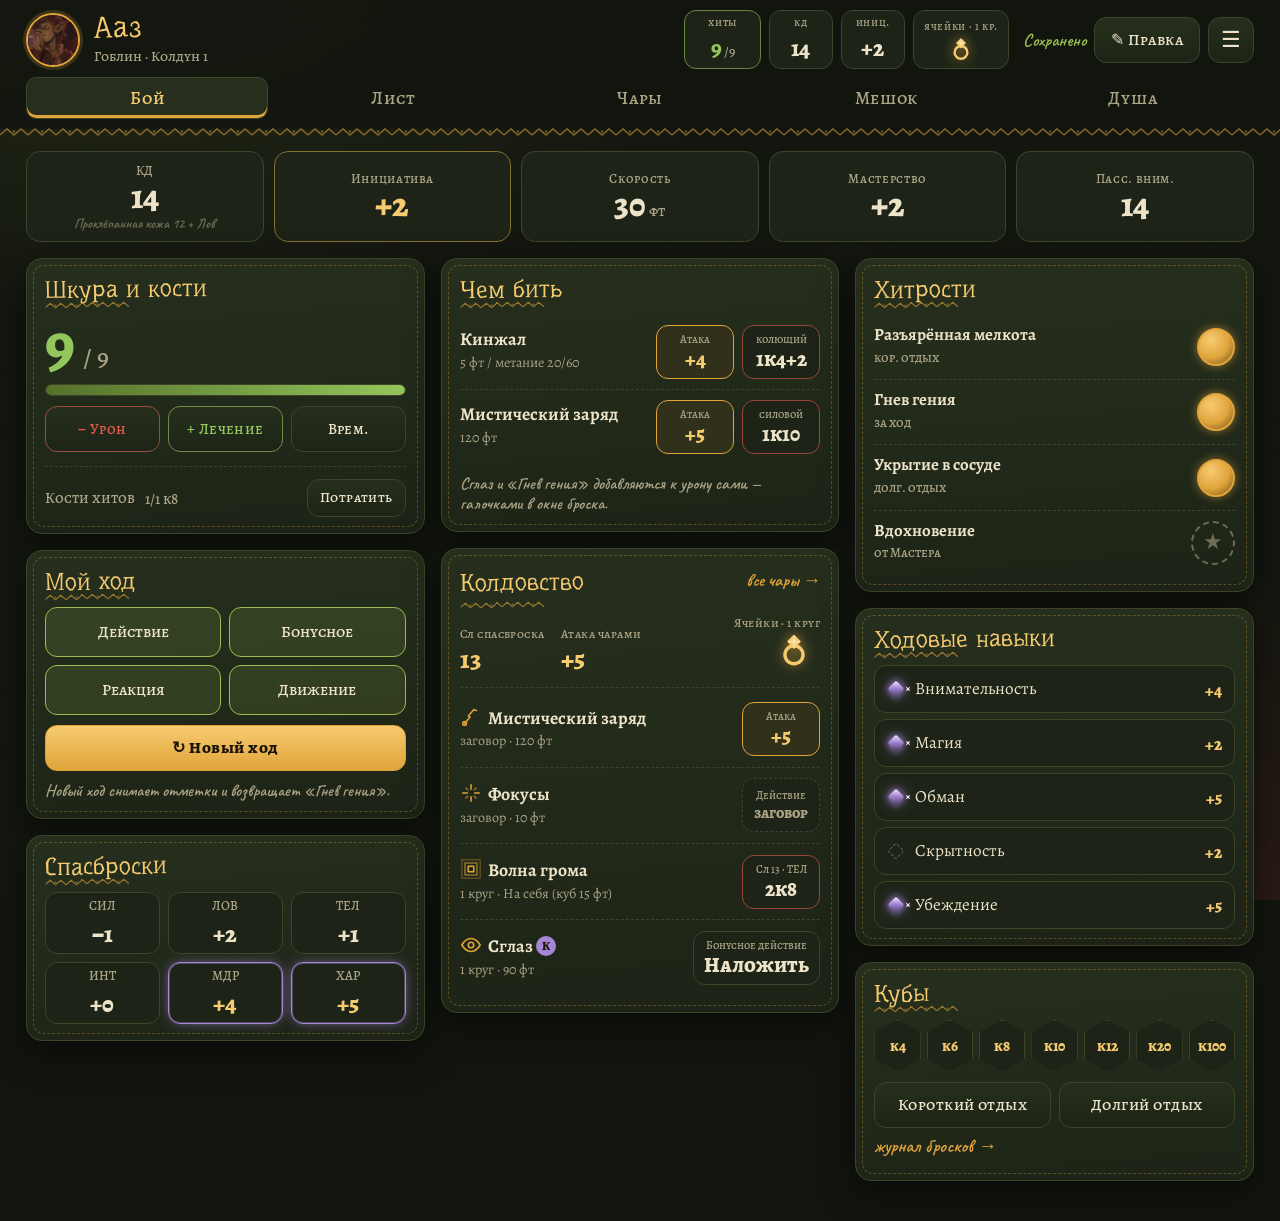
<file: index.html>
<!doctype html>
<html lang="ru"><head><meta charset="utf-8">
<meta name="viewport" content="width=device-width,initial-scale=1,viewport-fit=cover">
<title>Лист гоблина</title>
<meta name="description" content="Лист персонажа D&D 5e (2014) — Ааз, гоблин-колдун Гения. Броски, урон, ячейки, отдых. Работает без интернета.">
<meta name="theme-color" content="#12150e">
<meta name="apple-mobile-web-app-capable" content="yes">
<meta name="mobile-web-app-capable" content="yes">
<meta name="apple-mobile-web-app-status-bar-style" content="black-translucent">
<meta name="apple-mobile-web-app-title" content="Ааз">
<link rel="manifest" href="manifest.webmanifest">
<link rel="icon" href="icon-192.png">
<link rel="apple-touch-icon" href="apple-touch-icon.png">
<link rel="preload" href="fonts/alegreya-cyrillic-400-normal.woff2" as="font" type="font/woff2" crossorigin>
<link rel="preload" href="fonts/underdog-cyrillic-400-normal.woff2" as="font" type="font/woff2" crossorigin>
<link rel="stylesheet" href="style.css">
</head><body>
<div id="shell"></div>
<noscript><p style="padding:20px">Для листа нужен JavaScript.</p></noscript>
<script src="data.js"></script>
<script src="app.js"></script>
</body></html>
</file>
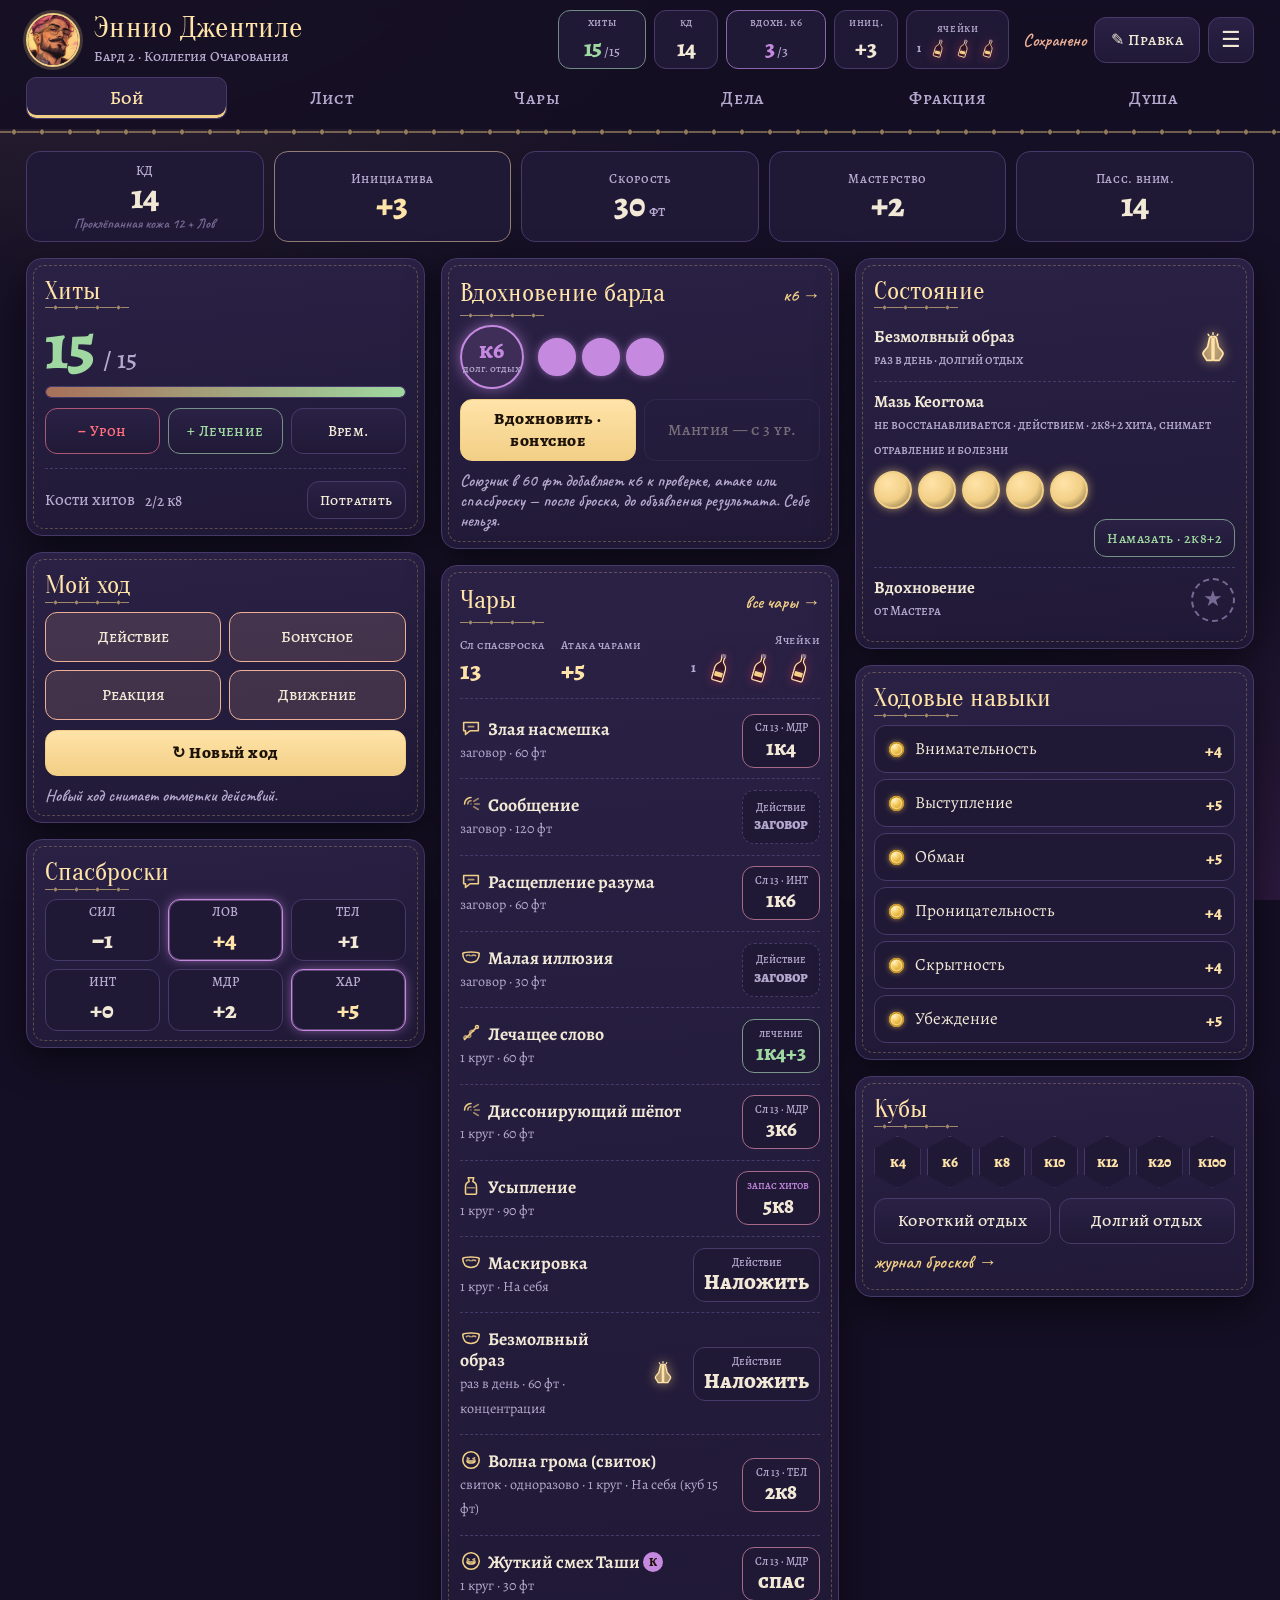
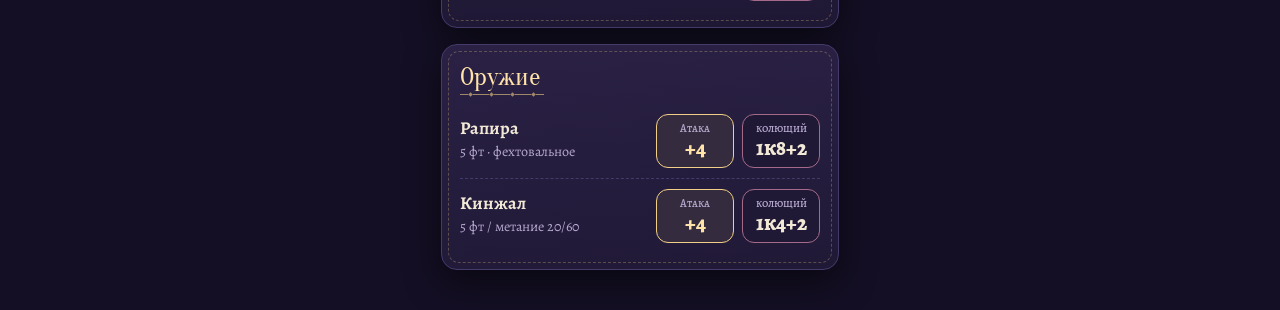
<file: ennio-sheet/index.html>
<!doctype html>
<html lang="ru"><head><meta charset="utf-8">
<meta name="viewport" content="width=device-width,initial-scale=1,viewport-fit=cover">
<title>Эннио Джентиле — лист</title>
<meta name="description" content="Лист персонажа D&amp;D 5e (2014) — Эннио Джентиле, бард из торгового дома Джентиле. Броски, вдохновение, ячейки, отдых. Работает без интернета.">
<meta name="theme-color" content="#140f24">
<meta name="apple-mobile-web-app-capable" content="yes">
<meta name="mobile-web-app-capable" content="yes">
<meta name="apple-mobile-web-app-status-bar-style" content="black-translucent">
<meta name="apple-mobile-web-app-title" content="Эннио">
<link rel="manifest" href="manifest.webmanifest">
<link rel="icon" href="icon-192.png">
<link rel="apple-touch-icon" href="apple-touch-icon.png">
<link rel="preload" href="fonts/alegreya-cyrillic-400-normal.woff2" as="font" type="font/woff2" crossorigin>
<link rel="preload" href="fonts/oranienbaum-cyrillic-400-normal.woff2" as="font" type="font/woff2" crossorigin>
<link rel="stylesheet" href="style.css">
</head><body>
<div id="shell"></div>
<noscript><p style="padding:20px">Для листа нужен JavaScript.</p></noscript>
<script src="data.js"></script>
<script src="app.js"></script>
</body></html>
</file>
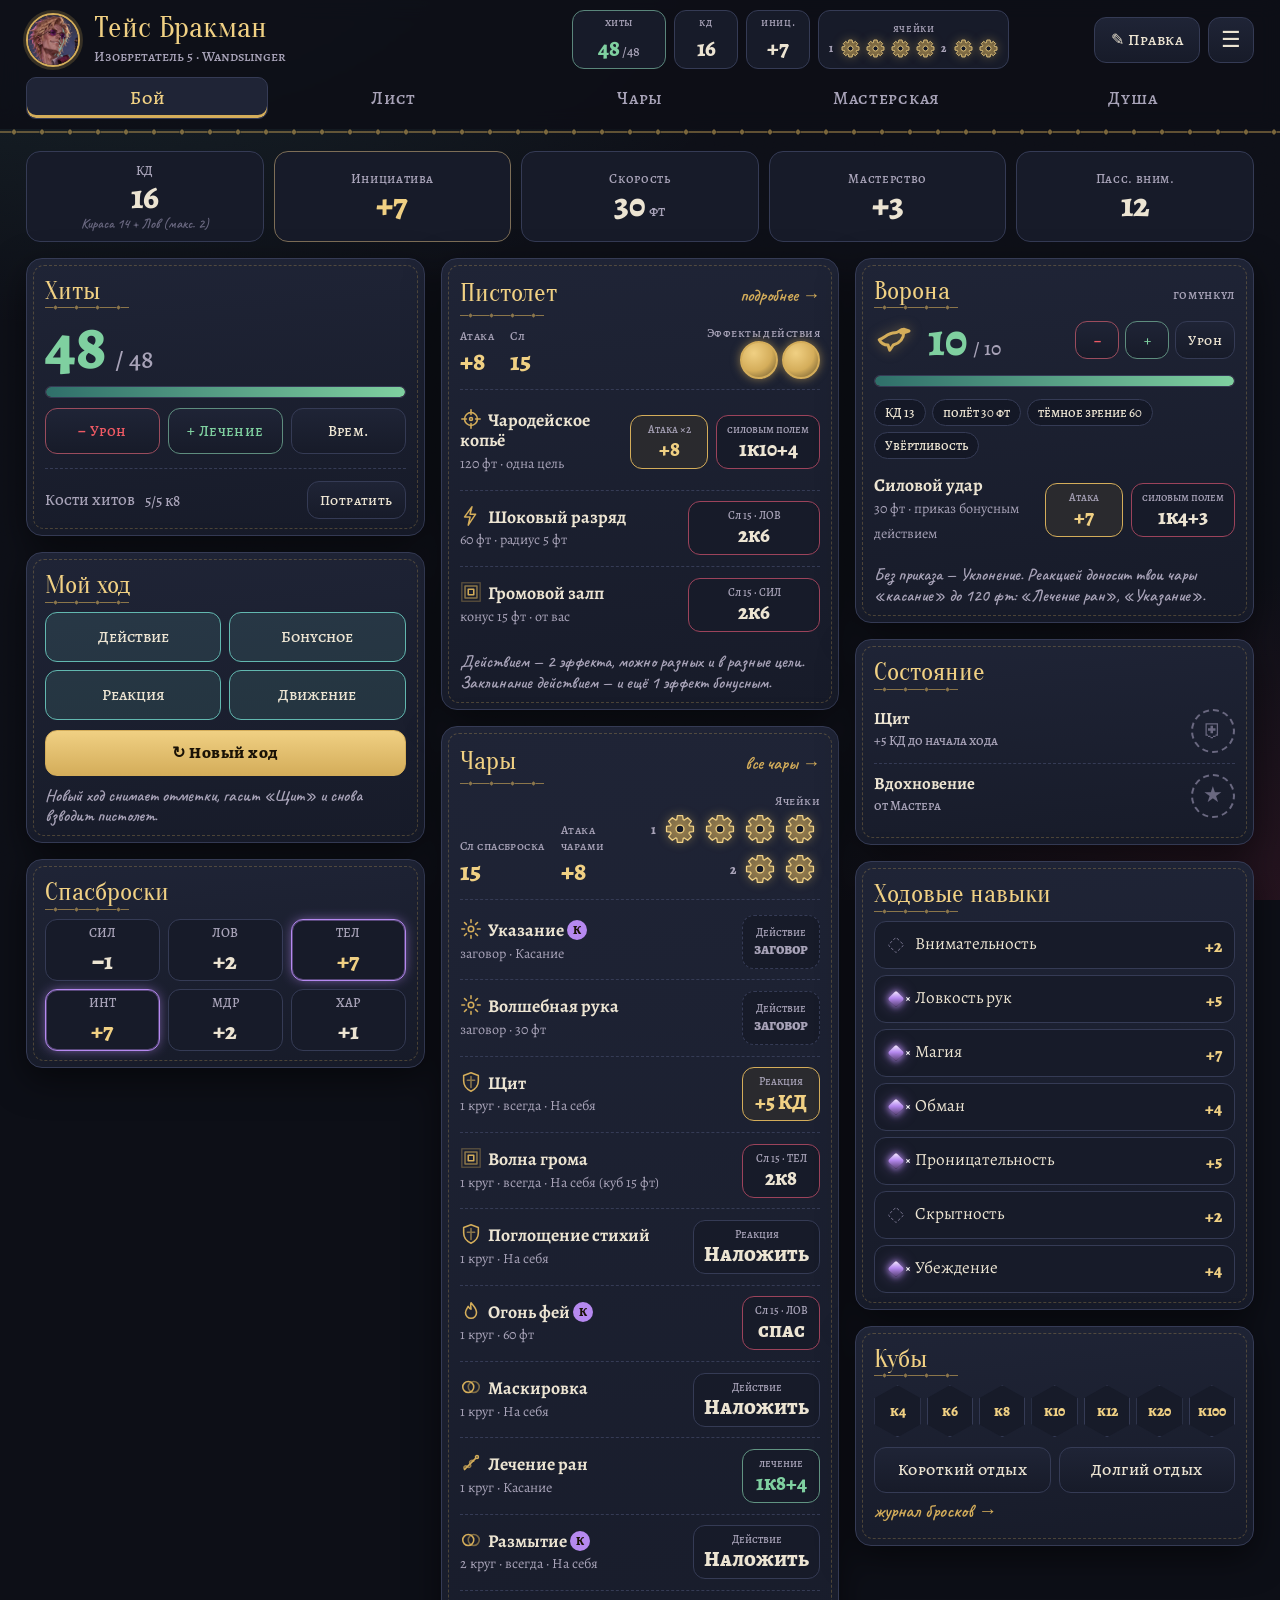
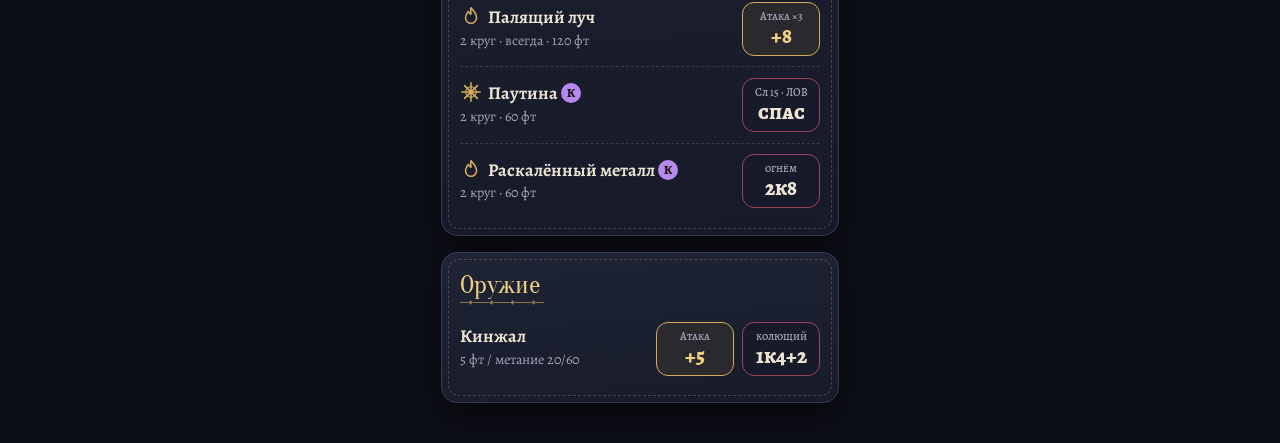
<file: teis-sheet/index.html>
<!doctype html>
<html lang="ru"><head><meta charset="utf-8">
<meta name="viewport" content="width=device-width,initial-scale=1,viewport-fit=cover">
<title>Тейс Бракман — лист</title>
<meta name="description" content="Лист персонажа D&D 5e (2014) — Тейс Бракман, изобретатель-Wandslinger из Кеттердама. Броски, пистолет, ворона, ячейки, инфузии. Работает без интернета.">
<meta name="theme-color" content="#0d0f17">
<meta name="apple-mobile-web-app-capable" content="yes">
<meta name="mobile-web-app-capable" content="yes">
<meta name="apple-mobile-web-app-status-bar-style" content="black-translucent">
<meta name="apple-mobile-web-app-title" content="Тейс">
<link rel="manifest" href="manifest.webmanifest">
<link rel="icon" href="icon-192.png">
<link rel="apple-touch-icon" href="apple-touch-icon.png">
<link rel="preload" href="fonts/alegreya-cyrillic-400-normal.woff2" as="font" type="font/woff2" crossorigin>
<link rel="preload" href="fonts/oranienbaum-cyrillic-400-normal.woff2" as="font" type="font/woff2" crossorigin>
<link rel="stylesheet" href="style.css">
</head><body>
<div id="shell"></div>
<noscript><p style="padding:20px">Для листа нужен JavaScript.</p></noscript>
<script src="data.js"></script>
<script src="app.js"></script>
</body></html>
</file>
<file: style.css>
/* ===== шрифты (лежат локально — работают офлайн) ===== */
@font-face{font-family:"Underdog";src:url(fonts/underdog-cyrillic-400-normal.woff2) format("woff2");unicode-range:U+0301,U+0400-045F,U+0490-0491,U+04B0-04B1,U+2116;font-display:swap}
@font-face{font-family:"Underdog";src:url(fonts/underdog-latin-400-normal.woff2) format("woff2");unicode-range:U+0000-00FF,U+2000-206F,U+2190-21FF;font-display:swap}
@font-face{font-family:"Alegreya";font-weight:400;src:url(fonts/alegreya-cyrillic-400-normal.woff2) format("woff2");unicode-range:U+0301,U+0400-045F,U+0490-0491,U+04B0-04B1,U+2116;font-display:swap}
@font-face{font-family:"Alegreya";font-weight:400;src:url(fonts/alegreya-latin-400-normal.woff2) format("woff2");unicode-range:U+0000-00FF,U+2000-206F,U+2190-21FF,U+2212;font-display:swap}
@font-face{font-family:"Alegreya";font-weight:400;font-style:italic;src:url(fonts/alegreya-cyrillic-400-italic.woff2) format("woff2");unicode-range:U+0301,U+0400-045F,U+0490-0491,U+04B0-04B1,U+2116;font-display:swap}
@font-face{font-family:"Alegreya";font-weight:400;font-style:italic;src:url(fonts/alegreya-latin-400-italic.woff2) format("woff2");unicode-range:U+0000-00FF,U+2000-206F;font-display:swap}
@font-face{font-family:"Alegreya";font-weight:700;src:url(fonts/alegreya-cyrillic-700-normal.woff2) format("woff2");unicode-range:U+0301,U+0400-045F,U+0490-0491,U+04B0-04B1,U+2116;font-display:swap}
@font-face{font-family:"Alegreya";font-weight:700;src:url(fonts/alegreya-latin-700-normal.woff2) format("woff2");unicode-range:U+0000-00FF,U+2000-206F,U+2212;font-display:swap}
@font-face{font-family:"Alegreya SC";font-weight:500;src:url(fonts/alegreya-sc-cyrillic-500-normal.woff2) format("woff2");unicode-range:U+0301,U+0400-045F,U+0490-0491,U+04B0-04B1,U+2116;font-display:swap}
@font-face{font-family:"Alegreya SC";font-weight:500;src:url(fonts/alegreya-sc-latin-500-normal.woff2) format("woff2");unicode-range:U+0000-00FF,U+2000-206F,U+2212;font-display:swap}
@font-face{font-family:"Alegreya SC";font-weight:800;src:url(fonts/alegreya-sc-cyrillic-800-normal.woff2) format("woff2");unicode-range:U+0301,U+0400-045F,U+0490-0491,U+04B0-04B1,U+2116;font-display:swap}
@font-face{font-family:"Alegreya SC";font-weight:800;src:url(fonts/alegreya-sc-latin-800-normal.woff2) format("woff2");unicode-range:U+0000-00FF,U+2000-206F,U+2212;font-display:swap}
@font-face{font-family:"Caveat";font-weight:600;src:url(fonts/caveat-cyrillic-600-normal.woff2) format("woff2");unicode-range:U+0301,U+0400-045F,U+0490-0491,U+04B0-04B1,U+2116;font-display:swap}
@font-face{font-family:"Caveat";font-weight:600;src:url(fonts/caveat-latin-600-normal.woff2) format("woff2");unicode-range:U+0000-00FF,U+2000-206F,U+2190-21FF;font-display:swap}

/* ===== темы ===== */
:root{
  --bg:#12150e;--bg2:#191e13;--card:#1d2417;--card2:#262f1d;--line:#3e4429;--stitch:rgba(224,164,58,.32);
  --ink:#ede3c9;--mut:#aaa385;--dim:#6f6c55;
  --gold:#e0a43a;--gold2:#f6cb70;--moss:#9bbd52;--moss-d:#55702a;--wine:#9a2f33;--berry:#d8473f;--bell:#a585d6;
  --good:#93c65c;--bad:#e2584e;--onGold:#1d1408;--glass:rgba(18,21,14,.86);
  --sh:0 12px 34px rgba(0,0,0,.5);
  --f-disp:"Underdog","Alegreya",serif;--f-body:"Alegreya",Georgia,serif;--f-sc:"Alegreya SC","Alegreya",serif;--f-hand:"Caveat",cursive;
  --zig:url("data:image/svg+xml,%3Csvg xmlns='http://www.w3.org/2000/svg' width='28' height='8' viewBox='0 0 28 8'%3E%3Cpath d='M0 7 7 1l7 6 7-6 7 6' fill='none' stroke='%23000' stroke-width='1.6'/%3E%3Ccircle cx='14' cy='3.6' r='1.1'/%3E%3C/svg%3E");
  color-scheme:dark;
}
:root[data-pal="vellum"]{
  --bg:#e4d6b2;--bg2:#dccba2;--card:#f5ecd6;--card2:#fbf4e3;--line:#cbb68b;--stitch:rgba(138,90,18,.38);
  --ink:#2a2116;--mut:#6a5a3d;--dim:#a2906d;
  --gold:#8a5a12;--gold2:#a8701a;--moss:#4f6c1f;--moss-d:#7d9a46;--wine:#7d1f24;--berry:#b3332c;--bell:#6b4c9a;
  --good:#3d7a1c;--bad:#b0342a;--onGold:#fff7e6;--glass:rgba(244,236,214,.9);--sh:0 10px 26px rgba(70,50,20,.18);color-scheme:light;
}
:root[data-pal="mirror"]{
  --bg:#140909;--bg2:#1c0d0f;--card:#251012;--card2:#311618;--line:#5a2a2d;--stitch:rgba(214,176,96,.32);
  --ink:#f3e5d0;--mut:#c6a690;--dim:#7d5d55;
  --gold:#d8b264;--gold2:#f2d390;--moss:#d8b264;--moss-d:#8e6b2c;--wine:#b8343a;--berry:#e24b4b;--bell:#c48ad8;
  --good:#b9cf73;--bad:#ef5f57;--onGold:#1c0c08;--glass:rgba(20,9,9,.86);
}

*{box-sizing:border-box}
[hidden]{display:none!important}
html{-webkit-text-size-adjust:100%;background:var(--bg)}
body{margin:0;min-height:100vh;background:var(--bg);color:var(--ink);font:400 17px/1.45 var(--f-body);-webkit-tap-highlight-color:transparent;overflow-x:hidden;
  background-image:radial-gradient(1200px 700px at 8% -10%,color-mix(in srgb,var(--moss) 14%,transparent),transparent 60%),radial-gradient(900px 700px at 105% 110%,color-mix(in srgb,var(--wine) 22%,transparent),transparent 60%);background-attachment:fixed}
body::after{content:"";position:fixed;inset:0;pointer-events:none;z-index:0;opacity:.07;mix-blend-mode:overlay;
  background-image:url("data:image/svg+xml,%3Csvg xmlns='http://www.w3.org/2000/svg' width='160' height='160'%3E%3Cfilter id='n'%3E%3CfeTurbulence type='fractalNoise' baseFrequency='.9' numOctaves='2'/%3E%3C/filter%3E%3Crect width='160' height='160' filter='url(%23n)'/%3E%3C/svg%3E")}
button,input,select,textarea{font:inherit;color:inherit}
button{cursor:pointer;touch-action:manipulation}
b{font-weight:700}

/* светлячки-споры */
.spores{position:fixed;inset:0;pointer-events:none;z-index:0;overflow:hidden}
.spores i{position:absolute;width:4px;height:4px;border-radius:50%;background:var(--gold2);box-shadow:0 0 10px 2px color-mix(in srgb,var(--gold) 70%,transparent);opacity:0;animation:spore 12s ease-in-out infinite}
@keyframes spore{0%{opacity:0;transform:translate(0,0)}30%{opacity:.55}70%{opacity:.35}100%{opacity:0;transform:translate(30px,-90px)}}
:root[data-pal="vellum"] .spores{display:none}

/* ===== шапка ===== */
.top{position:sticky;top:0;z-index:20;background:var(--glass);-webkit-backdrop-filter:blur(10px);backdrop-filter:blur(10px);padding-top:env(safe-area-inset-top)}
.top::after{content:"";position:absolute;left:0;right:0;bottom:-7px;height:8px;background:var(--gold);opacity:.55;-webkit-mask:var(--zig) repeat-x left/28px 8px;mask:var(--zig) repeat-x left/28px 8px}
.top-in{max-width:1260px;margin:0 auto;display:flex;align-items:center;gap:14px;padding:10px 16px 6px}
.ava{flex:none;width:54px;height:54px;border-radius:50%;padding:0;border:2px solid var(--gold);overflow:hidden;background:var(--card);box-shadow:0 0 0 3px color-mix(in srgb,var(--gold) 20%,transparent)}
.ava img{width:100%;height:100%;object-fit:cover;object-position:50% 14%;transform:scale(1.7);transform-origin:50% 14%}
.who{min-width:0;display:flex;flex-direction:column;line-height:1.1}
.who b{font:400 30px/1 var(--f-disp);color:var(--gold2);letter-spacing:.5px;transform:rotate(-2deg);transform-origin:left;white-space:nowrap}
.who small{font:500 14px var(--f-sc);color:var(--mut);margin-top:4px;white-space:nowrap}
.vitals{display:flex;gap:8px;margin-left:auto;flex-wrap:wrap;justify-content:flex-end}
.vit{display:flex;flex-direction:column;align-items:center;justify-content:center;min-width:64px;min-height:52px;padding:4px 10px;border-radius:12px;border:1px solid var(--line);background:var(--card);line-height:1}
button.vit:active{transform:translateY(1px)}
.vit small{font:500 11px var(--f-sc);color:var(--mut);letter-spacing:.06em;text-transform:lowercase;margin-bottom:3px}
.vit b{font:800 23px var(--f-sc);color:var(--ink)}
.vit em{font:500 14px var(--f-sc);color:var(--mut);font-style:normal}
.vit.hp{flex-direction:row;flex-wrap:wrap;gap:0 2px;align-items:baseline;border-color:color-mix(in srgb,var(--good) 50%,var(--line))}
.vit.hp small{width:100%;text-align:center}
.vit.hp b{color:var(--good)}
.vit.hp.low b{color:var(--gold2)} .vit.hp.down b{color:var(--bad)}
.vit .tmp{font:800 13px var(--f-sc);color:var(--bell);margin-left:3px}
.vit.slots span{display:flex;gap:2px}
.vit.conc{border-color:var(--bell);max-width:150px}.vit.conc b{font:700 15px var(--f-body);color:var(--bell);white-space:nowrap;overflow:hidden;text-overflow:ellipsis;max-width:130px}
.tools{display:flex;align-items:center;gap:8px}
.status{font:600 18px var(--f-hand);color:var(--moss);opacity:0;transition:opacity .3s}.status.on{opacity:1}
.tabs{max-width:1260px;margin:0 auto;display:flex;gap:4px;padding:2px 16px 10px;overflow-x:auto;scrollbar-width:none}
.tabs::-webkit-scrollbar{display:none}
.tabs button{flex:1 1 0;min-width:84px;min-height:42px;border:1px solid transparent;border-radius:10px;background:none;color:var(--mut);font:500 18px var(--f-sc);letter-spacing:.04em}
.tabs button.on{background:var(--card2);color:var(--gold2);border-color:var(--line);box-shadow:inset 0 -3px 0 var(--gold)}

/* ===== кнопки ===== */
.btn{display:inline-flex;align-items:center;justify-content:center;gap:6px;min-height:46px;padding:8px 16px;border-radius:12px;border:1px solid var(--line);background:linear-gradient(180deg,var(--card2),var(--card));color:var(--ink);font:500 16px var(--f-sc);letter-spacing:.03em;transition:transform .08s,filter .15s}
.btn:active{transform:translateY(1px);filter:brightness(1.1)}
.btn:disabled{opacity:.4}
.btn.small{min-height:38px;padding:4px 12px;font-size:14px}
.btn.icon{width:46px;padding:0;font-size:22px}
.btn.gold,.btn.pre{background:linear-gradient(180deg,var(--gold2),var(--gold));color:var(--onGold);border-color:var(--gold);font-weight:800}
.btn.good{border-color:color-mix(in srgb,var(--good) 55%,var(--line));color:var(--good)}
.btn.bad{border-color:color-mix(in srgb,var(--bad) 55%,var(--line));color:var(--bad)}
.btn.good.pre{background:var(--good);color:var(--onGold)} .btn.bad.pre{background:var(--bad);color:#fff}
.btn.ghost{background:none}
.btn.wide{width:100%}.btn.big{min-height:56px;font-size:19px;padding:0 28px}
.btn.on{border-color:var(--moss);color:var(--moss)}
.edit-btn.on{background:var(--moss);color:var(--onGold);border-color:var(--moss);font-weight:800}
.lnk{background:none;border:0;color:var(--gold);font:600 19px var(--f-hand);padding:6px 0;min-height:36px}
.row2,.row3{display:grid;gap:8px;margin-top:10px}
.row3 .btn{padding:6px 4px;font-size:15px}.row2{grid-template-columns:1fr 1fr}.row3{grid-template-columns:1fr 1fr 1fr}

/* ===== раскладка ===== */
.wrap{position:relative;z-index:1;max-width:1260px;margin:0 auto;padding:22px 16px calc(40px + env(safe-area-inset-bottom))}
.grid{display:grid;gap:16px;align-items:start;margin-top:16px}
.col{display:flex;flex-direction:column;gap:16px;min-width:0}
.g-fight,.g-sheet{grid-template-columns:repeat(3,minmax(0,1fr))}
.g-two{grid-template-columns:repeat(2,minmax(0,1fr))}
@media (max-width:1080px){ .g-fight{grid-template-columns:repeat(2,minmax(0,1fr))} .g-fight>.col:nth-child(3){grid-column:1/-1;display:grid;grid-template-columns:1fr 1fr} .g-sheet{grid-template-columns:1fr 1fr} .g-sheet>.col:nth-child(3){grid-column:1/-1;display:grid;grid-template-columns:1fr 1fr} }
@media (max-width:720px){ .g-fight,.g-sheet,.g-two{grid-template-columns:1fr} .g-fight>.col:nth-child(3),.g-sheet>.col:nth-child(3){display:flex} .vitals .vit:not(.hp):not(.slots){display:none} .who small{display:none} .tools .status{display:none} }

/* ===== карточки: кожа со стежками ===== */
.card{position:relative;background:linear-gradient(175deg,var(--card2),var(--card));border:1px solid var(--line);border-radius:16px;padding:18px 18px 16px;box-shadow:var(--sh)}
.card::before{content:"";position:absolute;inset:6px;border:1.5px dashed var(--stitch);border-radius:11px;pointer-events:none}
.card>*{position:relative}
.card h2{display:flex;align-items:baseline;justify-content:space-between;gap:10px;margin:0 0 12px;font:400 24px/1.1 var(--f-disp);color:var(--gold2);transform:rotate(-.8deg);transform-origin:left}
.card h2::after{content:"";position:absolute;left:0;bottom:-6px;width:84px;height:7px;background:var(--gold);opacity:.6;-webkit-mask:var(--zig) repeat-x left/21px 7px;mask:var(--zig) repeat-x left/21px 7px}
.card h2 .lnk{font-size:18px;transform:rotate(.8deg)}
.hint{margin:10px 0 0;font:600 17px/1.2 var(--f-hand);color:var(--mut)}
.dim{color:var(--dim)}
.empty{font:600 20px var(--f-hand);color:var(--mut);margin:6px 0}
h3{font:400 22px var(--f-disp);color:var(--gold);margin:22px 0 10px}

/* ===== бой ===== */
.statline{display:grid;grid-template-columns:repeat(5,minmax(0,1fr));gap:10px}
.st{display:flex;flex-direction:column;align-items:center;justify-content:center;padding:10px 6px;border-radius:14px;border:1px solid var(--line);background:var(--card);min-height:84px;text-align:center}
.st small{font:500 13px var(--f-sc);color:var(--mut);letter-spacing:.05em}
.st b{font:800 34px/1.05 var(--f-sc);color:var(--ink)} .st b i{font:500 15px var(--f-sc);color:var(--mut);font-style:normal}
.st em{font:600 14px/1 var(--f-hand);color:var(--dim);margin-top:2px}
.st.tap{border-color:color-mix(in srgb,var(--gold) 45%,var(--line))} .st.tap b{color:var(--gold2)}
@media (max-width:720px){ .statline{grid-template-columns:repeat(3,1fr)} .statline .st:nth-child(n+4){display:none} }

.hpbig{display:flex;align-items:baseline;gap:8px;margin:2px 0 8px}
.hpbig b{font:800 64px/0.95 var(--f-sc);color:var(--good)} .hpbig.down b{color:var(--bad)}
.hpbig span{font:500 26px var(--f-sc);color:var(--mut)} .hpbig em{font:700 18px var(--f-sc);color:var(--bell);font-style:normal;margin-left:auto}
.hpbar{position:relative;height:12px;border-radius:8px;background:color-mix(in srgb,var(--bad) 22%,var(--bg));overflow:hidden;border:1px solid var(--line)}
.hpbar i{position:absolute;left:0;top:0;bottom:0;background:linear-gradient(90deg,var(--moss-d),var(--good));border-radius:8px;transition:width .4s}
.hpbar u{position:absolute;right:0;top:0;bottom:0;background:repeating-linear-gradient(45deg,var(--bell) 0 4px,transparent 4px 8px);opacity:.8}
.hd{display:flex;align-items:center;gap:10px;margin-top:14px;padding-top:12px;border-top:1px dashed var(--line)}
.hd span{font:500 15px var(--f-sc);color:var(--mut)} .hd b{font:800 18px var(--f-sc);margin-right:auto}
.death{margin-top:14px;padding:12px;border-radius:12px;background:color-mix(in srgb,var(--bad) 10%,transparent);border:1px solid color-mix(in srgb,var(--bad) 40%,var(--line));display:grid;gap:10px}
.death>div{display:flex;align-items:center;justify-content:space-between}
.lab{font:500 15px var(--f-sc);color:var(--mut)}
.dsr{display:flex;gap:10px}
.ds{width:36px;height:36px;border-radius:50%;border:2px solid var(--line);background:var(--bg)}
.ds.s.on{background:var(--good);border-color:var(--good)} .ds.f.on{background:var(--bad);border-color:var(--bad);box-shadow:0 0 12px var(--bad)}

.econ{display:grid;grid-template-columns:1fr 1fr;gap:8px;margin-bottom:10px}
.eco{min-height:50px;border-radius:12px;border:1.5px solid var(--moss);background:color-mix(in srgb,var(--moss) 14%,transparent);color:var(--ink);font:500 16px var(--f-sc)}
.eco.used{border-style:dashed;border-color:var(--dim);background:none;color:var(--dim);text-decoration:line-through}

.arow{display:grid;grid-template-columns:1fr auto auto;align-items:center;gap:8px;padding:10px 0;border-bottom:1px dashed var(--line)}
.arow:last-of-type{border-bottom:0}
.arow.sp{grid-template-columns:1fr auto}
.an{min-width:0} .an b{display:block;font:700 18px/1.15 var(--f-body)} .an small{color:var(--mut);font-size:14px}
.kc{display:inline-grid;place-items:center;width:20px;height:20px;border-radius:50%;background:var(--bell);color:var(--onGold);font:800 12px var(--f-sc);font-style:normal;vertical-align:2px}
.pill{display:flex;flex-direction:column;align-items:center;justify-content:center;min-width:78px;min-height:54px;padding:4px 10px;border-radius:12px;border:1px solid var(--line);background:var(--card);font:800 21px/1 var(--f-sc);color:var(--ink)}
.pill small{font:500 11px/1.1 var(--f-sc);color:var(--mut);margin-bottom:3px;max-width:120px;text-align:center}
.pill.hit{border-color:var(--gold);color:var(--gold2);background:color-mix(in srgb,var(--gold) 10%,var(--card))}
.pill.dmg{border-color:color-mix(in srgb,var(--berry) 60%,var(--line));color:var(--ink)}
.pill.ghost{border-style:dashed;font-size:15px;color:var(--mut)}
.pill:active{transform:translateY(1px)}

.sphead{display:grid;grid-template-columns:auto auto 1fr;gap:16px;align-items:end;padding-bottom:10px;margin-bottom:4px;border-bottom:1px dashed var(--line)}
.sphead small,.maghead small{display:block;font:500 12px var(--f-sc);color:var(--mut);letter-spacing:.04em}
.sphead b{font:800 26px var(--f-sc);color:var(--gold2)}
.lamps{justify-self:end;text-align:right} .lamps span{display:flex;gap:4px;justify-content:flex-end}
.only-lamps{grid-template-columns:1fr;border:0;margin:6px 0 0;padding:0}.only-lamps>div:not(.lamps){display:none}.only-lamps .lamps{justify-self:start;text-align:left}.only-lamps .lamps span{justify-content:flex-start}
.lampb{background:none;border:0;padding:2px;min-width:52px;min-height:44px}
.lamp{width:44px;height:30px;fill:none;stroke:var(--dim);stroke-width:1.6;stroke-linejoin:round}
.vit .lamp{width:30px;height:20px}
.lamp.on{fill:color-mix(in srgb,var(--gold) 55%,transparent);stroke:var(--gold2);filter:drop-shadow(0 0 6px color-mix(in srgb,var(--gold) 80%,transparent))}

.resrow{display:flex;align-items:center;justify-content:space-between;gap:10px;padding:10px 0;border-bottom:1px dashed var(--line)}
.resrow:last-child{border-bottom:0}
.resrow b{display:block;font:700 17px/1.15 var(--f-body)} .resrow small{font:500 13px var(--f-sc);color:var(--mut)}
.pips{display:flex;gap:6px;flex-wrap:wrap;justify-content:flex-end}
.pip{width:38px;height:38px;border-radius:50%;border:2px dashed var(--dim);background:none;padding:0}
.pip.on{border:2px solid var(--gold);background:radial-gradient(circle at 35% 30%,var(--gold2),var(--gold) 55%,color-mix(in srgb,var(--gold) 50%,#000));box-shadow:0 0 10px color-mix(in srgb,var(--gold) 60%,transparent)}
.insp{width:44px;height:44px;border-radius:50%;border:2px dashed var(--dim);background:none;color:var(--dim);font-size:22px}
.insp.on{border:2px solid var(--gold);color:var(--onGold);background:var(--gold2);box-shadow:0 0 14px var(--gold)}
.hexon{margin-top:10px;padding:10px 12px;border-radius:12px;border:1px solid var(--bell);background:color-mix(in srgb,var(--bell) 14%,transparent);font-size:15px}
.hexon .lnk{color:var(--bell);font-size:18px;padding:0 0 0 6px;min-height:0}

.sgrid{display:grid;grid-template-columns:repeat(3,1fr);gap:8px}
.sv{min-height:62px;border-radius:12px;border:1px solid var(--line);background:var(--card);display:flex;flex-direction:column;align-items:center;justify-content:center;line-height:1}
.sv small{font:500 13px var(--f-sc);color:var(--mut);margin-bottom:4px} .sv b{font:800 24px var(--f-sc)}
.sv.prof{border-color:var(--bell);box-shadow:inset 0 0 0 1px color-mix(in srgb,var(--bell) 40%,transparent),0 0 14px -4px var(--bell)} .sv.prof b{color:var(--gold2)}
.qsk{display:grid;gap:6px}
.qs{display:flex;align-items:center;gap:10px;min-height:48px;padding:6px 12px;border-radius:12px;border:1px solid var(--line);background:var(--card);text-align:left}
.qs span{flex:1;font-size:17px} .qs b{font:800 21px var(--f-sc);color:var(--gold2)}
.dice{display:grid;grid-template-columns:repeat(7,1fr);gap:6px}
.die{min-height:52px;border-radius:10px;border:1px solid var(--line);background:var(--card);font:800 15px var(--f-sc);color:var(--gold2);clip-path:polygon(50% 0,100% 25%,100% 75%,50% 100%,0 75%,0 25%)}
.die:active{background:var(--gold);color:var(--onGold)}

/* искры джинна — отметки владения */
.gems{display:inline-flex;align-items:center;gap:1px;flex:none;min-width:18px;justify-content:center}
.gem{position:relative;display:inline-block;width:12px;height:12px;transform:rotate(45deg);border:1.5px dashed var(--dim);border-radius:2px}
.gem.on{border:0;background:linear-gradient(135deg,#fbf0ff 0%,var(--bell) 45%,color-mix(in srgb,var(--bell) 45%,#000) 100%);box-shadow:0 0 6px 1px color-mix(in srgb,var(--bell) 80%,transparent),0 0 14px 2px color-mix(in srgb,var(--bell) 35%,transparent);animation:gemglow 3.2s ease-in-out infinite}
.gem.on::after{content:"";position:absolute;width:7px;height:7px;top:-6px;right:-6px;background:#fff;clip-path:polygon(50% 0,60% 40%,100% 50%,60% 60%,50% 100%,40% 60%,0 50%,40% 40%);opacity:.9;animation:twinkle 2.4s ease-in-out infinite}
.gems .gem.on+.gem.on{margin-left:-2px;width:10px;height:10px}
.gems .gem.on+.gem.on::after{display:none}
@keyframes gemglow{50%{box-shadow:0 0 9px 2px color-mix(in srgb,var(--bell) 95%,transparent),0 0 20px 4px color-mix(in srgb,var(--bell) 45%,transparent)}}

/* ===== лист ===== */
.hero{display:grid;grid-template-columns:240px 1fr;gap:24px;padding:22px}
.portrait{position:relative;padding:0;border:0;background:none;align-self:start}
.portrait .pimg{display:block;width:100%;aspect-ratio:3/4;object-fit:cover;object-position:50% 12%;border-radius:120px 120px 14px 14px;border:3px solid var(--gold);box-shadow:0 0 0 6px var(--card),0 0 0 7.5px var(--stitch),var(--sh)}
.scrawl{position:absolute;right:-10px;bottom:-14px;font:600 19px var(--f-hand);color:var(--berry);transform:rotate(-6deg);background:var(--card);padding:0 8px;border-radius:6px}
.nm h1{margin:0;font:400 64px/1 var(--f-disp);color:var(--gold2);transform:rotate(-1.6deg);transform-origin:left;text-shadow:0 3px 0 color-mix(in srgb,var(--wine) 60%,transparent)}
.idgrid{display:grid;grid-template-columns:repeat(4,minmax(0,1fr));gap:12px 18px;margin:20px 0 14px}
.idf small,.cf small,.pf small,.lookgrid small{display:block;font:500 12px var(--f-sc);color:var(--mut);letter-spacing:.06em}
.idf div{font-size:17px;border-bottom:1px dashed var(--line);padding-bottom:3px;min-height:28px}
.quote{margin:4px 0 0;padding:4px 0 4px 16px;border-left:3px solid var(--berry);font:600 22px/1.2 var(--f-hand);color:var(--ink);opacity:.92}
@media (max-width:900px){ .hero{grid-template-columns:170px 1fr;gap:18px} .nm h1{font-size:48px} .idgrid{grid-template-columns:repeat(2,1fr)} }
@media (max-width:560px){ .hero{grid-template-columns:1fr} .portrait{max-width:200px} }

.abil{display:grid;grid-template-columns:repeat(6,minmax(0,1fr));gap:12px;margin-top:16px}
.ab{position:relative;display:flex;flex-direction:column;align-items:center;padding:12px 6px 24px;border-radius:18px 18px 40px 40px;border:1px solid var(--line);background:linear-gradient(180deg,var(--card2),var(--card));box-shadow:var(--sh)}
.ab small{font:500 13px var(--f-sc);color:var(--mut);letter-spacing:.04em}
.abm{background:none;border:0;font:800 44px/1.1 var(--f-sc);color:var(--gold2);min-width:90px;min-height:56px}
.abs{position:absolute;bottom:-14px;min-width:52px;height:32px;display:grid;place-items:center;border-radius:16px;border:1.5px solid var(--gold);background:var(--bg2);font:800 18px var(--f-sc)}
.abs .in{width:56px;text-align:center;padding:2px;height:30px;border:0;background:none}
@media (max-width:720px){ .abil{grid-template-columns:repeat(3,1fr);row-gap:24px} }

.lrow{display:flex;align-items:center;gap:4px;border-bottom:1px dashed var(--line)}
.lrow:last-of-type{border-bottom:0}
.mark{background:none;border:0;min-width:36px;min-height:44px;display:grid;place-items:center;padding:0}
body:not(.editing) .mark{pointer-events:none}
body.editing .mark{border-radius:10px;background:color-mix(in srgb,var(--moss) 12%,transparent)}
.lr{flex:1;display:flex;align-items:center;justify-content:space-between;gap:8px;background:none;border:0;min-height:44px;text-align:left;padding:0 4px}
.lr span{font-size:17px} .lr span i{font:500 12px var(--f-sc);color:var(--dim);font-style:normal}
.lr b{font:800 20px var(--f-sc);color:var(--gold2)}
.coregrid{display:grid;grid-template-columns:1fr 1fr;gap:12px}
.cf b{font:800 24px var(--f-sc)}
.sub{display:block;font:500 12px var(--f-sc);color:var(--mut);margin-top:12px}
.feat{border-bottom:1px dashed var(--line);padding:4px 0}
.feat:last-of-type{border-bottom:0}
.feat summary{list-style:none;display:flex;justify-content:space-between;align-items:baseline;gap:8px;min-height:44px;align-items:center;cursor:pointer}
.feat summary::-webkit-details-marker{display:none}
.feat summary b{font-size:17px} .feat summary b::before{content:"▸ ";color:var(--gold)} .feat[open] summary b::before{content:"▾ "}
.feat summary small{font:500 12px var(--f-sc);color:var(--mut);text-align:right}
.feat p{margin:0 0 10px;font-size:16px;color:var(--ink);opacity:.92}
.pf{margin-bottom:10px} .pf div{font-size:16px}

/* ===== чары ===== */
.maghead{display:grid;grid-template-columns:repeat(4,1fr);gap:10px}
.maghead>div{padding:10px;border-radius:12px;border:1px solid var(--line);background:var(--card);text-align:center}
.maghead b{font:800 26px var(--f-sc);color:var(--gold2)}
@media (max-width:720px){ .maghead{grid-template-columns:1fr 1fr} }
.lvlh{display:flex;align-items:center;gap:12px}
.lvlh::after{content:"";flex:1;height:7px;background:var(--gold);opacity:.4;-webkit-mask:var(--zig) repeat-x left/21px 7px;mask:var(--zig) repeat-x left/21px 7px}
.spgrid{display:grid;grid-template-columns:repeat(2,minmax(0,1fr));gap:16px}
@media (max-width:720px){ .spgrid{grid-template-columns:1fr} }
.spell h4{margin:0;font:400 26px/1.05 var(--f-disp);color:var(--gold2)}
.sp-t small{color:var(--mut);font-style:italic}
.chips{display:flex;flex-wrap:wrap;gap:6px;margin:12px 0 6px}
.chip{font:500 13px var(--f-sc);padding:4px 10px;border-radius:20px;border:1px solid var(--line);background:var(--bg2);color:var(--ink)}
.chip.kc{border-color:var(--bell);color:var(--bell);background:none}
.chip.warm{border-color:var(--berry);color:var(--ink);font-weight:800}
.sp-d summary{font:600 19px var(--f-hand);color:var(--gold);cursor:pointer;min-height:36px;display:flex;align-items:center}
.sp-d p{margin:4px 0 6px;font-size:16px}
.sp-a{margin-top:8px}

/* ===== мешок ===== */
.coinrow{display:grid;grid-template-columns:repeat(5,minmax(0,1fr));gap:10px}
.coin{display:flex;flex-direction:column;align-items:center;gap:6px}
.cface{width:58px;height:58px;border-radius:50%;display:grid;place-items:center;font:800 16px var(--f-sc);color:#2a1c0a;box-shadow:inset 0 -4px 0 rgba(0,0,0,.25),inset 0 3px 0 rgba(255,255,255,.35),0 4px 10px rgba(0,0,0,.35);border:2px solid rgba(0,0,0,.25)}
.c-cp .cface{background:radial-gradient(circle at 35% 30%,#e6a77a,#a8592e)} .c-sp .cface{background:radial-gradient(circle at 35% 30%,#f2f2ee,#9aa0a2)}
.c-ep .cface{background:radial-gradient(circle at 35% 30%,#f1e6a8,#b5a557)} .c-gp .cface{background:radial-gradient(circle at 35% 30%,#ffe596,#c9921e)} .c-pp .cface{background:radial-gradient(circle at 35% 30%,#ffffff,#b7c6d4)}
.coin .in{width:100%;text-align:center;font:800 22px var(--f-sc)}
.cbtn{display:flex;gap:4px;width:100%}
.cbtn button,.qty button{flex:1;min-height:40px;border-radius:10px;border:1px solid var(--line);background:var(--card);font:800 20px var(--f-sc);color:var(--gold2)}
@media (max-width:620px){ .coinrow{grid-template-columns:repeat(3,1fr)} }
.itemlist{display:flex;flex-direction:column}
.item{display:grid;grid-template-columns:132px 1fr auto;gap:10px;align-items:center;padding:8px 0;border-bottom:1px dashed var(--line)}
.qty{display:flex;align-items:center;gap:4px} .qty button{flex:none;width:40px} .qty .in{width:44px;text-align:center;padding:4px 2px;font:800 18px var(--f-sc)}
.itx{display:flex;flex-direction:column;min-width:0}
.trs{display:grid;grid-template-columns:repeat(2,minmax(0,1fr));gap:10px}
.tr{position:relative;padding:12px 12px 10px 46px;border-radius:12px;border:1px solid color-mix(in srgb,var(--gold) 40%,var(--line));background:color-mix(in srgb,var(--gold) 6%,var(--card));transform:rotate(-.6deg)}
.tr:nth-child(even){transform:rotate(.7deg)}
.tr .del{position:absolute;top:4px;right:4px}
.tr .in.b{padding-right:36px}
.shine{position:absolute;left:12px;top:16px;width:22px;height:22px;background:var(--gold2);clip-path:polygon(50% 0,61% 39%,100% 50%,61% 61%,50% 100%,39% 61%,0 50%,39% 39%);filter:drop-shadow(0 0 6px var(--gold));animation:twinkle 3s ease-in-out infinite}
@keyframes twinkle{50%{transform:scale(.75) rotate(20deg);opacity:.7}}
.scrawl-note{margin:-4px 0 10px;font:600 21px var(--f-hand);color:var(--berry);transform:rotate(-1.5deg)}
@media (max-width:620px){ .trs{grid-template-columns:1fr} .item{grid-template-columns:1fr auto} .qty{grid-column:1/-1;order:2} }

/* ===== душа ===== */
.lookgrid{display:grid;grid-template-columns:repeat(3,1fr);gap:10px 16px}
.lookgrid label{display:block}

/* ===== поля ===== */
.in{width:100%;min-height:42px;padding:8px 10px;border-radius:10px;border:1px solid var(--line);background:var(--bg2);color:var(--ink);font-size:17px;outline:none}
.in:focus{border-color:var(--gold);box-shadow:0 0 0 3px color-mix(in srgb,var(--gold) 25%,transparent)}
textarea.in{resize:none;line-height:1.45;overflow:hidden}
select.in{appearance:none;-webkit-appearance:none;background-image:linear-gradient(45deg,transparent 50%,var(--gold) 50%),linear-gradient(135deg,var(--gold) 50%,transparent 50%);background-position:calc(100% - 16px) 50%,calc(100% - 11px) 50%;background-size:5px 5px;background-repeat:no-repeat;padding-right:28px}
.in.bare{border-color:transparent;background:none;padding:4px 6px;min-height:34px}
.in.bare:focus{background:var(--bg2);border-color:var(--gold)}
.in.bare.b{font-weight:700;font-size:17px} .in.bare.s{font-size:14px;color:var(--mut);min-height:28px}
.in.paper{background:color-mix(in srgb,var(--bg2) 60%,transparent);border-style:dashed;font-size:17px}
.in.big{font:400 44px var(--f-disp);color:var(--gold2);min-height:60px}
.chk{width:24px;height:24px;accent-color:var(--gold);vertical-align:middle}
.edrow{display:grid;gap:8px;padding:12px;margin-bottom:12px;border-radius:12px;border:1px dashed var(--moss);background:color-mix(in srgb,var(--moss) 6%,transparent)}
.ed3{display:grid;grid-template-columns:repeat(3,minmax(0,1fr));gap:8px}
.ed3 label{font:500 12px var(--f-sc);color:var(--mut);display:flex;flex-direction:column;gap:4px}
.ed3 label small{font:400 12px var(--f-body);color:var(--dim)}
.chks{display:flex;flex-direction:column;gap:4px;justify-content:center}
.chks label{flex-direction:row;align-items:center;gap:6px;font-size:14px}
@media (max-width:620px){ .ed3{grid-template-columns:1fr} }
.del{justify-self:start;background:none;border:0;color:var(--bad);font:600 18px var(--f-hand);min-height:36px;padding:0 6px}
.del.x2{font:700 16px var(--f-body);width:40px;height:40px;border-radius:10px;color:var(--dim)}
.del.sure{color:#fff;background:var(--bad);width:auto;padding:0 10px;font:600 17px var(--f-hand)}
.add{margin-top:10px}
body.editing .card:not(.spell):not(.hero){outline:0}

/* ===== окно броска ===== */
.rs{position:fixed;inset:0;z-index:50;display:flex;align-items:flex-end;justify-content:center}
.rs-back,.m-back{position:absolute;inset:0;background:rgba(0,0,0,.45);opacity:0;transition:opacity .2s}
.rs.open .rs-back,.modal.open .m-back{opacity:1}
.rs-card{position:relative;width:min(640px,100%);max-height:88vh;overflow:auto;background:linear-gradient(180deg,var(--card2),var(--card));border:1px solid var(--gold);border-bottom:0;border-radius:24px 24px 0 0;padding:20px 22px calc(22px + env(safe-area-inset-bottom));box-shadow:0 -10px 40px rgba(0,0,0,.5);transform:translateY(100%);transition:transform .22s cubic-bezier(.2,.9,.3,1)}
.rs.open .rs-card{transform:none}
.x{position:absolute;top:10px;right:12px;width:44px;height:44px;border-radius:50%;border:1px solid var(--line);background:var(--card);font-size:24px;line-height:1;z-index:2}
.rs-h h3{margin:0 50px 2px 0;font:400 28px/1.1 var(--f-disp);color:var(--gold2)}
.rs-h small{font:500 14px var(--f-sc);color:var(--mut)}
.advt{display:grid;grid-template-columns:repeat(3,1fr);gap:4px;margin:14px 0 6px;padding:4px;border-radius:14px;background:var(--bg2);border:1px solid var(--line)}
.advt button{min-height:44px;border:0;border-radius:10px;background:none;font:500 15px var(--f-sc);color:var(--mut)}
.advt button.on{background:var(--gold);color:var(--onGold);font-weight:800}
.rrow{display:flex;flex-wrap:wrap;align-items:center;gap:10px;padding:14px 0;border-bottom:1px dashed var(--line)}
.rrow:last-of-type{border-bottom:0}
.rrow .btn{margin-left:auto}
.d20{display:inline-grid;place-items:center;width:64px;height:72px;clip-path:polygon(50% 0,100% 25%,100% 75%,50% 100%,0 75%,0 25%);background:linear-gradient(160deg,var(--gold2),var(--gold) 60%,color-mix(in srgb,var(--gold) 60%,#000));color:var(--onGold);font:800 28px var(--f-sc)}
.d20.dim{opacity:.3;transform:scale(.85)}
.d20.crit{background:linear-gradient(160deg,#d6ff9a,var(--good));animation:pop .5s}
.d20.fumble{background:linear-gradient(160deg,#ff9b8f,var(--bad));color:#fff}
@keyframes pop{0%{transform:scale(.6) rotate(-20deg)}70%{transform:scale(1.12) rotate(4deg)}100%{transform:none}}
.op{font:800 22px var(--f-sc);color:var(--mut)} .eq{font:500 24px var(--f-sc);color:var(--dim)}
.tot{font:800 48px/1 var(--f-sc);color:var(--ink);min-width:54px}
.tot.land{animation:pop .35s}
.rrow.crit .tot{color:var(--good)} .rrow.fumble .tot{color:var(--bad)}
.rmsg{flex-basis:100%;margin:0;font:600 21px var(--f-hand);color:var(--gold)}
.rs-f{display:flex;gap:8px;justify-content:flex-end;margin-top:14px;flex-wrap:wrap}
.addons{display:flex;flex-wrap:wrap;gap:8px;margin:14px 0}
.tgl{min-height:46px;padding:6px 14px;border-radius:24px;border:1.5px dashed var(--dim);background:none;font:500 15px var(--f-sc);color:var(--mut)}
.tgl.on{border:1.5px solid var(--berry);background:color-mix(in srgb,var(--berry) 18%,transparent);color:var(--ink)}
.tgl:disabled{opacity:.4}
.dmgout{display:flex;flex-direction:column;align-items:center;gap:6px;padding:10px 0}
.tot.big{font-size:84px;color:var(--gold2);text-shadow:0 4px 0 color-mix(in srgb,var(--wine) 70%,transparent)}
.half{font:500 16px var(--f-sc);color:var(--mut)} .half b{color:var(--ink);font-size:22px}
.brk{list-style:none;margin:6px 0 0;padding:0;width:100%}
.brk li{display:grid;grid-template-columns:1fr auto 48px;gap:10px;padding:6px 0;border-bottom:1px dashed var(--line);font-size:16px}
.brk i{color:var(--dim);font-style:normal;font-size:14px} .brk b{text-align:right;font:800 18px var(--f-sc)}
.freebar{display:flex;align-items:center;justify-content:center;gap:18px;margin:14px 0 0}
.freebar b{font:800 26px var(--f-sc);min-width:90px;text-align:center}
.fr{margin:0;color:var(--mut);text-align:center}

/* ===== модалки ===== */
.modal{position:fixed;inset:0;z-index:60;display:flex;align-items:center;justify-content:center;padding:16px}
.m-card{position:relative;width:min(560px,100%);max-height:90vh;overflow:auto;background:linear-gradient(180deg,var(--card2),var(--card));border:1px solid var(--gold);border-radius:20px;padding:22px;box-shadow:var(--sh);transform:scale(.96);opacity:0;transition:transform .18s,opacity .18s}
.modal.open .m-card{transform:none;opacity:1}
.m-card h2{margin:0 50px 14px 0;font:400 30px var(--f-disp);color:var(--gold2)}
.hpnow{font:500 18px var(--f-sc);color:var(--mut)} .hpnow b{font:800 30px var(--f-sc);color:var(--ink)} .hpnow em{color:var(--bell);font-style:normal}
.hpin{margin:12px 0;padding:8px;border-radius:14px;background:var(--bg2);border:1px solid var(--line);text-align:center;font:800 54px/1.1 var(--f-sc);color:var(--gold2)}
.pad{display:grid;grid-template-columns:repeat(3,1fr);gap:8px}
.pad button{min-height:58px;border-radius:12px;border:1px solid var(--line);background:var(--card);font:800 24px var(--f-sc)}
.pad button:active{background:var(--gold);color:var(--onGold)}
.menu{display:grid;grid-template-columns:1fr 1fr;gap:8px}
.pals{display:grid;gap:8px}
.pal{display:grid;grid-template-columns:auto 1fr;grid-template-rows:auto auto;column-gap:12px;text-align:left;padding:12px;border-radius:14px;border:1.5px solid;min-height:60px}
.pal .sw{grid-row:span 2;display:flex;gap:3px;align-items:center} .pal .sw i{width:14px;height:30px;border-radius:4px;display:block}
.pal small{opacity:.75}
.pal.on{box-shadow:0 0 0 3px var(--gold)}
.calm-l{display:flex;align-items:center;gap:10px;margin:16px 0 4px;font-size:16px}
.danger{margin-top:16px;border-top:1px dashed var(--line);padding-top:10px}
.danger summary{font:600 19px var(--f-hand);color:var(--bad);cursor:pointer}
.log{list-style:none;padding:0;margin:0 0 12px}
.log li{display:grid;grid-template-columns:46px 1fr auto;gap:10px;align-items:baseline;padding:8px 0;border-bottom:1px dashed var(--line)}
.log time{font:500 13px var(--f-sc);color:var(--dim)} .log span small{display:block;color:var(--mut);font-size:13px} .log b{font:800 20px var(--f-sc);color:var(--gold2)}

/* ===== зеркало ===== */
.mirror{position:fixed;inset:0;z-index:80;display:grid;place-items:center;background:radial-gradient(circle at 50% 40%,rgba(120,20,28,.5),rgba(5,2,2,.94));opacity:0;transition:opacity .35s;padding:20px}
.mirror.open{opacity:1}
.mir-in{display:flex;flex-direction:column;align-items:center;gap:14px;max-width:560px;text-align:center}
.frame{padding:10px;border-radius:200px 200px 20px 20px;background:linear-gradient(160deg,#5b5248,#262019 50%,#6b6156);box-shadow:0 0 50px rgba(184,52,58,.45)}
.frame img{display:block;max-height:68vh;max-width:100%;border-radius:190px 190px 12px 12px;transform:scale(.94);filter:saturate(.8) brightness(.8);transition:transform 1.4s ease,filter 1.4s ease}
.mirror.open .frame img{transform:none;filter:none}
.mir-q{margin:0;font:600 24px/1.25 var(--f-hand);color:#f3d9c4}
.mir-in small{color:#a88a7a;font:500 14px var(--f-sc)}

/* ===== тост ===== */
.toast{position:fixed;left:50%;bottom:calc(22px + env(safe-area-inset-bottom));z-index:90;transform:translate(-50%,20px);opacity:0;transition:.2s;max-width:min(560px,calc(100% - 32px));padding:12px 16px;border-radius:14px;background:var(--card2);border:1px solid var(--gold);box-shadow:var(--sh);font-size:16px;display:flex;align-items:center;gap:12px}
.toast.on{transform:translate(-50%,0);opacity:1}

/* спокойный режим */
.calm *,.calm *::before,.calm *::after{animation:none!important;transition:none!important}
@media (prefers-reduced-motion:reduce){ *,*::before,*::after{animation:none!important;transition:none!important} }

/* правки для планшета в портрете */
.edit-btn{white-space:nowrap}
.in::placeholder{color:var(--dim);opacity:.7}
@media (max-width:1080px){ .vit.ini{display:none} .tools .status{display:none} .vit.conc{max-width:120px} .vit.conc b{max-width:100px} }
@media (max-width:960px){ .g-bag{grid-template-columns:1fr} }

/* ===== растения с арта ===== */
.flora{pointer-events:none;user-select:none;-webkit-user-select:none;filter:drop-shadow(0 6px 10px rgba(0,0,0,.45))}
.portrait{overflow:visible}
.portrait .flora{position:absolute;z-index:2}
.pf-rasp{width:62%;left:-18%;top:-9%;transform:rotate(-14deg)}
.pf-bell{width:38%;right:-16%;bottom:6%;transform:rotate(8deg)}
.pf-jun{width:70%;left:-14%;bottom:-11%;transform:rotate(-6deg)}
.portrait .scrawl{z-index:3}
.card>img.flora{position:absolute;z-index:0}
.cfl-card{opacity:.92}
.cfl-tr{width:120px;right:-16px;top:-26px;transform:rotate(10deg)}
.cfl-tall{width:84px;top:-34px;right:-10px}
.has-fl>h2{padding-right:70px}
:root[data-pal="vellum"] .flora{filter:drop-shadow(0 4px 6px rgba(80,50,20,.25))}
@media (max-width:720px){ .cfl-tr{width:86px} }

/* ===== заклинания: кнопка «произнести» ===== */
.sig{width:22px;height:22px;flex:none;fill:none;stroke:currentColor;stroke-width:1.7;stroke-linecap:round;stroke-linejoin:round;vertical-align:-4px;margin-right:6px}
.an-b{background:none;border:0;padding:4px 0;text-align:left;cursor:pointer;color:inherit}
.an-b b{color:var(--ink)} .an-b .sig{color:var(--gold)}
.inc-btn{display:grid;grid-template-columns:auto 1fr;grid-template-rows:auto auto;column-gap:10px;align-items:center;width:100%;margin:8px 0 6px;padding:12px 14px;border-radius:14px;text-align:left;border:1px solid color-mix(in srgb,var(--fxc,var(--gold)) 55%,var(--line));background:linear-gradient(100deg,color-mix(in srgb,var(--fxc,var(--gold)) 16%,transparent),transparent 70%);color:var(--ink)}
.inc-btn .sig{grid-row:span 2;width:34px;height:34px;color:var(--fxc,var(--gold));filter:drop-shadow(0 0 6px var(--fxc,var(--gold)))}
.inc-q{font:italic 400 19px/1.25 var(--f-body);color:var(--ink)}
.inc-btn b{font:500 13px var(--f-sc);letter-spacing:.06em;color:var(--fxc,var(--gold))}
.inc-btn:active{transform:translateY(1px)}
.spell.fx-blast,.cast.fx-blast{--fxc:#f0b24a;--fx2:#c9e27a}
.spell.fx-wave,.cast.fx-wave{--fxc:#8fd3e8;--fx2:#e9f6ff}
.spell.fx-hex,.cast.fx-hex{--fxc:#b48ae6;--fx2:#6fd18a}
.spell.fx-sparks,.cast.fx-sparks{--fxc:#f2cf7a;--fx2:#ffffff}
.spell.fx-flame,.cast.fx-flame{--fxc:#ff8a4a;--fx2:#ffd36a}
.spell.fx-shadow,.cast.fx-shadow{--fxc:#8a7fb8;--fx2:#3b335c}
:root[data-pal="vellum"] .spell.fx-wave{--fxc:#2f7c96} :root[data-pal="vellum"] .spell.fx-sparks{--fxc:#a06d10} :root[data-pal="vellum"] .spell.fx-blast{--fxc:#a8650c} :root[data-pal="vellum"] .spell.fx-hex{--fxc:#6b3fa8}
.spell h4{color:var(--fxc,var(--gold2))}
.spell::after{content:"";position:absolute;inset:0;border-radius:16px;pointer-events:none;background:radial-gradient(260px 120px at 100% 0,color-mix(in srgb,var(--fxc,var(--gold)) 13%,transparent),transparent 70%)}
.looks{margin-top:12px}
.looks summary{font:600 20px var(--f-hand);color:var(--gold);cursor:pointer;min-height:36px;display:flex;align-items:center}
.looks p{margin:6px 0 8px;font-size:16px;opacity:.93}
.mirror-l{padding-left:12px;border-left:3px solid var(--wine)}
.mirror-l b{color:var(--wine);font-family:var(--f-sc)}
.soul-top{margin-bottom:16px}
.mirror-ta{border-color:color-mix(in srgb,var(--wine) 50%,var(--line))!important}

/* ===== экран произнесения ===== */
.cast{position:fixed;inset:0;z-index:85;display:grid;place-items:center;overflow:auto;cursor:pointer;padding:max(28px,env(safe-area-inset-top)) 22px max(28px,env(safe-area-inset-bottom));
  background:radial-gradient(ellipse at 50% 38%,color-mix(in srgb,var(--fxc) 22%,#0b0d08) 0%,#060704 72%);opacity:0;transition:opacity .3s}
.cast.open{opacity:1}
body.cast-open{overflow:hidden}
.cast-fx{position:fixed;inset:0;pointer-events:none;overflow:hidden}
.cast .cfl{position:fixed;z-index:1;opacity:0;transition:opacity 1s .3s,transform 1.4s .3s}
.cast.open .cfl{opacity:.9}
.cf-a{width:min(34vw,300px);left:-40px;bottom:-30px;transform:rotate(-12deg) translateY(30px)}
.cf-b{width:min(26vw,220px);right:-30px;top:-20px;transform:rotate(168deg) translateY(30px)}
.cast.open .cf-a{transform:rotate(-8deg)} .cast.open .cf-b{transform:rotate(172deg)}
.fx-wave .cf-b{transform:rotate(160deg) translateY(30px)} .fx-wave.open .cf-b{transform:rotate(150deg) translate(30px,-10px)}
.cast-in{position:relative;z-index:2;max-width:860px;text-align:center;display:flex;flex-direction:column;align-items:center;gap:16px;color:#f0e6cf}
.cast-eye{font:500 15px var(--f-sc);letter-spacing:.12em;color:color-mix(in srgb,var(--fxc) 70%,#fff);animation:cfade .6s both}
.cast-in h2{margin:0;font:400 clamp(40px,6vw,64px)/1 var(--f-disp);color:var(--fxc);text-shadow:0 0 24px color-mix(in srgb,var(--fxc) 60%,transparent);animation:cfade .6s .1s both;display:flex;align-items:center;gap:12px}
.cast-in h2 .sig{width:44px;height:44px;margin:0}
.cast-words{margin:6px 0 0;font:italic 400 clamp(30px,4.6vw,50px)/1.3 var(--f-body);color:#fff8e8}
.cast-words span{display:inline-block;opacity:0;animation:wordlit .9s cubic-bezier(.2,.8,.2,1) forwards}
@keyframes wordlit{0%{opacity:0;transform:translateY(10px) scale(.92);filter:blur(6px)}60%{opacity:1;text-shadow:0 0 28px var(--fxc),0 0 6px var(--fx2);filter:blur(0)}100%{opacity:1;transform:none;text-shadow:0 0 14px color-mix(in srgb,var(--fxc) 70%,transparent)}}
.cast-ru{margin:-6px 0 0;font:600 24px var(--f-hand);color:color-mix(in srgb,var(--fxc) 60%,#e8dcc4);animation:cfade .8s both}
.cast-flavor{margin:8px 0 0;max-width:720px;font:400 19px/1.55 var(--f-body);color:#e4dac4;text-align:left;animation:cfade 1s 1.4s both}
.cast-mech{display:flex;flex-wrap:wrap;gap:8px;justify-content:center;animation:cfade 1s 1.8s both}
.cast-mech .chip{background:rgba(0,0,0,.35);border-color:color-mix(in srgb,var(--fxc) 50%,transparent);color:#f2e8d2}
.cast-act{animation:cfade 1s 2s both}
.cast-hint{font:600 17px var(--f-hand);color:#8c8572;animation:cfade 1s 2.2s both}
@keyframes cfade{from{opacity:0;transform:translateY(8px)}to{opacity:1;transform:none}}

/* разряд из кольца */
.bolt{position:absolute;inset:8% 4%;width:92%;height:84%;opacity:.85}
.bolt path{fill:none;stroke-linejoin:round;stroke-linecap:round;stroke-dasharray:900;stroke-dashoffset:900}
.bolt .b1{stroke:var(--fxc);stroke-width:5;filter:drop-shadow(0 0 10px var(--fxc));animation:boltdraw 2.6s .35s ease-out infinite}
.bolt .b2{stroke:var(--fx2);stroke-width:2.5;filter:drop-shadow(0 0 8px var(--fx2));animation:boltdraw 2.6s .55s ease-out infinite}
@keyframes boltdraw{0%{stroke-dashoffset:900;opacity:1}30%{stroke-dashoffset:0;opacity:1}38%{opacity:.2}42%{opacity:1}100%{stroke-dashoffset:0;opacity:0}}
.orb{position:absolute;left:8%;bottom:8%;width:70px;height:70px;border-radius:50%;background:radial-gradient(circle,#fff6d6,var(--fxc) 40%,transparent 70%);animation:orb 2.6s ease-in-out infinite}
@keyframes orb{0%,100%{transform:scale(.6);opacity:.5}30%{transform:scale(1.4);opacity:1}}
.smoke{position:absolute;left:var(--x);bottom:-40px;width:90px;height:90px;border-radius:50%;background:radial-gradient(circle,rgba(220,210,190,.14),transparent 70%);animation:smokeup 7s var(--d) linear infinite}
@keyframes smokeup{from{transform:translateY(0) scale(.6);opacity:0}20%{opacity:1}to{transform:translateY(-110vh) scale(2.2);opacity:0}}

/* волна грома */
.ring{position:absolute;left:50%;top:42%;width:120px;height:120px;margin:-60px 0 0 -60px;border:3px solid var(--fxc);border-radius:10px;box-shadow:0 0 30px var(--fxc),inset 0 0 30px color-mix(in srgb,var(--fxc) 50%,transparent);opacity:0;animation:ring 1.8s ease-out infinite}
@keyframes ring{0%{transform:scale(.2) rotate(0);opacity:1}100%{transform:scale(9) rotate(8deg);opacity:0}}
.leaf{position:absolute;left:50%;top:42%;width:10px;height:10px;border-radius:50%;background:#c8303a;box-shadow:0 0 6px #ff5a5a;animation:leaf 1.8s var(--d) ease-out infinite}
.leaf:nth-child(odd){background:#4d6a2a;border-radius:0 8px 0 8px}
@keyframes leaf{0%{transform:rotate(var(--a)) translateX(30px);opacity:1}100%{transform:rotate(var(--a)) translateX(60vmax);opacity:0}}

/* дурной глаз */
.eye{position:absolute;left:50%;top:34%;width:min(80vw,640px);transform:translate(-50%,-50%);opacity:.5}
.eye .lid{fill:color-mix(in srgb,var(--fxc) 18%,transparent);stroke:var(--fxc);stroke-width:2;filter:drop-shadow(0 0 12px var(--fxc));transform-origin:50% 50%;animation:eyeopen 4s ease-in-out infinite}
.eye .iris{fill:none;stroke:var(--fx2);stroke-width:2;transform-origin:100px 50px;animation:eyeopen 4s ease-in-out infinite}
.eye .pupil{fill:var(--fxc);transform-origin:100px 50px;animation:eyeopen 4s ease-in-out infinite}
@keyframes eyeopen{0%,100%{transform:scaleY(.05)}25%,75%{transform:scaleY(1)}}
.drop{position:absolute;left:var(--x);top:-20px;width:12px;height:12px;border-radius:50%;background:radial-gradient(circle at 35% 30%,#8a7aa8,#140f1c 70%);box-shadow:0 0 8px var(--fxc);animation:dropfall 4.5s var(--d) ease-in infinite}
@keyframes dropfall{from{transform:translateY(0);opacity:0}10%{opacity:1}to{transform:translateY(110vh);opacity:.6}}

/* дым и искры */
.spark{position:absolute;left:var(--x);top:var(--y);width:calc(10px*var(--s));height:calc(10px*var(--s));background:var(--fxc);clip-path:polygon(50% 0,60% 40%,100% 50%,60% 60%,50% 100%,40% 60%,0 50%,40% 40%);filter:drop-shadow(0 0 6px var(--fxc));opacity:0;animation:sparkup 3.4s var(--d) ease-out infinite}
@keyframes sparkup{0%{opacity:0;transform:translateY(0) rotate(0)}20%{opacity:1}100%{opacity:0;transform:translateY(-38vh) rotate(180deg)}}
.smoke-ring{position:absolute;left:50%;top:60%;width:140px;height:60px;margin-left:-70px;border:6px solid rgba(230,220,200,.22);border-radius:50%;filter:blur(2px);animation:sring 4s ease-out infinite}
.smoke-ring.r2{animation-delay:2s}
@keyframes sring{0%{transform:translateY(0) scale(.4);opacity:0}20%{opacity:1}100%{transform:translateY(-45vh) scale(1.8);opacity:0}}
.calm .cast-words span{opacity:1}
@media (prefers-reduced-motion:reduce){ .cast-words span{opacity:1} }

.chip.kc{width:auto;height:auto;display:inline-block;border-radius:20px;background:none;font:500 13px var(--f-sc);color:var(--bell);vertical-align:0}
.pf-bell{width:30%;right:-7%;bottom:14%}
.eye{opacity:.32;top:22%}
.bolt{opacity:.55}
.cast-flavor,.cast-ru{text-shadow:0 1px 4px rgba(0,0,0,.9)}

/* перстень джинна вместо лампы */
.lamp .band{stroke-width:3.2}
.lamp .hole{stroke-width:1;opacity:.45}
.lamp.on{fill:none}
.lamp .band,.lamp .hole{fill:none}
.lamp.on .rgem{fill:color-mix(in srgb,var(--gold2) 85%,#fff);stroke:var(--gold2)}
.lamp.on .band{stroke:var(--gold2)}

/* слова чар: транскрипция и варианты */
.inc-q i{display:block;font:500 14px var(--f-sc);font-style:normal;letter-spacing:.04em;color:var(--mut);margin-top:2px}
.cast-tr{margin:-8px 0 0;font:800 clamp(22px,3vw,30px) var(--f-sc);letter-spacing:.06em;color:color-mix(in srgb,var(--fxc) 75%,#fff);text-shadow:0 0 16px color-mix(in srgb,var(--fxc) 50%,transparent);animation:cfade .8s both}
.cast-vars{display:flex;gap:4px;padding:4px;border-radius:14px;background:rgba(0,0,0,.4);border:1px solid color-mix(in srgb,var(--fxc) 40%,transparent);animation:cfade 1s 1.2s both;cursor:default}
.cast-vars button{min-height:44px;padding:0 18px;border:0;border-radius:10px;background:none;color:#cfc5ad;font:500 16px var(--f-sc)}
.cast-vars button.on{background:var(--fxc);color:#120c08;font-weight:800}
.cast-flavor.swap{animation:cfade .5s both}
.varrow{display:grid;gap:6px;padding-top:6px;border-top:1px dashed var(--line)}

/* сглаз — кровавый, вампирский */
.spell.fx-hex,.cast.fx-hex{--fxc:#d23446;--fx2:#ff8a8a}
:root[data-pal="vellum"] .spell.fx-hex{--fxc:#8e1a26}
.cast.fx-hex{background:radial-gradient(ellipse at 50% 38%,#3a0910 0%,#0a0204 70%)}
.fx-hex .eye .iris{stroke:#ff6b6b}
.fx-hex .eye .pupil{fill:#ff2f45;filter:drop-shadow(0 0 8px #ff2f45)}
.fx-hex .drop{width:9px;height:13px;border-radius:50% 50% 50% 50%/60% 60% 40% 40%;background:radial-gradient(circle at 35% 30%,#ff6a6a,#7a0612 70%);box-shadow:0 0 8px #c4182b}
.lamp{width:34px;height:34px}
.vit .lamp{width:24px;height:24px}
.lamp .facet{stroke-width:.8;opacity:.6;fill:none}
.lamp.on .facet{stroke:#fff}
.qs .gems{flex:none}

/* ===== фальшивая личность ===== */
.al-f{display:block;margin-bottom:10px}
.al-f small{display:block;font:500 12px var(--f-sc);color:var(--mut);letter-spacing:.06em;margin-bottom:4px}
.al-name{font:400 22px var(--f-disp)!important;color:var(--gold2)}


/* ===== гадальная колода ===== */
.tarot-btn{display:inline-flex;align-items:center;gap:8px;align-self:flex-start;margin:4px 0 2px 6px;min-height:40px;padding:4px 14px;border-radius:20px;border:1px solid var(--wine);background:color-mix(in srgb,var(--wine) 18%,transparent);color:var(--ink);font:500 14px var(--f-sc)}
.tarot-btn .tg{width:20px;height:20px;color:var(--berry)}
.tg{width:24px;height:24px;fill:none;stroke:currentColor;stroke-width:1.5;stroke-linecap:round;stroke-linejoin:round}
.cast.fx-tarot{--fxc:#e0566a;--fx2:#ffd9a0;background:radial-gradient(ellipse at 50% 40%,#3a0c14 0%,#0a0305 72%)}
.tarot-in{max-width:1040px}
.tarot-in h2 .tg{width:42px;height:42px}
.tspread{display:grid;grid-template-columns:repeat(3,minmax(0,1fr));gap:clamp(12px,3vw,34px);width:100%;cursor:default}
.tslot{display:flex;flex-direction:column;align-items:center;gap:10px}
.tpos{font:500 15px var(--f-sc);letter-spacing:.12em;color:#e6a3ad}
.tcard{width:min(100%,240px);aspect-ratio:505/762;perspective:1000px}
.tin{position:relative;width:100%;height:100%;transform-style:preserve-3d;opacity:0;animation:tdeal 1.1s var(--dl) cubic-bezier(.3,.8,.3,1) forwards}
@keyframes tdeal{0%{opacity:0;transform:translateY(-60vh) rotate(-8deg) rotateY(180deg)}45%{opacity:1;transform:translateY(0) rotate(0) rotateY(180deg)}100%{opacity:1;transform:rotateY(0)}}
.tback,.tface{position:absolute;inset:0;border-radius:12px;backface-visibility:hidden;-webkit-backface-visibility:hidden;overflow:hidden}
.tback{transform:rotateY(180deg);display:grid;place-items:center;background:radial-gradient(circle at 50% 50%,#5a1420 0%,#2a070d 70%);border:3px solid #b9a07a;box-shadow:inset 0 0 0 7px #2a070d,inset 0 0 0 8.5px #b9a07a,inset 0 0 40px rgba(0,0,0,.6)}
.tback span{width:58%;aspect-ratio:1;display:grid;place-items:center;border:1.5px solid #b9a07a;transform:rotate(45deg)}
.tback .tg{width:70%;height:70%;color:#d9bf8a;transform:rotate(-45deg)}
.tface{display:flex;flex-direction:column;align-items:center;justify-content:center;gap:6px;padding:16px 12px;background:linear-gradient(170deg,#efe2c6,#d9c39b);border:3px solid #b9a07a;box-shadow:inset 0 0 0 7px #e8d8b6,inset 0 0 0 8.5px #6e1a22;color:#2a1d10;box-shadow:inset 0 0 0 7px #e8d8b6,inset 0 0 0 8.5px #6e1a22,0 0 34px rgba(224,86,106,.35)}
.tface.art{padding:0;border:0;background:#120607;box-shadow:0 12px 34px rgba(0,0,0,.7),0 0 34px rgba(224,86,106,.35)}
.tface.art img{width:100%;height:100%;object-fit:cover;display:block}
.tnum{font:800 20px var(--f-sc);color:#6e1a22}
.tart{flex:1;display:grid;place-items:center;width:100%}
.tart .tg{width:58%;height:auto;color:#5a1420;stroke-width:1.2}
.tname{font:800 clamp(14px,1.7vw,18px)/1.15 var(--f-sc);letter-spacing:.04em;color:#5a1420;text-align:center;text-transform:uppercase}
.tscene{font:400 italic 13px/1.3 var(--f-body);color:#4a3a28;text-align:center}
.tmean{margin:0;max-width:260px;display:flex;flex-direction:column;gap:4px;opacity:0;animation:cfade .8s forwards;text-shadow:0 1px 4px #000}
.tmn{font:400 22px/1.1 var(--f-disp);color:#f08a98}
.tmean b{font:700 17px/1.3 var(--f-body);color:#f2e8d2}
.tmean i{font:400 italic 15px/1.3 var(--f-body);color:#c9b9a2}
@media (max-width:620px){ .tspread{grid-template-columns:1fr} .tcard{width:180px} }
.calm .tin,.calm .tmean{animation:none;opacity:1;transform:none}
@media (prefers-reduced-motion:reduce){ .tin,.tmean{opacity:1;transform:none} }
</file>
<file: ennio-sheet/style.css>
/* ===== шрифты (лежат локально — работают офлайн) ===== */
@font-face{font-family:"Oranienbaum";src:url(fonts/oranienbaum-cyrillic-400-normal.woff2) format("woff2");unicode-range:U+0301,U+0400-045F,U+0490-0491,U+04B0-04B1,U+2116;font-display:swap}
@font-face{font-family:"Oranienbaum";src:url(fonts/oranienbaum-latin-400-normal.woff2) format("woff2");unicode-range:U+0000-00FF,U+2000-206F,U+2190-21FF,U+2212;font-display:swap}
@font-face{font-family:"Alegreya";font-weight:400;src:url(fonts/alegreya-cyrillic-400-normal.woff2) format("woff2");unicode-range:U+0301,U+0400-045F,U+0490-0491,U+04B0-04B1,U+2116;font-display:swap}
@font-face{font-family:"Alegreya";font-weight:400;src:url(fonts/alegreya-latin-400-normal.woff2) format("woff2");unicode-range:U+0000-00FF,U+2000-206F,U+2190-21FF,U+2212;font-display:swap}
@font-face{font-family:"Alegreya";font-weight:400;font-style:italic;src:url(fonts/alegreya-cyrillic-400-italic.woff2) format("woff2");unicode-range:U+0301,U+0400-045F,U+0490-0491,U+04B0-04B1,U+2116;font-display:swap}
@font-face{font-family:"Alegreya";font-weight:400;font-style:italic;src:url(fonts/alegreya-latin-400-italic.woff2) format("woff2");unicode-range:U+0000-00FF,U+2000-206F;font-display:swap}
@font-face{font-family:"Alegreya";font-weight:700;src:url(fonts/alegreya-cyrillic-700-normal.woff2) format("woff2");unicode-range:U+0301,U+0400-045F,U+0490-0491,U+04B0-04B1,U+2116;font-display:swap}
@font-face{font-family:"Alegreya";font-weight:700;src:url(fonts/alegreya-latin-700-normal.woff2) format("woff2");unicode-range:U+0000-00FF,U+2000-206F,U+2212;font-display:swap}
@font-face{font-family:"Alegreya SC";font-weight:500;src:url(fonts/alegreya-sc-cyrillic-500-normal.woff2) format("woff2");unicode-range:U+0301,U+0400-045F,U+0490-0491,U+04B0-04B1,U+2116;font-display:swap}
@font-face{font-family:"Alegreya SC";font-weight:500;src:url(fonts/alegreya-sc-latin-500-normal.woff2) format("woff2");unicode-range:U+0000-00FF,U+2000-206F,U+2212;font-display:swap}
@font-face{font-family:"Alegreya SC";font-weight:800;src:url(fonts/alegreya-sc-cyrillic-800-normal.woff2) format("woff2");unicode-range:U+0301,U+0400-045F,U+0490-0491,U+04B0-04B1,U+2116;font-display:swap}
@font-face{font-family:"Alegreya SC";font-weight:800;src:url(fonts/alegreya-sc-latin-800-normal.woff2) format("woff2");unicode-range:U+0000-00FF,U+2000-206F,U+2212;font-display:swap}
@font-face{font-family:"Caveat";font-weight:600;src:url(fonts/caveat-cyrillic-600-normal.woff2) format("woff2");unicode-range:U+0301,U+0400-045F,U+0490-0491,U+04B0-04B1,U+2116;font-display:swap}
@font-face{font-family:"Caveat";font-weight:600;src:url(fonts/caveat-latin-600-normal.woff2) format("woff2");unicode-range:U+0000-00FF,U+2000-206F,U+2190-21FF;font-display:swap}

/* ===== темы ===== */
:root{
  --bg:#140f24;--bg2:#1a1430;--card:#201936;--card2:#2a2145;--line:#463a6a;--stitch:rgba(242,207,134,.28);
  --ink:#f1e8d6;--mut:#b6a9cf;--dim:#776a95;
  --gold:#f2cf86;--gold2:#ffe3a8;--moss:#edb096;--moss-d:#a8705a;--wine:#9e44b0;--berry:#e58aa0;--bell:#c58ae0;
  --good:#9fd8a0;--bad:#ff6f7d;--onGold:#1d1208;--glass:rgba(20,15,36,.86);
  --sh:0 12px 34px rgba(0,0,0,.5);
  --f-disp:"Oranienbaum","Alegreya",serif;--f-body:"Alegreya",Georgia,serif;--f-sc:"Alegreya SC","Alegreya",serif;--f-hand:"Caveat",cursive;
  --zig:url("data:image/svg+xml,%3Csvg xmlns='http://www.w3.org/2000/svg' width='28' height='8' viewBox='0 0 28 8'%3E%3Cpath d='M0 4h11M17 4h11' fill='none' stroke='%23000' stroke-width='1.4'/%3E%3Cpath d='M14 1l3 3-3 3-3-3z'/%3E%3C/svg%3E");
  color-scheme:dark;
}
:root[data-pal="vellum"]{
  --bg:#ece0c6;--bg2:#e2d4b6;--card:#f8f0de;--card2:#fdf8ec;--line:#d0bd99;--stitch:rgba(122,77,18,.32);
  --ink:#2a1d24;--mut:#6b5560;--dim:#a5909a;
  --gold:#7a4d12;--gold2:#9a6418;--moss:#a8583a;--moss-d:#d39a7a;--wine:#6e1f4a;--berry:#a83a5e;--bell:#7d3a9e;
  --good:#2e7a4a;--bad:#b0342a;--onGold:#fff7e6;--glass:rgba(248,240,222,.9);--sh:0 10px 26px rgba(70,50,20,.18);color-scheme:light;
}
:root[data-pal="cellar"]{
  --bg:#120a0c;--bg2:#1b0d12;--card:#24121a;--card2:#2f1722;--line:#55283a;--stitch:rgba(217,178,100,.3);
  --ink:#f2e4d4;--mut:#c4a2a8;--dim:#7d5a62;
  --gold:#d9b264;--gold2:#f2d390;--moss:#e0a77e;--moss-d:#8e6b2c;--wine:#c0304a;--berry:#ff6f86;--bell:#c48ad8;
  --good:#a9d27a;--bad:#ff5f5f;--onGold:#1c0c08;--glass:rgba(18,10,12,.86);
}

*{box-sizing:border-box}
[hidden]{display:none!important}
html{-webkit-text-size-adjust:100%;background:var(--bg)}
body{margin:0;min-height:100vh;background:var(--bg);color:var(--ink);font:400 17px/1.45 var(--f-body);-webkit-tap-highlight-color:transparent;overflow-x:hidden;
  background-image:radial-gradient(1200px 700px at 8% -10%,color-mix(in srgb,var(--moss) 14%,transparent),transparent 60%),radial-gradient(900px 700px at 105% 110%,color-mix(in srgb,var(--wine) 22%,transparent),transparent 60%);background-attachment:fixed}
body::after{content:"";position:fixed;inset:0;pointer-events:none;z-index:0;opacity:.07;mix-blend-mode:overlay;
  background-image:url("data:image/svg+xml,%3Csvg xmlns='http://www.w3.org/2000/svg' width='160' height='160'%3E%3Cfilter id='n'%3E%3CfeTurbulence type='fractalNoise' baseFrequency='.9' numOctaves='2'/%3E%3C/filter%3E%3Crect width='160' height='160' filter='url(%23n)'/%3E%3C/svg%3E")}
button,input,select,textarea{font:inherit;color:inherit}
button{cursor:pointer;touch-action:manipulation}
b{font-weight:700}

/* светлячки-споры */
.spores{position:fixed;inset:0;pointer-events:none;z-index:0;overflow:hidden}
.spores i{position:absolute;width:4px;height:4px;border-radius:50%;background:var(--gold2);box-shadow:0 0 10px 2px color-mix(in srgb,var(--gold) 70%,transparent);opacity:0;animation:spore 12s ease-in-out infinite}
@keyframes spore{0%{opacity:0;transform:translate(0,0)}30%{opacity:.55}70%{opacity:.35}100%{opacity:0;transform:translate(30px,-90px)}}
:root[data-pal="vellum"] .spores{display:none}

/* ===== шапка ===== */
.top{position:sticky;top:0;z-index:20;background:var(--glass);-webkit-backdrop-filter:blur(10px);backdrop-filter:blur(10px);padding-top:env(safe-area-inset-top)}
.top::after{content:"";position:absolute;left:0;right:0;bottom:-7px;height:8px;background:var(--gold);opacity:.55;-webkit-mask:var(--zig) repeat-x left/28px 8px;mask:var(--zig) repeat-x left/28px 8px}
.top-in{max-width:1260px;margin:0 auto;display:flex;align-items:center;gap:14px;padding:10px 16px 6px}
.ava{flex:none;width:54px;height:54px;border-radius:50%;padding:0;border:2px solid var(--gold);overflow:hidden;background:var(--card);box-shadow:0 0 0 3px color-mix(in srgb,var(--gold) 20%,transparent)}
.ava img{width:100%;height:100%;object-fit:cover;object-position:50% 14%;transform:scale(1.7);transform-origin:50% 14%}
.who{min-width:0;display:flex;flex-direction:column;line-height:1.1}
.who b{font:400 30px/1 var(--f-disp);color:var(--gold2);letter-spacing:.5px;transform:rotate(-2deg);transform-origin:left;white-space:nowrap}
.who small{font:500 14px var(--f-sc);color:var(--mut);margin-top:4px;white-space:nowrap}
.vitals{display:flex;gap:8px;margin-left:auto;flex-wrap:wrap;justify-content:flex-end}
.vit{display:flex;flex-direction:column;align-items:center;justify-content:center;min-width:64px;min-height:52px;padding:4px 10px;border-radius:12px;border:1px solid var(--line);background:var(--card);line-height:1}
button.vit:active{transform:translateY(1px)}
.vit small{font:500 11px var(--f-sc);color:var(--mut);letter-spacing:.06em;text-transform:lowercase;margin-bottom:3px}
.vit b{font:800 23px var(--f-sc);color:var(--ink)}
.vit em{font:500 14px var(--f-sc);color:var(--mut);font-style:normal}
.vit.hp{flex-direction:row;flex-wrap:wrap;gap:0 2px;align-items:baseline;border-color:color-mix(in srgb,var(--good) 50%,var(--line))}
.vit.hp small{width:100%;text-align:center}
.vit.hp b{color:var(--good)}
.vit.hp.low b{color:var(--gold2)} .vit.hp.down b{color:var(--bad)}
.vit .tmp{font:800 13px var(--f-sc);color:var(--bell);margin-left:3px}
.vit.slots span{display:flex;gap:2px}
.vit.conc{border-color:var(--bell);max-width:150px}.vit.conc b{font:700 15px var(--f-body);color:var(--bell);white-space:nowrap;overflow:hidden;text-overflow:ellipsis;max-width:130px}
.tools{display:flex;align-items:center;gap:8px}
.status{font:600 18px var(--f-hand);color:var(--moss);opacity:0;transition:opacity .3s}.status.on{opacity:1}
.tabs{max-width:1260px;margin:0 auto;display:flex;gap:4px;padding:2px 16px 10px;overflow-x:auto;scrollbar-width:none}
.tabs::-webkit-scrollbar{display:none}
.tabs button{flex:1 1 0;min-width:84px;min-height:42px;border:1px solid transparent;border-radius:10px;background:none;color:var(--mut);font:500 18px var(--f-sc);letter-spacing:.04em}
.tabs button.on{background:var(--card2);color:var(--gold2);border-color:var(--line);box-shadow:inset 0 -3px 0 var(--gold)}

/* ===== кнопки ===== */
.btn{display:inline-flex;align-items:center;justify-content:center;gap:6px;min-height:46px;padding:8px 16px;border-radius:12px;border:1px solid var(--line);background:linear-gradient(180deg,var(--card2),var(--card));color:var(--ink);font:500 16px var(--f-sc);letter-spacing:.03em;transition:transform .08s,filter .15s}
.btn:active{transform:translateY(1px);filter:brightness(1.1)}
.btn:disabled{opacity:.4}
.btn.small{min-height:38px;padding:4px 12px;font-size:14px}
.btn.icon{width:46px;padding:0;font-size:22px}
.btn.gold,.btn.pre{background:linear-gradient(180deg,var(--gold2),var(--gold));color:var(--onGold);border-color:var(--gold);font-weight:800}
.btn.good{border-color:color-mix(in srgb,var(--good) 55%,var(--line));color:var(--good)}
.btn.bad{border-color:color-mix(in srgb,var(--bad) 55%,var(--line));color:var(--bad)}
.btn.good.pre{background:var(--good);color:var(--onGold)} .btn.bad.pre{background:var(--bad);color:#fff}
.btn.ghost{background:none}
.btn.wide{width:100%}.btn.big{min-height:56px;font-size:19px;padding:0 28px}
.btn.on{border-color:var(--moss);color:var(--moss)}
.edit-btn.on{background:var(--moss);color:var(--onGold);border-color:var(--moss);font-weight:800}
.lnk{background:none;border:0;color:var(--gold);font:600 19px var(--f-hand);padding:6px 0;min-height:36px}
.row2,.row3{display:grid;gap:8px;margin-top:10px}
.row3 .btn{padding:6px 4px;font-size:15px}.row2{grid-template-columns:1fr 1fr}.row3{grid-template-columns:1fr 1fr 1fr}

/* ===== раскладка ===== */
.wrap{position:relative;z-index:1;max-width:1260px;margin:0 auto;padding:22px 16px calc(40px + env(safe-area-inset-bottom))}
.grid{display:grid;gap:16px;align-items:start;margin-top:16px}
.col{display:flex;flex-direction:column;gap:16px;min-width:0}
.g-fight,.g-sheet{grid-template-columns:repeat(3,minmax(0,1fr))}
.g-two{grid-template-columns:repeat(2,minmax(0,1fr))}
@media (max-width:1080px){ .g-fight{grid-template-columns:repeat(2,minmax(0,1fr))} .g-fight>.col:nth-child(3){grid-column:1/-1;display:grid;grid-template-columns:1fr 1fr} .g-sheet{grid-template-columns:1fr 1fr} .g-sheet>.col:nth-child(3){grid-column:1/-1;display:grid;grid-template-columns:1fr 1fr} }
@media (max-width:720px){ .g-fight,.g-sheet,.g-two{grid-template-columns:1fr} .g-fight>.col:nth-child(3),.g-sheet>.col:nth-child(3){display:flex} .vitals .vit:not(.hp):not(.slots){display:none} .who small{display:none} .tools .status{display:none} }

/* ===== карточки: кожа со стежками ===== */
.card{position:relative;background:linear-gradient(175deg,var(--card2),var(--card));border:1px solid var(--line);border-radius:16px;padding:18px 18px 16px;box-shadow:var(--sh)}
.card::before{content:"";position:absolute;inset:6px;border:1.5px dashed var(--stitch);border-radius:11px;pointer-events:none}
.card>*{position:relative}
.card h2{display:flex;align-items:baseline;justify-content:space-between;gap:10px;margin:0 0 12px;font:400 24px/1.1 var(--f-disp);color:var(--gold2);transform:rotate(-.8deg);transform-origin:left}
.card h2::after{content:"";position:absolute;left:0;bottom:-6px;width:84px;height:7px;background:var(--gold);opacity:.6;-webkit-mask:var(--zig) repeat-x left/21px 7px;mask:var(--zig) repeat-x left/21px 7px}
.card h2 .lnk{font-size:18px;transform:rotate(.8deg)}
.hint{margin:10px 0 0;font:600 17px/1.2 var(--f-hand);color:var(--mut)}
.dim{color:var(--dim)}
.empty{font:600 20px var(--f-hand);color:var(--mut);margin:6px 0}
h3{font:400 22px var(--f-disp);color:var(--gold);margin:22px 0 10px}

/* ===== бой ===== */
.statline{display:grid;grid-template-columns:repeat(5,minmax(0,1fr));gap:10px}
.st{display:flex;flex-direction:column;align-items:center;justify-content:center;padding:10px 6px;border-radius:14px;border:1px solid var(--line);background:var(--card);min-height:84px;text-align:center}
.st small{font:500 13px var(--f-sc);color:var(--mut);letter-spacing:.05em}
.st b{font:800 34px/1.05 var(--f-sc);color:var(--ink)} .st b i{font:500 15px var(--f-sc);color:var(--mut);font-style:normal}
.st em{font:600 14px/1 var(--f-hand);color:var(--dim);margin-top:2px}
.st.tap{border-color:color-mix(in srgb,var(--gold) 45%,var(--line))} .st.tap b{color:var(--gold2)}
@media (max-width:720px){ .statline{grid-template-columns:repeat(3,1fr)} .statline .st:nth-child(n+4){display:none} }

.hpbig{display:flex;align-items:baseline;gap:8px;margin:2px 0 8px}
.hpbig b{font:800 64px/0.95 var(--f-sc);color:var(--good)} .hpbig.down b{color:var(--bad)}
.hpbig span{font:500 26px var(--f-sc);color:var(--mut)} .hpbig em{font:700 18px var(--f-sc);color:var(--bell);font-style:normal;margin-left:auto}
.hpbar{position:relative;height:12px;border-radius:8px;background:color-mix(in srgb,var(--bad) 22%,var(--bg));overflow:hidden;border:1px solid var(--line)}
.hpbar i{position:absolute;left:0;top:0;bottom:0;background:linear-gradient(90deg,var(--moss-d),var(--good));border-radius:8px;transition:width .4s}
.hpbar u{position:absolute;right:0;top:0;bottom:0;background:repeating-linear-gradient(45deg,var(--bell) 0 4px,transparent 4px 8px);opacity:.8}
.hd{display:flex;align-items:center;gap:10px;margin-top:14px;padding-top:12px;border-top:1px dashed var(--line)}
.hd span{font:500 15px var(--f-sc);color:var(--mut)} .hd b{font:800 18px var(--f-sc);margin-right:auto}
.death{margin-top:14px;padding:12px;border-radius:12px;background:color-mix(in srgb,var(--bad) 10%,transparent);border:1px solid color-mix(in srgb,var(--bad) 40%,var(--line));display:grid;gap:10px}
.death>div{display:flex;align-items:center;justify-content:space-between}
.lab{font:500 15px var(--f-sc);color:var(--mut)}
.dsr{display:flex;gap:10px}
.ds{width:36px;height:36px;border-radius:50%;border:2px solid var(--line);background:var(--bg)}
.ds.s.on{background:var(--good);border-color:var(--good)} .ds.f.on{background:var(--bad);border-color:var(--bad);box-shadow:0 0 12px var(--bad)}

.econ{display:grid;grid-template-columns:1fr 1fr;gap:8px;margin-bottom:10px}
.eco{min-height:50px;border-radius:12px;border:1.5px solid var(--moss);background:color-mix(in srgb,var(--moss) 14%,transparent);color:var(--ink);font:500 16px var(--f-sc)}
.eco.used{border-style:dashed;border-color:var(--dim);background:none;color:var(--dim);text-decoration:line-through}

.arow{display:grid;grid-template-columns:1fr auto auto;align-items:center;gap:8px;padding:10px 0;border-bottom:1px dashed var(--line)}
.arow:last-of-type{border-bottom:0}
.arow.sp{grid-template-columns:1fr auto}
.an{min-width:0} .an b{display:block;font:700 18px/1.15 var(--f-body)} .an small{color:var(--mut);font-size:14px}
.kc{display:inline-grid;place-items:center;width:20px;height:20px;border-radius:50%;background:var(--bell);color:var(--onGold);font:800 12px var(--f-sc);font-style:normal;vertical-align:2px}
.pill{display:flex;flex-direction:column;align-items:center;justify-content:center;min-width:78px;min-height:54px;padding:4px 10px;border-radius:12px;border:1px solid var(--line);background:var(--card);font:800 21px/1 var(--f-sc);color:var(--ink)}
.pill small{font:500 11px/1.1 var(--f-sc);color:var(--mut);margin-bottom:3px;max-width:120px;text-align:center}
.pill.hit{border-color:var(--gold);color:var(--gold2);background:color-mix(in srgb,var(--gold) 10%,var(--card))}
.pill.dmg{border-color:color-mix(in srgb,var(--berry) 60%,var(--line));color:var(--ink)}
.pill.ghost{border-style:dashed;font-size:15px;color:var(--mut)}
.pill:active{transform:translateY(1px)}

.sphead{display:grid;grid-template-columns:auto auto 1fr;gap:16px;align-items:end;padding-bottom:10px;margin-bottom:4px;border-bottom:1px dashed var(--line)}
.sphead small,.maghead small{display:block;font:500 12px var(--f-sc);color:var(--mut);letter-spacing:.04em}
.sphead b{font:800 26px var(--f-sc);color:var(--gold2)}
.lamps{justify-self:end;text-align:right} .lamps span{display:flex;gap:4px;justify-content:flex-end}
.only-lamps{grid-template-columns:1fr;border:0;margin:6px 0 0;padding:0}.only-lamps>div:not(.lamps){display:none}.only-lamps .lamps{justify-self:start;text-align:left}.only-lamps .lamps span{justify-content:flex-start}
.lampb{background:none;border:0;padding:2px;min-width:52px;min-height:44px}
.lamp{width:44px;height:30px;fill:none;stroke:var(--dim);stroke-width:1.6;stroke-linejoin:round}
.vit .lamp{width:30px;height:20px}
.lamp.on{fill:color-mix(in srgb,var(--gold) 55%,transparent);stroke:var(--gold2);filter:drop-shadow(0 0 6px color-mix(in srgb,var(--gold) 80%,transparent))}

.resrow{display:flex;align-items:center;justify-content:space-between;gap:10px;padding:10px 0;border-bottom:1px dashed var(--line)}
.resrow:last-child{border-bottom:0}
.resrow b{display:block;font:700 17px/1.15 var(--f-body)} .resrow small{font:500 13px var(--f-sc);color:var(--mut)}
.pips{display:flex;gap:6px;flex-wrap:wrap;justify-content:flex-end}
.pip{width:38px;height:38px;border-radius:50%;border:2px dashed var(--dim);background:none;padding:0}
.pip.on{border:2px solid var(--gold);background:radial-gradient(circle at 35% 30%,var(--gold2),var(--gold) 55%,color-mix(in srgb,var(--gold) 50%,#000));box-shadow:0 0 10px color-mix(in srgb,var(--gold) 60%,transparent)}
.insp{width:44px;height:44px;border-radius:50%;border:2px dashed var(--dim);background:none;color:var(--dim);font-size:22px}
.insp.on{border:2px solid var(--gold);color:var(--onGold);background:var(--gold2);box-shadow:0 0 14px var(--gold)}
.hexon{margin-top:10px;padding:10px 12px;border-radius:12px;border:1px solid var(--bell);background:color-mix(in srgb,var(--bell) 14%,transparent);font-size:15px}
.hexon .lnk{color:var(--bell);font-size:18px;padding:0 0 0 6px;min-height:0}

.sgrid{display:grid;grid-template-columns:repeat(3,1fr);gap:8px}
.sv{min-height:62px;border-radius:12px;border:1px solid var(--line);background:var(--card);display:flex;flex-direction:column;align-items:center;justify-content:center;line-height:1}
.sv small{font:500 13px var(--f-sc);color:var(--mut);margin-bottom:4px} .sv b{font:800 24px var(--f-sc)}
.sv.prof{border-color:var(--bell);box-shadow:inset 0 0 0 1px color-mix(in srgb,var(--bell) 40%,transparent),0 0 14px -4px var(--bell)} .sv.prof b{color:var(--gold2)}
.qsk{display:grid;gap:6px}
.qs{display:flex;align-items:center;gap:10px;min-height:48px;padding:6px 12px;border-radius:12px;border:1px solid var(--line);background:var(--card);text-align:left}
.qs span{flex:1;font-size:17px} .qs b{font:800 21px var(--f-sc);color:var(--gold2)}
.dice{display:grid;grid-template-columns:repeat(7,1fr);gap:6px}
.die{min-height:52px;border-radius:10px;border:1px solid var(--line);background:var(--card);font:800 15px var(--f-sc);color:var(--gold2);clip-path:polygon(50% 0,100% 25%,100% 75%,50% 100%,0 75%,0 25%)}
.die:active{background:var(--gold);color:var(--onGold)}

/* искры джинна — отметки владения */
.gems{display:inline-flex;align-items:center;gap:1px;flex:none;min-width:18px;justify-content:center}
.gem{position:relative;display:inline-block;width:12px;height:12px;transform:rotate(45deg);border:1.5px dashed var(--dim);border-radius:2px}
.gem.on{border:0;background:linear-gradient(135deg,#fbf0ff 0%,var(--bell) 45%,color-mix(in srgb,var(--bell) 45%,#000) 100%);box-shadow:0 0 6px 1px color-mix(in srgb,var(--bell) 80%,transparent),0 0 14px 2px color-mix(in srgb,var(--bell) 35%,transparent);animation:gemglow 3.2s ease-in-out infinite}
.gem.on::after{content:"";position:absolute;width:7px;height:7px;top:-6px;right:-6px;background:#fff;clip-path:polygon(50% 0,60% 40%,100% 50%,60% 60%,50% 100%,40% 60%,0 50%,40% 40%);opacity:.9;animation:twinkle 2.4s ease-in-out infinite}
.gems .gem.on+.gem.on{margin-left:-2px;width:10px;height:10px}
.gems .gem.on+.gem.on::after{display:none}
@keyframes gemglow{50%{box-shadow:0 0 9px 2px color-mix(in srgb,var(--bell) 95%,transparent),0 0 20px 4px color-mix(in srgb,var(--bell) 45%,transparent)}}

/* ===== лист ===== */
.hero{display:grid;grid-template-columns:240px 1fr;gap:24px;padding:22px}
.portrait{position:relative;padding:0;border:0;background:none;align-self:start}
.portrait .pimg{display:block;width:100%;aspect-ratio:3/4;object-fit:cover;object-position:50% 12%;border-radius:120px 120px 14px 14px;border:3px solid var(--gold);box-shadow:0 0 0 6px var(--card),0 0 0 7.5px var(--stitch),var(--sh)}
.scrawl{position:absolute;right:-10px;bottom:-14px;font:600 19px var(--f-hand);color:var(--berry);transform:rotate(-6deg);background:var(--card);padding:0 8px;border-radius:6px}
.nm h1{margin:0;font:400 64px/1 var(--f-disp);color:var(--gold2);transform:rotate(-1.6deg);transform-origin:left;text-shadow:0 3px 0 color-mix(in srgb,var(--wine) 60%,transparent)}
.idgrid{display:grid;grid-template-columns:repeat(4,minmax(0,1fr));gap:12px 18px;margin:20px 0 14px}
.idf small,.cf small,.pf small,.lookgrid small{display:block;font:500 12px var(--f-sc);color:var(--mut);letter-spacing:.06em}
.idf div{font-size:17px;border-bottom:1px dashed var(--line);padding-bottom:3px;min-height:28px}
.quote{margin:4px 0 0;padding:4px 0 4px 16px;border-left:3px solid var(--berry);font:600 22px/1.2 var(--f-hand);color:var(--ink);opacity:.92}
@media (max-width:900px){ .hero{grid-template-columns:170px 1fr;gap:18px} .nm h1{font-size:48px} .idgrid{grid-template-columns:repeat(2,1fr)} }
@media (max-width:560px){ .hero{grid-template-columns:1fr} .portrait{max-width:200px} }

.abil{display:grid;grid-template-columns:repeat(6,minmax(0,1fr));gap:12px;margin-top:16px}
.ab{position:relative;display:flex;flex-direction:column;align-items:center;padding:12px 6px 24px;border-radius:18px 18px 40px 40px;border:1px solid var(--line);background:linear-gradient(180deg,var(--card2),var(--card));box-shadow:var(--sh)}
.ab small{font:500 13px var(--f-sc);color:var(--mut);letter-spacing:.04em}
.abm{background:none;border:0;font:800 44px/1.1 var(--f-sc);color:var(--gold2);min-width:90px;min-height:56px}
.abs{position:absolute;bottom:-14px;min-width:52px;height:32px;display:grid;place-items:center;border-radius:16px;border:1.5px solid var(--gold);background:var(--bg2);font:800 18px var(--f-sc)}
.abs .in{width:56px;text-align:center;padding:2px;height:30px;border:0;background:none}
@media (max-width:720px){ .abil{grid-template-columns:repeat(3,1fr);row-gap:24px} }

.lrow{display:flex;align-items:center;gap:4px;border-bottom:1px dashed var(--line)}
.lrow:last-of-type{border-bottom:0}
.mark{background:none;border:0;min-width:36px;min-height:44px;display:grid;place-items:center;padding:0}
body:not(.editing) .mark{pointer-events:none}
body.editing .mark{border-radius:10px;background:color-mix(in srgb,var(--moss) 12%,transparent)}
.lr{flex:1;display:flex;align-items:center;justify-content:space-between;gap:8px;background:none;border:0;min-height:44px;text-align:left;padding:0 4px}
.lr span{font-size:17px} .lr span i{font:500 12px var(--f-sc);color:var(--dim);font-style:normal}
.lr b{font:800 20px var(--f-sc);color:var(--gold2)}
.coregrid{display:grid;grid-template-columns:1fr 1fr;gap:12px}
.cf b{font:800 24px var(--f-sc)}
.sub{display:block;font:500 12px var(--f-sc);color:var(--mut);margin-top:12px}
.feat{border-bottom:1px dashed var(--line);padding:4px 0}
.feat:last-of-type{border-bottom:0}
.feat summary{list-style:none;display:flex;justify-content:space-between;align-items:baseline;gap:8px;min-height:44px;align-items:center;cursor:pointer}
.feat summary::-webkit-details-marker{display:none}
.feat summary b{font-size:17px} .feat summary b::before{content:"▸ ";color:var(--gold)} .feat[open] summary b::before{content:"▾ "}
.feat summary small{font:500 12px var(--f-sc);color:var(--mut);text-align:right}
.feat p{margin:0 0 10px;font-size:16px;color:var(--ink);opacity:.92}
.pf{margin-bottom:10px} .pf div{font-size:16px}

/* ===== чары ===== */
.maghead{display:grid;grid-template-columns:repeat(4,1fr);gap:10px}
.maghead>div{padding:10px;border-radius:12px;border:1px solid var(--line);background:var(--card);text-align:center}
.maghead b{font:800 26px var(--f-sc);color:var(--gold2)}
@media (max-width:720px){ .maghead{grid-template-columns:1fr 1fr} }
.lvlh{display:flex;align-items:center;gap:12px}
.lvlh::after{content:"";flex:1;height:7px;background:var(--gold);opacity:.4;-webkit-mask:var(--zig) repeat-x left/21px 7px;mask:var(--zig) repeat-x left/21px 7px}
.spgrid{display:grid;grid-template-columns:repeat(2,minmax(0,1fr));gap:16px}
@media (max-width:720px){ .spgrid{grid-template-columns:1fr} }
.spell h4{margin:0;font:400 26px/1.05 var(--f-disp);color:var(--gold2)}
.sp-t small{color:var(--mut);font-style:italic}
.chips{display:flex;flex-wrap:wrap;gap:6px;margin:12px 0 6px}
.chip{font:500 13px var(--f-sc);padding:4px 10px;border-radius:20px;border:1px solid var(--line);background:var(--bg2);color:var(--ink)}
.chip.kc{border-color:var(--bell);color:var(--bell);background:none}
.chip.warm{border-color:var(--berry);color:var(--ink);font-weight:800}
.sp-d summary{font:600 19px var(--f-hand);color:var(--gold);cursor:pointer;min-height:36px;display:flex;align-items:center}
.sp-d p{margin:4px 0 6px;font-size:16px}
.sp-a{margin-top:8px}

/* ===== мешок ===== */
.coinrow{display:grid;grid-template-columns:repeat(5,minmax(0,1fr));gap:10px}
.coin{display:flex;flex-direction:column;align-items:center;gap:6px}
.cface{width:58px;height:58px;border-radius:50%;display:grid;place-items:center;font:800 16px var(--f-sc);color:#2a1c0a;box-shadow:inset 0 -4px 0 rgba(0,0,0,.25),inset 0 3px 0 rgba(255,255,255,.35),0 4px 10px rgba(0,0,0,.35);border:2px solid rgba(0,0,0,.25)}
.c-cp .cface{background:radial-gradient(circle at 35% 30%,#e6a77a,#a8592e)} .c-sp .cface{background:radial-gradient(circle at 35% 30%,#f2f2ee,#9aa0a2)}
.c-ep .cface{background:radial-gradient(circle at 35% 30%,#f1e6a8,#b5a557)} .c-gp .cface{background:radial-gradient(circle at 35% 30%,#ffe596,#c9921e)} .c-pp .cface{background:radial-gradient(circle at 35% 30%,#ffffff,#b7c6d4)}
.coin .in{width:100%;text-align:center;font:800 22px var(--f-sc)}
.cbtn{display:flex;gap:4px;width:100%}
.cbtn button,.qty button{flex:1;min-height:40px;border-radius:10px;border:1px solid var(--line);background:var(--card);font:800 20px var(--f-sc);color:var(--gold2)}
@media (max-width:620px){ .coinrow{grid-template-columns:repeat(3,1fr)} }
.itemlist{display:flex;flex-direction:column}
.item{display:grid;grid-template-columns:132px 1fr auto;gap:10px;align-items:center;padding:8px 0;border-bottom:1px dashed var(--line)}
.qty{display:flex;align-items:center;gap:4px} .qty button{flex:none;width:40px} .qty .in{width:44px;text-align:center;padding:4px 2px;font:800 18px var(--f-sc)}
.itx{display:flex;flex-direction:column;min-width:0}
.trs{display:grid;grid-template-columns:repeat(2,minmax(0,1fr));gap:10px}
.tr{position:relative;padding:12px 12px 10px 46px;border-radius:12px;border:1px solid color-mix(in srgb,var(--gold) 40%,var(--line));background:color-mix(in srgb,var(--gold) 6%,var(--card));transform:rotate(-.6deg)}
.tr:nth-child(even){transform:rotate(.7deg)}
.tr .del{position:absolute;top:4px;right:4px}
.tr .in.b{padding-right:36px}
.shine{position:absolute;left:12px;top:16px;width:22px;height:22px;background:var(--gold2);clip-path:polygon(50% 0,61% 39%,100% 50%,61% 61%,50% 100%,39% 61%,0 50%,39% 39%);filter:drop-shadow(0 0 6px var(--gold));animation:twinkle 3s ease-in-out infinite}
@keyframes twinkle{50%{transform:scale(.75) rotate(20deg);opacity:.7}}
.scrawl-note{margin:-4px 0 10px;font:600 21px var(--f-hand);color:var(--berry);transform:rotate(-1.5deg)}
@media (max-width:620px){ .trs{grid-template-columns:1fr} .item{grid-template-columns:1fr auto} .qty{grid-column:1/-1;order:2} }

/* ===== душа ===== */
.lookgrid{display:grid;grid-template-columns:repeat(3,1fr);gap:10px 16px}
.lookgrid label{display:block}

/* ===== поля ===== */
.in{width:100%;min-height:42px;padding:8px 10px;border-radius:10px;border:1px solid var(--line);background:var(--bg2);color:var(--ink);font-size:17px;outline:none}
.in:focus{border-color:var(--gold);box-shadow:0 0 0 3px color-mix(in srgb,var(--gold) 25%,transparent)}
textarea.in{resize:none;line-height:1.45;overflow:hidden}
select.in{appearance:none;-webkit-appearance:none;background-image:linear-gradient(45deg,transparent 50%,var(--gold) 50%),linear-gradient(135deg,var(--gold) 50%,transparent 50%);background-position:calc(100% - 16px) 50%,calc(100% - 11px) 50%;background-size:5px 5px;background-repeat:no-repeat;padding-right:28px}
.in.bare{border-color:transparent;background:none;padding:4px 6px;min-height:34px}
.in.bare:focus{background:var(--bg2);border-color:var(--gold)}
.in.bare.b{font-weight:700;font-size:17px} .in.bare.s{font-size:14px;color:var(--mut);min-height:28px}
.in.paper{background:color-mix(in srgb,var(--bg2) 60%,transparent);border-style:dashed;font-size:17px}
.in.big{font:400 44px var(--f-disp);color:var(--gold2);min-height:60px}
.chk{width:24px;height:24px;accent-color:var(--gold);vertical-align:middle}
.edrow{display:grid;gap:8px;padding:12px;margin-bottom:12px;border-radius:12px;border:1px dashed var(--moss);background:color-mix(in srgb,var(--moss) 6%,transparent)}
.ed3{display:grid;grid-template-columns:repeat(3,minmax(0,1fr));gap:8px}
.ed3 label{font:500 12px var(--f-sc);color:var(--mut);display:flex;flex-direction:column;gap:4px}
.ed3 label small{font:400 12px var(--f-body);color:var(--dim)}
.chks{display:flex;flex-direction:column;gap:4px;justify-content:center}
.chks label{flex-direction:row;align-items:center;gap:6px;font-size:14px}
@media (max-width:620px){ .ed3{grid-template-columns:1fr} }
.del{justify-self:start;background:none;border:0;color:var(--bad);font:600 18px var(--f-hand);min-height:36px;padding:0 6px}
.del.x2{font:700 16px var(--f-body);width:40px;height:40px;border-radius:10px;color:var(--dim)}
.del.sure{color:#fff;background:var(--bad);width:auto;padding:0 10px;font:600 17px var(--f-hand)}
.add{margin-top:10px}
body.editing .card:not(.spell):not(.hero){outline:0}

/* ===== окно броска ===== */
.rs{position:fixed;inset:0;z-index:50;display:flex;align-items:flex-end;justify-content:center}
.rs-back,.m-back{position:absolute;inset:0;background:rgba(0,0,0,.45);opacity:0;transition:opacity .2s}
.rs.open .rs-back,.modal.open .m-back{opacity:1}
.rs-card{position:relative;width:min(640px,100%);max-height:88vh;overflow:auto;background:linear-gradient(180deg,var(--card2),var(--card));border:1px solid var(--gold);border-bottom:0;border-radius:24px 24px 0 0;padding:20px 22px calc(22px + env(safe-area-inset-bottom));box-shadow:0 -10px 40px rgba(0,0,0,.5);transform:translateY(100%);transition:transform .22s cubic-bezier(.2,.9,.3,1)}
.rs.open .rs-card{transform:none}
.x{position:absolute;top:10px;right:12px;width:44px;height:44px;border-radius:50%;border:1px solid var(--line);background:var(--card);font-size:24px;line-height:1;z-index:2}
.rs-h h3{margin:0 50px 2px 0;font:400 28px/1.1 var(--f-disp);color:var(--gold2)}
.rs-h small{font:500 14px var(--f-sc);color:var(--mut)}
.advt{display:grid;grid-template-columns:repeat(3,1fr);gap:4px;margin:14px 0 6px;padding:4px;border-radius:14px;background:var(--bg2);border:1px solid var(--line)}
.advt button{min-height:44px;border:0;border-radius:10px;background:none;font:500 15px var(--f-sc);color:var(--mut)}
.advt button.on{background:var(--gold);color:var(--onGold);font-weight:800}
.rrow{display:flex;flex-wrap:wrap;align-items:center;gap:10px;padding:14px 0;border-bottom:1px dashed var(--line)}
.rrow:last-of-type{border-bottom:0}
.rrow .btn{margin-left:auto}
.d20{display:inline-grid;place-items:center;width:64px;height:72px;clip-path:polygon(50% 0,100% 25%,100% 75%,50% 100%,0 75%,0 25%);background:linear-gradient(160deg,var(--gold2),var(--gold) 60%,color-mix(in srgb,var(--gold) 60%,#000));color:var(--onGold);font:800 28px var(--f-sc)}
.d20.dim{opacity:.3;transform:scale(.85)}
.d20.crit{background:linear-gradient(160deg,#d6ff9a,var(--good));animation:pop .5s}
.d20.fumble{background:linear-gradient(160deg,#ff9b8f,var(--bad));color:#fff}
@keyframes pop{0%{transform:scale(.6) rotate(-20deg)}70%{transform:scale(1.12) rotate(4deg)}100%{transform:none}}
.op{font:800 22px var(--f-sc);color:var(--mut)} .eq{font:500 24px var(--f-sc);color:var(--dim)}
.tot{font:800 48px/1 var(--f-sc);color:var(--ink);min-width:54px}
.tot.land{animation:pop .35s}
.rrow.crit .tot{color:var(--good)} .rrow.fumble .tot{color:var(--bad)}
.rmsg{flex-basis:100%;margin:0;font:600 21px var(--f-hand);color:var(--gold)}
.rs-f{display:flex;gap:8px;justify-content:flex-end;margin-top:14px;flex-wrap:wrap}
.addons{display:flex;flex-wrap:wrap;gap:8px;margin:14px 0}
.tgl{min-height:46px;padding:6px 14px;border-radius:24px;border:1.5px dashed var(--dim);background:none;font:500 15px var(--f-sc);color:var(--mut)}
.tgl.on{border:1.5px solid var(--berry);background:color-mix(in srgb,var(--berry) 18%,transparent);color:var(--ink)}
.tgl:disabled{opacity:.4}
.dmgout{display:flex;flex-direction:column;align-items:center;gap:6px;padding:10px 0}
.tot.big{font-size:84px;color:var(--gold2);text-shadow:0 4px 0 color-mix(in srgb,var(--wine) 70%,transparent)}
.half{font:500 16px var(--f-sc);color:var(--mut)} .half b{color:var(--ink);font-size:22px}
.brk{list-style:none;margin:6px 0 0;padding:0;width:100%}
.brk li{display:grid;grid-template-columns:1fr auto 48px;gap:10px;padding:6px 0;border-bottom:1px dashed var(--line);font-size:16px}
.brk i{color:var(--dim);font-style:normal;font-size:14px} .brk b{text-align:right;font:800 18px var(--f-sc)}
.freebar{display:flex;align-items:center;justify-content:center;gap:18px;margin:14px 0 0}
.freebar b{font:800 26px var(--f-sc);min-width:90px;text-align:center}
.fr{margin:0;color:var(--mut);text-align:center}

/* ===== модалки ===== */
.modal{position:fixed;inset:0;z-index:60;display:flex;align-items:center;justify-content:center;padding:16px}
.m-card{position:relative;width:min(560px,100%);max-height:90vh;overflow:auto;background:linear-gradient(180deg,var(--card2),var(--card));border:1px solid var(--gold);border-radius:20px;padding:22px;box-shadow:var(--sh);transform:scale(.96);opacity:0;transition:transform .18s,opacity .18s}
.modal.open .m-card{transform:none;opacity:1}
.m-card h2{margin:0 50px 14px 0;font:400 30px var(--f-disp);color:var(--gold2)}
.hpnow{font:500 18px var(--f-sc);color:var(--mut)} .hpnow b{font:800 30px var(--f-sc);color:var(--ink)} .hpnow em{color:var(--bell);font-style:normal}
.hpin{margin:12px 0;padding:8px;border-radius:14px;background:var(--bg2);border:1px solid var(--line);text-align:center;font:800 54px/1.1 var(--f-sc);color:var(--gold2)}
.pad{display:grid;grid-template-columns:repeat(3,1fr);gap:8px}
.pad button{min-height:58px;border-radius:12px;border:1px solid var(--line);background:var(--card);font:800 24px var(--f-sc)}
.pad button:active{background:var(--gold);color:var(--onGold)}
.menu{display:grid;grid-template-columns:1fr 1fr;gap:8px}
.pals{display:grid;gap:8px}
.pal{display:grid;grid-template-columns:auto 1fr;grid-template-rows:auto auto;column-gap:12px;text-align:left;padding:12px;border-radius:14px;border:1.5px solid;min-height:60px}
.pal .sw{grid-row:span 2;display:flex;gap:3px;align-items:center} .pal .sw i{width:14px;height:30px;border-radius:4px;display:block}
.pal small{opacity:.75}
.pal.on{box-shadow:0 0 0 3px var(--gold)}
.calm-l{display:flex;align-items:center;gap:10px;margin:16px 0 4px;font-size:16px}
.danger{margin-top:16px;border-top:1px dashed var(--line);padding-top:10px}
.danger summary{font:600 19px var(--f-hand);color:var(--bad);cursor:pointer}
.log{list-style:none;padding:0;margin:0 0 12px}
.log li{display:grid;grid-template-columns:46px 1fr auto;gap:10px;align-items:baseline;padding:8px 0;border-bottom:1px dashed var(--line)}
.log time{font:500 13px var(--f-sc);color:var(--dim)} .log span small{display:block;color:var(--mut);font-size:13px} .log b{font:800 20px var(--f-sc);color:var(--gold2)}

/* ===== зеркало ===== */
.mirror{position:fixed;inset:0;z-index:80;display:grid;place-items:center;background:radial-gradient(circle at 50% 40%,rgba(120,20,28,.5),rgba(5,2,2,.94));opacity:0;transition:opacity .35s;padding:20px}
.mirror.open{opacity:1}
.mir-in{display:flex;flex-direction:column;align-items:center;gap:14px;max-width:560px;text-align:center}
.frame{padding:10px;border-radius:200px 200px 20px 20px;background:linear-gradient(160deg,#5b5248,#262019 50%,#6b6156);box-shadow:0 0 50px rgba(184,52,58,.45)}
.frame img{display:block;max-height:68vh;max-width:100%;border-radius:190px 190px 12px 12px;transform:scale(.94);filter:saturate(.8) brightness(.8);transition:transform 1.4s ease,filter 1.4s ease}
.mirror.open .frame img{transform:none;filter:none}
.mir-q{margin:0;font:600 24px/1.25 var(--f-hand);color:#f3d9c4}
.mir-in small{color:#a88a7a;font:500 14px var(--f-sc)}

/* ===== тост ===== */
.toast{position:fixed;left:50%;bottom:calc(22px + env(safe-area-inset-bottom));z-index:90;transform:translate(-50%,20px);opacity:0;transition:.2s;max-width:min(560px,calc(100% - 32px));padding:12px 16px;border-radius:14px;background:var(--card2);border:1px solid var(--gold);box-shadow:var(--sh);font-size:16px;display:flex;align-items:center;gap:12px}
.toast.on{transform:translate(-50%,0);opacity:1}

/* спокойный режим */
.calm *,.calm *::before,.calm *::after{animation:none!important;transition:none!important}
@media (prefers-reduced-motion:reduce){ *,*::before,*::after{animation:none!important;transition:none!important} }

/* правки для планшета в портрете */
.edit-btn{white-space:nowrap}
.in::placeholder{color:var(--dim);opacity:.7}
@media (max-width:1080px){ .vit.ini{display:none} .tools .status{display:none} .vit.conc{max-width:120px} .vit.conc b{max-width:100px} }
@media (max-width:960px){ .g-bag{grid-template-columns:1fr} }

/* ===== заклинания: кнопка «произнести» ===== */
.sig{width:22px;height:22px;flex:none;fill:none;stroke:currentColor;stroke-width:1.7;stroke-linecap:round;stroke-linejoin:round;vertical-align:-4px;margin-right:6px}
.an-b{background:none;border:0;padding:4px 0;text-align:left;cursor:pointer;color:inherit}
.an-b b{color:var(--ink)} .an-b .sig{color:var(--gold)}
.inc-btn{display:grid;grid-template-columns:auto 1fr;grid-template-rows:auto auto;column-gap:10px;align-items:center;width:100%;margin:8px 0 6px;padding:12px 14px;border-radius:14px;text-align:left;border:1px solid color-mix(in srgb,var(--fxc,var(--gold)) 55%,var(--line));background:linear-gradient(100deg,color-mix(in srgb,var(--fxc,var(--gold)) 16%,transparent),transparent 70%);color:var(--ink)}
.inc-btn .sig{grid-row:span 2;width:34px;height:34px;color:var(--fxc,var(--gold));filter:drop-shadow(0 0 6px var(--fxc,var(--gold)))}
.inc-q{font:italic 400 19px/1.25 var(--f-body);color:var(--ink)}
.inc-btn b{font:500 13px var(--f-sc);letter-spacing:.06em;color:var(--fxc,var(--gold))}
.inc-btn:active{transform:translateY(1px)}
.spell.fx-blast,.cast.fx-blast{--fxc:#f0b24a;--fx2:#c9e27a}
.spell.fx-wave,.cast.fx-wave{--fxc:#8fd3e8;--fx2:#e9f6ff}
.spell.fx-hex,.cast.fx-hex{--fxc:#b48ae6;--fx2:#6fd18a}
.spell.fx-sparks,.cast.fx-sparks{--fxc:#f2cf7a;--fx2:#ffffff}
.spell.fx-flame,.cast.fx-flame{--fxc:#ff8a4a;--fx2:#ffd36a}
.spell.fx-shadow,.cast.fx-shadow{--fxc:#8a7fb8;--fx2:#3b335c}
:root[data-pal="vellum"] .spell.fx-wave{--fxc:#2f7c96} :root[data-pal="vellum"] .spell.fx-sparks{--fxc:#a06d10} :root[data-pal="vellum"] .spell.fx-blast{--fxc:#a8650c} :root[data-pal="vellum"] .spell.fx-hex{--fxc:#6b3fa8}
.spell h4{color:var(--fxc,var(--gold2))}
.spell::after{content:"";position:absolute;inset:0;border-radius:16px;pointer-events:none;background:radial-gradient(260px 120px at 100% 0,color-mix(in srgb,var(--fxc,var(--gold)) 13%,transparent),transparent 70%)}
.looks{margin-top:12px}
.looks summary{font:600 20px var(--f-hand);color:var(--gold);cursor:pointer;min-height:36px;display:flex;align-items:center}
.looks p{margin:6px 0 8px;font-size:16px;opacity:.93}
.mirror-l{padding-left:12px;border-left:3px solid var(--wine)}
.mirror-l b{color:var(--wine);font-family:var(--f-sc)}
.soul-top{margin-bottom:16px}
.mirror-ta{border-color:color-mix(in srgb,var(--wine) 50%,var(--line))!important}

/* ===== экран произнесения ===== */
.cast{position:fixed;inset:0;z-index:85;display:grid;place-items:center;overflow:auto;cursor:pointer;padding:max(28px,env(safe-area-inset-top)) 22px max(28px,env(safe-area-inset-bottom));
  background:radial-gradient(ellipse at 50% 38%,color-mix(in srgb,var(--fxc) 22%,#0b0d08) 0%,#060704 72%);opacity:0;transition:opacity .3s}
.cast.open{opacity:1}
body.cast-open{overflow:hidden}
.cast-fx{position:fixed;inset:0;pointer-events:none;overflow:hidden}
.cast .cfl{position:fixed;z-index:1;opacity:0;transition:opacity 1s .3s,transform 1.4s .3s}
.cast.open .cfl{opacity:.9}
.cf-a{width:min(34vw,300px);left:-40px;bottom:-30px;transform:rotate(-12deg) translateY(30px)}
.cf-b{width:min(26vw,220px);right:-30px;top:-20px;transform:rotate(168deg) translateY(30px)}
.cast.open .cf-a{transform:rotate(-8deg)} .cast.open .cf-b{transform:rotate(172deg)}
.fx-wave .cf-b{transform:rotate(160deg) translateY(30px)} .fx-wave.open .cf-b{transform:rotate(150deg) translate(30px,-10px)}
.cast-in{position:relative;z-index:2;max-width:860px;text-align:center;display:flex;flex-direction:column;align-items:center;gap:16px;color:#f0e6cf}
.cast-eye{font:500 15px var(--f-sc);letter-spacing:.12em;color:color-mix(in srgb,var(--fxc) 70%,#fff);animation:cfade .6s both}
.cast-in h2{margin:0;font:400 clamp(40px,6vw,64px)/1 var(--f-disp);color:var(--fxc);text-shadow:0 0 24px color-mix(in srgb,var(--fxc) 60%,transparent);animation:cfade .6s .1s both;display:flex;align-items:center;gap:12px}
.cast-in h2 .sig{width:44px;height:44px;margin:0}
.cast-words{margin:6px 0 0;font:italic 400 clamp(30px,4.6vw,50px)/1.3 var(--f-body);color:#fff8e8}
.cast-words span{display:inline-block;opacity:0;animation:wordlit .9s cubic-bezier(.2,.8,.2,1) forwards}
@keyframes wordlit{0%{opacity:0;transform:translateY(10px) scale(.92);filter:blur(6px)}60%{opacity:1;text-shadow:0 0 28px var(--fxc),0 0 6px var(--fx2);filter:blur(0)}100%{opacity:1;transform:none;text-shadow:0 0 14px color-mix(in srgb,var(--fxc) 70%,transparent)}}
.cast-ru{margin:-6px 0 0;font:600 24px var(--f-hand);color:color-mix(in srgb,var(--fxc) 60%,#e8dcc4);animation:cfade .8s both}
.cast-flavor{margin:8px 0 0;max-width:720px;font:400 19px/1.55 var(--f-body);color:#e4dac4;text-align:left;animation:cfade 1s 1.4s both}
.cast-mech{display:flex;flex-wrap:wrap;gap:8px;justify-content:center;animation:cfade 1s 1.8s both}
.cast-mech .chip{background:rgba(0,0,0,.35);border-color:color-mix(in srgb,var(--fxc) 50%,transparent);color:#f2e8d2}
.cast-act{animation:cfade 1s 2s both}
.cast-hint{font:600 17px var(--f-hand);color:#8c8572;animation:cfade 1s 2.2s both}
@keyframes cfade{from{opacity:0;transform:translateY(8px)}to{opacity:1;transform:none}}

/* разряд из кольца */
.bolt{position:absolute;inset:8% 4%;width:92%;height:84%;opacity:.85}
.bolt path{fill:none;stroke-linejoin:round;stroke-linecap:round;stroke-dasharray:900;stroke-dashoffset:900}
.bolt .b1{stroke:var(--fxc);stroke-width:5;filter:drop-shadow(0 0 10px var(--fxc));animation:boltdraw 2.6s .35s ease-out infinite}
.bolt .b2{stroke:var(--fx2);stroke-width:2.5;filter:drop-shadow(0 0 8px var(--fx2));animation:boltdraw 2.6s .55s ease-out infinite}
@keyframes boltdraw{0%{stroke-dashoffset:900;opacity:1}30%{stroke-dashoffset:0;opacity:1}38%{opacity:.2}42%{opacity:1}100%{stroke-dashoffset:0;opacity:0}}
.orb{position:absolute;left:8%;bottom:8%;width:70px;height:70px;border-radius:50%;background:radial-gradient(circle,#fff6d6,var(--fxc) 40%,transparent 70%);animation:orb 2.6s ease-in-out infinite}
@keyframes orb{0%,100%{transform:scale(.6);opacity:.5}30%{transform:scale(1.4);opacity:1}}
.smoke{position:absolute;left:var(--x);bottom:-40px;width:90px;height:90px;border-radius:50%;background:radial-gradient(circle,rgba(220,210,190,.14),transparent 70%);animation:smokeup 7s var(--d) linear infinite}
@keyframes smokeup{from{transform:translateY(0) scale(.6);opacity:0}20%{opacity:1}to{transform:translateY(-110vh) scale(2.2);opacity:0}}

/* волна грома */
.ring{position:absolute;left:50%;top:42%;width:120px;height:120px;margin:-60px 0 0 -60px;border:3px solid var(--fxc);border-radius:10px;box-shadow:0 0 30px var(--fxc),inset 0 0 30px color-mix(in srgb,var(--fxc) 50%,transparent);opacity:0;animation:ring 1.8s ease-out infinite}
@keyframes ring{0%{transform:scale(.2) rotate(0);opacity:1}100%{transform:scale(9) rotate(8deg);opacity:0}}
.leaf{position:absolute;left:50%;top:42%;width:10px;height:10px;border-radius:50%;background:#c8303a;box-shadow:0 0 6px #ff5a5a;animation:leaf 1.8s var(--d) ease-out infinite}
.leaf:nth-child(odd){background:#4d6a2a;border-radius:0 8px 0 8px}
@keyframes leaf{0%{transform:rotate(var(--a)) translateX(30px);opacity:1}100%{transform:rotate(var(--a)) translateX(60vmax);opacity:0}}

/* дурной глаз */
.eye{position:absolute;left:50%;top:34%;width:min(80vw,640px);transform:translate(-50%,-50%);opacity:.5}
.eye .lid{fill:color-mix(in srgb,var(--fxc) 18%,transparent);stroke:var(--fxc);stroke-width:2;filter:drop-shadow(0 0 12px var(--fxc));transform-origin:50% 50%;animation:eyeopen 4s ease-in-out infinite}
.eye .iris{fill:none;stroke:var(--fx2);stroke-width:2;transform-origin:100px 50px;animation:eyeopen 4s ease-in-out infinite}
.eye .pupil{fill:var(--fxc);transform-origin:100px 50px;animation:eyeopen 4s ease-in-out infinite}
@keyframes eyeopen{0%,100%{transform:scaleY(.05)}25%,75%{transform:scaleY(1)}}
.drop{position:absolute;left:var(--x);top:-20px;width:12px;height:12px;border-radius:50%;background:radial-gradient(circle at 35% 30%,#8a7aa8,#140f1c 70%);box-shadow:0 0 8px var(--fxc);animation:dropfall 4.5s var(--d) ease-in infinite}
@keyframes dropfall{from{transform:translateY(0);opacity:0}10%{opacity:1}to{transform:translateY(110vh);opacity:.6}}

/* дым и искры */
.spark{position:absolute;left:var(--x);top:var(--y);width:calc(10px*var(--s));height:calc(10px*var(--s));background:var(--fxc);clip-path:polygon(50% 0,60% 40%,100% 50%,60% 60%,50% 100%,40% 60%,0 50%,40% 40%);filter:drop-shadow(0 0 6px var(--fxc));opacity:0;animation:sparkup 3.4s var(--d) ease-out infinite}
@keyframes sparkup{0%{opacity:0;transform:translateY(0) rotate(0)}20%{opacity:1}100%{opacity:0;transform:translateY(-38vh) rotate(180deg)}}
.smoke-ring{position:absolute;left:50%;top:60%;width:140px;height:60px;margin-left:-70px;border:6px solid rgba(230,220,200,.22);border-radius:50%;filter:blur(2px);animation:sring 4s ease-out infinite}
.smoke-ring.r2{animation-delay:2s}
@keyframes sring{0%{transform:translateY(0) scale(.4);opacity:0}20%{opacity:1}100%{transform:translateY(-45vh) scale(1.8);opacity:0}}
.calm .cast-words span{opacity:1}
@media (prefers-reduced-motion:reduce){ .cast-words span{opacity:1} }

.chip.kc{width:auto;height:auto;display:inline-block;border-radius:20px;background:none;font:500 13px var(--f-sc);color:var(--bell);vertical-align:0}
.pf-bell{width:30%;right:-7%;bottom:14%}
.eye{opacity:.32;top:22%}
.bolt{opacity:.55}
.cast-flavor,.cast-ru{text-shadow:0 1px 4px rgba(0,0,0,.9)}

/* перстень джинна вместо лампы */
.lamp .band{stroke-width:3.2}
.lamp .hole{stroke-width:1;opacity:.45}
.lamp.on{fill:none}
.lamp .band,.lamp .hole{fill:none}
.lamp.on .rgem{fill:color-mix(in srgb,var(--gold2) 85%,#fff);stroke:var(--gold2)}
.lamp.on .band{stroke:var(--gold2)}

/* слова чар: транскрипция и варианты */
.inc-q i{display:block;font:500 14px var(--f-sc);font-style:normal;letter-spacing:.04em;color:var(--mut);margin-top:2px}
.cast-tr{margin:-8px 0 0;font:800 clamp(22px,3vw,30px) var(--f-sc);letter-spacing:.06em;color:color-mix(in srgb,var(--fxc) 75%,#fff);text-shadow:0 0 16px color-mix(in srgb,var(--fxc) 50%,transparent);animation:cfade .8s both}
.cast-vars{display:flex;gap:4px;padding:4px;border-radius:14px;background:rgba(0,0,0,.4);border:1px solid color-mix(in srgb,var(--fxc) 40%,transparent);animation:cfade 1s 1.2s both;cursor:default}
.cast-vars button{min-height:44px;padding:0 18px;border:0;border-radius:10px;background:none;color:#cfc5ad;font:500 16px var(--f-sc)}
.cast-vars button.on{background:var(--fxc);color:#120c08;font-weight:800}
.cast-flavor.swap{animation:cfade .5s both}
.varrow{display:grid;gap:6px;padding-top:6px;border-top:1px dashed var(--line)}

/* сглаз — кровавый, вампирский */
.spell.fx-hex,.cast.fx-hex{--fxc:#d23446;--fx2:#ff8a8a}
:root[data-pal="vellum"] .spell.fx-hex{--fxc:#8e1a26}
.cast.fx-hex{background:radial-gradient(ellipse at 50% 38%,#3a0910 0%,#0a0204 70%)}
.fx-hex .eye .iris{stroke:#ff6b6b}
.fx-hex .eye .pupil{fill:#ff2f45;filter:drop-shadow(0 0 8px #ff2f45)}
.fx-hex .drop{width:9px;height:13px;border-radius:50% 50% 50% 50%/60% 60% 40% 40%;background:radial-gradient(circle at 35% 30%,#ff6a6a,#7a0612 70%);box-shadow:0 0 8px #c4182b}
.lamp{width:34px;height:34px}
.vit .lamp{width:24px;height:24px}
.lamp .facet{stroke-width:.8;opacity:.6;fill:none}
.lamp.on .facet{stroke:#fff}
.qs .gems{flex:none}

/* ===== фальшивая личность ===== */
.al-f{display:block;margin-bottom:10px}
.al-f small{display:block;font:500 12px var(--f-sc);color:var(--mut);letter-spacing:.06em;margin-bottom:4px}
.al-name{font:400 22px var(--f-disp)!important;color:var(--gold2)}


/* ================================================================
   Тейс Бракман — Кеттердам
   ================================================================ */
.ava img{width:100%;height:100%;object-fit:cover;transform:none}
.who b{transform:none;font-size:30px;letter-spacing:.3px}
.card h2,.nm h1{transform:none}
.card h2 .lnk{transform:none}
.nm h1{font-size:60px;text-shadow:0 3px 0 color-mix(in srgb,var(--wine) 55%,transparent)}
.card h2{font-size:26px}
.h2s{font:500 13px var(--f-sc);color:var(--mut);margin-left:auto;letter-spacing:.05em}
.lead{margin:-4px 0 12px}

/* шестерёнки-ячейки */
.gear{width:30px;height:30px;fill:none;stroke:var(--dim);stroke-width:1.4;stroke-linejoin:round;display:block}
.gear .hub{fill:none}
.gear.on .cog{fill:color-mix(in srgb,var(--gold) 40%,transparent);stroke:var(--gold2)}
.gear.on .hub{fill:var(--bg2);stroke:var(--gold2)}
.gear.on{filter:drop-shadow(0 0 5px color-mix(in srgb,var(--gold) 65%,transparent))}
.vit .gear{width:19px;height:19px}
.vit.slots span{display:flex;gap:6px;align-items:center}
.sg{display:inline-flex;align-items:center;gap:0}
.sg i{font:800 11px var(--f-sc);color:var(--mut);font-style:normal;margin-right:2px}
.slotrows{display:flex;flex-direction:column;gap:0;align-items:flex-end}
.slotrow{display:flex;align-items:center}
.slotrow i{font:800 13px var(--f-sc);color:var(--mut);font-style:normal;margin-right:4px;min-width:12px;text-align:right}
.lampb{min-width:40px;min-height:40px;display:grid;place-items:center}
.slotbig .slotrows{align-items:flex-start;margin-top:14px}
.slotbig .gear{width:40px;height:40px}
.slotbig .lampb{min-width:48px;min-height:48px}
.slotbig .slotrow i{font-size:16px;min-width:56px;text-align:left}
.slotbig .slotrow i::after{content:" круг"}

/* пилюли */
.pill.good{border-color:color-mix(in srgb,var(--good) 60%,var(--line));color:var(--good)}
.pill.wide2{min-width:132px}
.pill.rep{border-style:dashed}
.arow.sp.has-rep{grid-template-columns:1fr auto auto}
.chip.alw{font-size:11px;padding:2px 8px;vertical-align:5px;border-color:var(--gold);color:var(--gold2);background:none}
.warn{margin:10px 0 0;padding:8px 12px;border-radius:10px;border:1px solid color-mix(in srgb,var(--bad) 60%,var(--line));color:var(--bad);font-size:15px;background:color-mix(in srgb,var(--bad) 10%,transparent)}

/* щит */
.st.shielded{border-color:var(--gold2);box-shadow:0 0 22px -6px var(--gold)}
.st.shielded b{color:var(--gold2)}
.vit.shielded{border-color:var(--gold2)} .vit.shielded b{color:var(--gold2)}
.insp.shieldb,.insp.amu{font-size:20px}

/* характеристики */
.ab.boosted{border-color:color-mix(in srgb,var(--bell) 60%,var(--line))}
.ab.boosted .abs{border-color:var(--bell);color:var(--bell)}
.abtag{font:600 15px/1 var(--f-hand);color:var(--bell);text-align:center;margin:-2px 0 2px}

/* ворона */
.crowtop{display:flex;align-items:center;gap:12px;flex-wrap:wrap}
.crow-ic .sig{width:42px;height:42px;margin:0;color:var(--gold);filter:drop-shadow(0 0 6px color-mix(in srgb,var(--gold) 50%,transparent))}
.crowhp{display:flex;align-items:baseline;gap:6px}
.crowhp b{font:800 46px/1 var(--f-sc);color:var(--good)} .crowhp span{font:500 20px var(--f-sc);color:var(--mut)}
.crowhp.down b{color:var(--bad)}
.crowbtn{margin-left:auto;display:flex;gap:6px}
.crowbtn .btn.small{min-width:44px}
.crowbar{margin:12px 0 4px}

/* инфузии */
.infstat{display:flex;gap:16px;flex-wrap:wrap;margin-bottom:6px;font:500 14px var(--f-sc);color:var(--mut)}
.infstat b{color:var(--gold2);font-size:17px}
.inf{display:grid;grid-template-columns:auto 1fr;gap:10px;align-items:start;padding:10px 0;border-bottom:1px dashed var(--line)}
.inf:last-of-type{border-bottom:0}
.inftog{background:none;border:0;padding:2px;min-width:52px;min-height:52px;display:grid;place-items:center}
.inftog .gear{width:42px;height:42px}
.inftx{min-width:0}
.inftx b{display:block;font:700 17px/1.2 var(--f-body)}
.inftx small{font:500 13px var(--f-sc);color:var(--mut)}
.inf:not(.on) .inftx b{color:var(--mut)}
.inf.on .inftx small{color:var(--gold)}

/* выбор ячейки */
.slotpick{display:grid;gap:8px}
.slotpick .btn{flex-direction:column;align-items:flex-start;min-height:62px;text-align:left}
.slotpick .btn b{font-size:19px}
.slotpick small{font:500 13px var(--f-sc);opacity:.85}

/* портрет */
.frame{background:linear-gradient(160deg,#b08a3a,#3a2a10 50%,#c9a24e);box-shadow:0 0 60px rgba(212,173,90,.35)}
.mirror{background:radial-gradient(circle at 50% 40%,rgba(80,30,60,.55),rgba(4,5,10,.95))}
.mir-q{color:#f0e2c8}

/* эффекты чар */
.spell.fx-lance,.cast.fx-lance{--fxc:#ff4d63;--fx2:#ffd2a6}
.spell.fx-burst,.cast.fx-burst{--fxc:#8fd0ff;--fx2:#ffffff}
.spell.fx-wave,.cast.fx-wave{--fxc:#8fd3e8;--fx2:#e9f6ff}
.spell.fx-shield,.cast.fx-shield{--fxc:#e8c56e;--fx2:#9aa6c4}
.spell.fx-flame,.cast.fx-flame{--fxc:#ff8a4a;--fx2:#ffd36a}
.spell.fx-web,.cast.fx-web{--fxc:#cfd8e6;--fx2:#8f9bb0}
.spell.fx-heal,.cast.fx-heal{--fxc:#f2cf7a;--fx2:#fff3cf}
.spell.fx-shadow,.cast.fx-shadow{--fxc:#b689f0;--fx2:#5a3f86}
.spell.fx-gear,.cast.fx-gear{--fxc:#d8b264;--fx2:#fff0c8}
.spell.fx-sparks,.cast.fx-sparks{--fxc:#f2cf7a;--fx2:#ffffff}
:root[data-pal="vellum"] .spell.fx-lance{--fxc:#b3243a} :root[data-pal="vellum"] .spell.fx-burst{--fxc:#2a6f9e}
:root[data-pal="vellum"] .spell.fx-wave{--fxc:#2f7c96} :root[data-pal="vellum"] .spell.fx-shield{--fxc:#80561a}
:root[data-pal="vellum"] .spell.fx-flame{--fxc:#b4501a} :root[data-pal="vellum"] .spell.fx-web{--fxc:#55627a}
:root[data-pal="vellum"] .spell.fx-heal{--fxc:#8a6510} :root[data-pal="vellum"] .spell.fx-shadow{--fxc:#6b44a8}
:root[data-pal="vellum"] .spell.fx-gear{--fxc:#80561a} :root[data-pal="vellum"] .spell.fx-sparks{--fxc:#a06d10}
.cast{background:radial-gradient(ellipse at 50% 38%,color-mix(in srgb,var(--fxc) 22%,#0a0c14) 0%,#05060b 72%)}
.leaf{background:var(--fxc);box-shadow:0 0 6px var(--fxc);border-radius:1px}
.leaf:nth-child(odd){background:var(--fx2);border-radius:1px;box-shadow:none}
.fx-lance .bolt .b1{stroke-width:4}
.fx-lance .bolt .b2{stroke-width:1.5}
@media (max-width:560px){ .top-in{flex-wrap:wrap;gap:8px 12px} .vitals{order:3;width:100%;justify-content:flex-start;margin-left:0} .who b{font-size:24px} .tools{margin-left:auto} }

/* ===== Эннио ===== */
/* фишки-ячейки */
.chip-s .cog{fill:none;stroke:var(--dim);stroke-width:1.4}
.chip-s .edge{fill:none;stroke:var(--dim);stroke-width:2.2;stroke-dasharray:3.3 2.2;opacity:.7}
.chip-s .hub{fill:none;stroke:var(--dim);stroke-width:1.2}
.chip-s.on .cog{fill:color-mix(in srgb,var(--wine) 55%,var(--card));stroke:var(--gold2)}
.chip-s.on .edge{stroke:var(--gold2);opacity:1}
.chip-s.on .hub{fill:color-mix(in srgb,var(--gold) 70%,transparent);stroke:var(--gold2)}
/* вдохновение */
.vit.bi{border-color:color-mix(in srgb,var(--bell) 55%,var(--line));flex-direction:row;flex-wrap:wrap;gap:0 2px;align-items:baseline}
.vit.bi small{width:100%;text-align:center}
.vit.bi b{color:var(--bell)}
.bitop{display:flex;align-items:center;gap:14px;margin-bottom:10px}
.bidie{display:flex;flex-direction:column;align-items:center;justify-content:center;width:64px;height:64px;border-radius:50%;border:2px solid var(--bell);background:color-mix(in srgb,var(--bell) 14%,transparent);box-shadow:0 0 18px -4px var(--bell)}
.bidie b{font:800 24px/1 var(--f-sc);color:var(--bell)}
.bidie small{font:500 10px var(--f-sc);color:var(--mut)}
.bitop .pips{flex-wrap:wrap}
.bi-c .pip.on{background:var(--bell);border-color:var(--bell);box-shadow:0 0 10px -2px var(--bell)}
/* сеть */
.netgrid{display:grid;grid-template-columns:1fr 110px;gap:12px;margin-bottom:12px}
.netgrid small{display:block;font:500 12px var(--f-sc);color:var(--mut)}
.net .btn.wide{margin-bottom:6px}
.pill.pool small{color:var(--bell)}
/* эффекты чар */
.spell.fx-mock,.cast.fx-mock{--fxc:#ff9fb2;--fx2:#ffe3ea}
.spell.fx-whisper,.cast.fx-whisper{--fxc:#c58ae0;--fx2:#f3e2ff}
.spell.fx-heal,.cast.fx-heal{--fxc:#f2cf86;--fx2:#fff3cf}
.spell.fx-sleep,.cast.fx-sleep{--fxc:#d65a7a;--fx2:#ffd1dc}
.spell.fx-mask,.cast.fx-mask{--fxc:#9f8fd6;--fx2:#3b335c}
.spell.fx-laugh,.cast.fx-laugh{--fxc:#edb096;--fx2:#fff0e2}
.spell.fx-snake,.cast.fx-snake{--fxc:#e8c56e;--fx2:#3a2a10}
.spell.fx-gold,.cast.fx-gold{--fxc:#ffcf5a;--fx2:#fff2c2}
:root[data-pal="vellum"] .spell.fx-mock{--fxc:#a8324e} :root[data-pal="vellum"] .spell.fx-whisper{--fxc:#6b2f8e}
:root[data-pal="vellum"] .spell.fx-heal{--fxc:#8a6510} :root[data-pal="vellum"] .spell.fx-sleep{--fxc:#8e1a3e}
:root[data-pal="vellum"] .spell.fx-mask{--fxc:#4f3f8e} :root[data-pal="vellum"] .spell.fx-laugh{--fxc:#a8583a}
:root[data-pal="vellum"] .spell.fx-snake{--fxc:#7a5a10} :root[data-pal="vellum"] .spell.fx-gold{--fxc:#8a6510}

/* бутылки-ячейки */
.bottle{overflow:visible}
.bottle .glass{fill:none;stroke:var(--dim);stroke-width:1.3;stroke-linejoin:round}
.bottle .wine{fill:none}
.bottle .label{fill:none;stroke:var(--dim);stroke-width:.8;opacity:.6}
.bottle .cork{fill:var(--dim);opacity:.5}
.bottle.on .glass{fill:color-mix(in srgb,#2b0d1c 70%,transparent);stroke:var(--gold2)}
.bottle.on .wine{fill:#8e1f3e}
.bottle.on .label{fill:var(--gold);stroke:none;opacity:1}
.bottle.on .cork{fill:#b98a5a;opacity:1}
.bottle.on{filter:drop-shadow(0 0 5px color-mix(in srgb,#c0304a 55%,transparent))}
:root[data-pal="vellum"] .bottle.on .glass{fill:color-mix(in srgb,#5a1830 25%,transparent)}
/* мазь */
.resrow.has-heal{flex-wrap:wrap}
.resrow.has-heal .btn{margin-left:auto}
/* фракция */
.fachead{display:grid;grid-template-columns:1.4fr repeat(3,1fr);gap:12px;align-items:end;margin-bottom:12px}
.fachead small{display:block;font:500 12px var(--f-sc);color:var(--mut);letter-spacing:.04em}
.facrank b{font:400 30px/1.05 var(--f-disp);color:var(--gold2)}
.facrank em{display:block;font:600 18px var(--f-hand);color:var(--berry);font-style:normal}
.faccnt .cbtn{display:flex;align-items:center;gap:6px}
.faccnt .cbtn b{min-width:34px;text-align:center;font:800 24px var(--f-sc);color:var(--ink)}
.faccnt .cbtn button{width:36px;height:36px;border-radius:10px;border:1px solid var(--line);background:var(--card2)}
.facnext{display:flex;flex-wrap:wrap;gap:10px;align-items:center;justify-content:space-between;padding:10px 12px;border:1px dashed var(--line);border-radius:12px;margin-bottom:10px}
.facnext.ready{border-color:var(--gold);box-shadow:0 0 18px -8px var(--gold)}
.conspick{display:flex;flex-wrap:wrap;gap:6px;margin-bottom:10px}
.consbox{padding:10px 12px;border-radius:12px;border:1px solid color-mix(in srgb,var(--bad) 40%,var(--line));background:color-mix(in srgb,var(--bad) 7%,transparent)}
.consbox b{font:700 18px var(--f-body)} .consbox small{display:block;font:500 12px var(--f-sc);color:var(--mut)}
.consbox p{margin:6px 0 10px}
.consbox.used{opacity:.55}
.facitem{display:grid;grid-template-columns:auto 1fr;gap:10px;align-items:start;padding:8px 0;border-bottom:1px dashed var(--line)}
.facitem:last-child{border-bottom:0}
.facitem .inftog{background:none;border:0;padding:2px;min-width:48px;min-height:48px;display:grid;place-items:center}
.facitem .inftog .gear{width:34px;height:34px}
.facitem .inftx b{display:block;font:700 17px/1.2 var(--f-body)}
.facitem .inftx small{font:500 13px var(--f-sc);color:var(--mut)}
.facitem:not(.on) .inftx b{color:var(--mut)}
.facitem .inftog[disabled]{opacity:.35;cursor:default}
.rankgrid{display:grid;grid-template-columns:repeat(auto-fill,minmax(300px,1fr));gap:14px;position:relative;z-index:1}
.rank .rk-t{display:flex;align-items:center;gap:12px;margin-bottom:6px}
.rank .rk-t .chip{margin-left:auto}
.rk-n{display:grid;place-items:center;width:44px;height:44px;border-radius:50%;border:2px solid var(--line);font:800 22px var(--f-sc);color:var(--mut);flex:none}
.rank h4{margin:0;font:400 26px/1 var(--f-disp);color:var(--mut)}
.rank small{font:500 13px var(--f-sc);color:var(--mut)}
.rank.on .rk-n{border-color:var(--gold);color:var(--onGold);background:var(--gold)}
.rank.on h4{color:var(--gold2)}
.rank.ready{border-color:var(--gold)} .rank.ready .rk-n{border-color:var(--gold);color:var(--gold2)}
.rank.off{opacity:.62}
.rank .quote{margin:6px 0 8px;font-size:15px}
.perks{margin:0 0 6px;padding-left:18px} .perks li{margin:3px 0}
.perks li.doom{color:var(--berry)}
.rank ol,.dog{padding-left:20px;margin:6px 0} .rank ol li,.dog li{margin:4px 0}
.oath{font-style:italic}
@media (max-width:720px){ .fachead{grid-template-columns:1fr 1fr} }

/* монеты владения */
.pm{display:inline-block;width:15px;height:15px;border-radius:50%;flex:none;position:relative}
.pm.coin-e{border:1.5px dashed var(--dim);width:13px;height:13px}
.pm.coin-g{background:radial-gradient(circle at 35% 30%,#fff3c4 0%,#f2c24e 38%,#a8730f 100%);box-shadow:inset 0 0 0 1.5px #c8921c,inset 0 0 0 3px rgba(255,240,190,.55),0 0 6px -1px #f2c24e}
.pm.coin-c{background:radial-gradient(circle at 35% 30%,#f7cfae 0%,#c8774a 42%,#7a3b1c 100%);box-shadow:inset 0 0 0 1.5px #9a5530,inset 0 0 0 3px rgba(255,214,186,.35);opacity:.9}
.pm.gem-r{border-radius:2px;width:13px;height:13px;transform:rotate(45deg);background:linear-gradient(135deg,#ffe0e4 0%,#ff4d63 40%,#8e0f26 100%);box-shadow:0 0 7px 1px rgba(255,60,90,.7),0 0 16px 3px rgba(255,60,90,.3);animation:rubyglow 3.2s ease-in-out infinite}
.pm.gem-r::after{content:"";position:absolute;width:7px;height:7px;top:-6px;right:-6px;background:#fff;clip-path:polygon(50% 0,60% 40%,100% 50%,60% 60%,50% 100%,40% 60%,0 50%,40% 40%);opacity:.9;animation:twinkle 2.4s ease-in-out infinite}
@keyframes rubyglow{50%{box-shadow:0 0 10px 2px rgba(255,60,90,.9),0 0 22px 5px rgba(255,60,90,.4)}}
:root[data-pal="vellum"] .pm.coin-g{box-shadow:inset 0 0 0 1.5px #a8730f}
/* блокировка вне правки */
body:not(.editing) .in.locked{cursor:default;caret-color:transparent;-webkit-user-select:text;user-select:text}
body:not(.editing) .in.locked:focus{outline:none;box-shadow:none}
body:not(.editing) .coin .cbtn,
body:not(.editing) .item .qty button,
body:not(.editing) [data-act="del"],
body:not(.editing) [data-act="add"],
body:not(.editing) [data-act="fame"],
body:not(.editing) [data-act="pf"],
body:not(.editing) [data-act="dt"]{display:none}
body:not(.editing) .faccnt .cbtn b{min-width:0;text-align:left}
body:not(.editing) select.in.locked{appearance:none;-webkit-appearance:none;opacity:1;color:var(--ink)}

/* молящиеся руки — раз в день */
.hands{width:26px;height:26px;display:block;overflow:visible}
.hands .hl{fill:none;stroke:var(--dim);stroke-width:1.2;stroke-linejoin:round}
.hands .ray{fill:none;stroke:var(--dim);stroke-width:1.1;stroke-linecap:round;opacity:0}
.hands.on .hl{fill:color-mix(in srgb,var(--gold) 55%,transparent);stroke:var(--gold2)}
.hands.on .ray{stroke:var(--gold2);opacity:1}
.hands.on{filter:drop-shadow(0 0 6px color-mix(in srgb,var(--gold) 70%,transparent))}
.handsb{background:none;border:0;padding:4px;min-width:44px;min-height:44px;display:inline-grid;place-items:center;vertical-align:middle}
.handsb.big .hands{width:34px;height:34px}
.sp-t h4 .handsb{min-width:36px;min-height:36px;padding:0}
.arow.daily{grid-template-columns:1fr auto auto}
.mi-note{display:flex;align-items:center;gap:8px}
.mi-note .hands{width:22px;height:22px;flex:none}
.spell.fx-bell,.cast.fx-bell{--fxc:#a9c3d8;--fx2:#eef6ff}
.spell.fx-light,.cast.fx-light{--fxc:#fff0b8;--fx2:#ffffff}
.spell.fx-pray,.cast.fx-pray{--fxc:#f2cf86;--fx2:#fff6dc}
:root[data-pal="vellum"] .spell.fx-bell{--fxc:#3f6a8a} :root[data-pal="vellum"] .spell.fx-light{--fxc:#8a6510} :root[data-pal="vellum"] .spell.fx-pray{--fxc:#7a4d12}
</file>
<file: teis-sheet/style.css>
/* ===== шрифты (лежат локально — работают офлайн) ===== */
@font-face{font-family:"Oranienbaum";src:url(fonts/oranienbaum-cyrillic-400-normal.woff2) format("woff2");unicode-range:U+0301,U+0400-045F,U+0490-0491,U+04B0-04B1,U+2116;font-display:swap}
@font-face{font-family:"Oranienbaum";src:url(fonts/oranienbaum-latin-400-normal.woff2) format("woff2");unicode-range:U+0000-00FF,U+2000-206F,U+2190-21FF,U+2212;font-display:swap}
@font-face{font-family:"Alegreya";font-weight:400;src:url(fonts/alegreya-cyrillic-400-normal.woff2) format("woff2");unicode-range:U+0301,U+0400-045F,U+0490-0491,U+04B0-04B1,U+2116;font-display:swap}
@font-face{font-family:"Alegreya";font-weight:400;src:url(fonts/alegreya-latin-400-normal.woff2) format("woff2");unicode-range:U+0000-00FF,U+2000-206F,U+2190-21FF,U+2212;font-display:swap}
@font-face{font-family:"Alegreya";font-weight:400;font-style:italic;src:url(fonts/alegreya-cyrillic-400-italic.woff2) format("woff2");unicode-range:U+0301,U+0400-045F,U+0490-0491,U+04B0-04B1,U+2116;font-display:swap}
@font-face{font-family:"Alegreya";font-weight:400;font-style:italic;src:url(fonts/alegreya-latin-400-italic.woff2) format("woff2");unicode-range:U+0000-00FF,U+2000-206F;font-display:swap}
@font-face{font-family:"Alegreya";font-weight:700;src:url(fonts/alegreya-cyrillic-700-normal.woff2) format("woff2");unicode-range:U+0301,U+0400-045F,U+0490-0491,U+04B0-04B1,U+2116;font-display:swap}
@font-face{font-family:"Alegreya";font-weight:700;src:url(fonts/alegreya-latin-700-normal.woff2) format("woff2");unicode-range:U+0000-00FF,U+2000-206F,U+2212;font-display:swap}
@font-face{font-family:"Alegreya SC";font-weight:500;src:url(fonts/alegreya-sc-cyrillic-500-normal.woff2) format("woff2");unicode-range:U+0301,U+0400-045F,U+0490-0491,U+04B0-04B1,U+2116;font-display:swap}
@font-face{font-family:"Alegreya SC";font-weight:500;src:url(fonts/alegreya-sc-latin-500-normal.woff2) format("woff2");unicode-range:U+0000-00FF,U+2000-206F,U+2212;font-display:swap}
@font-face{font-family:"Alegreya SC";font-weight:800;src:url(fonts/alegreya-sc-cyrillic-800-normal.woff2) format("woff2");unicode-range:U+0301,U+0400-045F,U+0490-0491,U+04B0-04B1,U+2116;font-display:swap}
@font-face{font-family:"Alegreya SC";font-weight:800;src:url(fonts/alegreya-sc-latin-800-normal.woff2) format("woff2");unicode-range:U+0000-00FF,U+2000-206F,U+2212;font-display:swap}
@font-face{font-family:"Caveat";font-weight:600;src:url(fonts/caveat-cyrillic-600-normal.woff2) format("woff2");unicode-range:U+0301,U+0400-045F,U+0490-0491,U+04B0-04B1,U+2116;font-display:swap}
@font-face{font-family:"Caveat";font-weight:600;src:url(fonts/caveat-latin-600-normal.woff2) format("woff2");unicode-range:U+0000-00FF,U+2000-206F,U+2190-21FF;font-display:swap}

/* ===== темы ===== */
:root{
  --bg:#0d0f17;--bg2:#141826;--card:#171b29;--card2:#1f2436;--line:#353b55;--stitch:rgba(212,173,90,.28);
  --ink:#ece4d2;--mut:#a8a3b8;--dim:#6a6880;
  --gold:#d4ad5a;--gold2:#f0d083;--moss:#62b8b0;--moss-d:#2f6f6a;--wine:#9a2440;--berry:#e0485f;--bell:#b689f0;
  --good:#7fd0a0;--bad:#ef5a64;--onGold:#1a1206;--glass:rgba(13,15,23,.86);
  --sh:0 12px 34px rgba(0,0,0,.5);
  --f-disp:"Oranienbaum","Alegreya",serif;--f-body:"Alegreya",Georgia,serif;--f-sc:"Alegreya SC","Alegreya",serif;--f-hand:"Caveat",cursive;
  --zig:url("data:image/svg+xml,%3Csvg xmlns='http://www.w3.org/2000/svg' width='28' height='8' viewBox='0 0 28 8'%3E%3Cpath d='M0 4h11M17 4h11' fill='none' stroke='%23000' stroke-width='1.4'/%3E%3Cpath d='M14 1l3 3-3 3-3-3z'/%3E%3C/svg%3E");
  color-scheme:dark;
}
:root[data-pal="vellum"]{
  --bg:#e6dcc6;--bg2:#ddd0b4;--card:#f7f0e0;--card2:#fcf8ee;--line:#cdbb98;--stitch:rgba(128,86,26,.32);
  --ink:#261d14;--mut:#695a43;--dim:#a39275;
  --gold:#80561a;--gold2:#9c6a1e;--moss:#2f6f6a;--moss-d:#62a59e;--wine:#7a1d33;--berry:#a82a40;--bell:#6b44a8;
  --good:#2e7a4a;--bad:#b0342a;--onGold:#fff7e6;--glass:rgba(247,240,224,.9);--sh:0 10px 26px rgba(70,50,20,.18);color-scheme:light;
}
:root[data-pal="barrel"]{
  --bg:#150a0d;--bg2:#1d0d12;--card:#24101a;--card2:#2f1521;--line:#55283a;--stitch:rgba(216,178,100,.3);
  --ink:#f2e4d4;--mut:#c4a2a8;--dim:#7d5a62;
  --gold:#d8b264;--gold2:#f2d390;--moss:#d8b264;--moss-d:#8e6b2c;--wine:#c0304a;--berry:#ff4d63;--bell:#c48ad8;
  --good:#a9d27a;--bad:#ff5f5f;--onGold:#1c0c08;--glass:rgba(21,10,13,.86);
}

*{box-sizing:border-box}
[hidden]{display:none!important}
html{-webkit-text-size-adjust:100%;background:var(--bg)}
body{margin:0;min-height:100vh;background:var(--bg);color:var(--ink);font:400 17px/1.45 var(--f-body);-webkit-tap-highlight-color:transparent;overflow-x:hidden;
  background-image:radial-gradient(1200px 700px at 8% -10%,color-mix(in srgb,var(--moss) 14%,transparent),transparent 60%),radial-gradient(900px 700px at 105% 110%,color-mix(in srgb,var(--wine) 22%,transparent),transparent 60%);background-attachment:fixed}
body::after{content:"";position:fixed;inset:0;pointer-events:none;z-index:0;opacity:.07;mix-blend-mode:overlay;
  background-image:url("data:image/svg+xml,%3Csvg xmlns='http://www.w3.org/2000/svg' width='160' height='160'%3E%3Cfilter id='n'%3E%3CfeTurbulence type='fractalNoise' baseFrequency='.9' numOctaves='2'/%3E%3C/filter%3E%3Crect width='160' height='160' filter='url(%23n)'/%3E%3C/svg%3E")}
button,input,select,textarea{font:inherit;color:inherit}
button{cursor:pointer;touch-action:manipulation}
b{font-weight:700}

/* светлячки-споры */
.spores{position:fixed;inset:0;pointer-events:none;z-index:0;overflow:hidden}
.spores i{position:absolute;width:4px;height:4px;border-radius:50%;background:var(--gold2);box-shadow:0 0 10px 2px color-mix(in srgb,var(--gold) 70%,transparent);opacity:0;animation:spore 12s ease-in-out infinite}
@keyframes spore{0%{opacity:0;transform:translate(0,0)}30%{opacity:.55}70%{opacity:.35}100%{opacity:0;transform:translate(30px,-90px)}}
:root[data-pal="vellum"] .spores{display:none}

/* ===== шапка ===== */
.top{position:sticky;top:0;z-index:20;background:var(--glass);-webkit-backdrop-filter:blur(10px);backdrop-filter:blur(10px);padding-top:env(safe-area-inset-top)}
.top::after{content:"";position:absolute;left:0;right:0;bottom:-7px;height:8px;background:var(--gold);opacity:.55;-webkit-mask:var(--zig) repeat-x left/28px 8px;mask:var(--zig) repeat-x left/28px 8px}
.top-in{max-width:1260px;margin:0 auto;display:flex;align-items:center;gap:14px;padding:10px 16px 6px}
.ava{flex:none;width:54px;height:54px;border-radius:50%;padding:0;border:2px solid var(--gold);overflow:hidden;background:var(--card);box-shadow:0 0 0 3px color-mix(in srgb,var(--gold) 20%,transparent)}
.ava img{width:100%;height:100%;object-fit:cover;object-position:50% 14%;transform:scale(1.7);transform-origin:50% 14%}
.who{min-width:0;display:flex;flex-direction:column;line-height:1.1}
.who b{font:400 30px/1 var(--f-disp);color:var(--gold2);letter-spacing:.5px;transform:rotate(-2deg);transform-origin:left;white-space:nowrap}
.who small{font:500 14px var(--f-sc);color:var(--mut);margin-top:4px;white-space:nowrap}
.vitals{display:flex;gap:8px;margin-left:auto;flex-wrap:wrap;justify-content:flex-end}
.vit{display:flex;flex-direction:column;align-items:center;justify-content:center;min-width:64px;min-height:52px;padding:4px 10px;border-radius:12px;border:1px solid var(--line);background:var(--card);line-height:1}
button.vit:active{transform:translateY(1px)}
.vit small{font:500 11px var(--f-sc);color:var(--mut);letter-spacing:.06em;text-transform:lowercase;margin-bottom:3px}
.vit b{font:800 23px var(--f-sc);color:var(--ink)}
.vit em{font:500 14px var(--f-sc);color:var(--mut);font-style:normal}
.vit.hp{flex-direction:row;flex-wrap:wrap;gap:0 2px;align-items:baseline;border-color:color-mix(in srgb,var(--good) 50%,var(--line))}
.vit.hp small{width:100%;text-align:center}
.vit.hp b{color:var(--good)}
.vit.hp.low b{color:var(--gold2)} .vit.hp.down b{color:var(--bad)}
.vit .tmp{font:800 13px var(--f-sc);color:var(--bell);margin-left:3px}
.vit.slots span{display:flex;gap:2px}
.vit.conc{border-color:var(--bell);max-width:150px}.vit.conc b{font:700 15px var(--f-body);color:var(--bell);white-space:nowrap;overflow:hidden;text-overflow:ellipsis;max-width:130px}
.tools{display:flex;align-items:center;gap:8px}
.status{font:600 18px var(--f-hand);color:var(--moss);opacity:0;transition:opacity .3s}.status.on{opacity:1}
.tabs{max-width:1260px;margin:0 auto;display:flex;gap:4px;padding:2px 16px 10px;overflow-x:auto;scrollbar-width:none}
.tabs::-webkit-scrollbar{display:none}
.tabs button{flex:1 1 0;min-width:84px;min-height:42px;border:1px solid transparent;border-radius:10px;background:none;color:var(--mut);font:500 18px var(--f-sc);letter-spacing:.04em}
.tabs button.on{background:var(--card2);color:var(--gold2);border-color:var(--line);box-shadow:inset 0 -3px 0 var(--gold)}

/* ===== кнопки ===== */
.btn{display:inline-flex;align-items:center;justify-content:center;gap:6px;min-height:46px;padding:8px 16px;border-radius:12px;border:1px solid var(--line);background:linear-gradient(180deg,var(--card2),var(--card));color:var(--ink);font:500 16px var(--f-sc);letter-spacing:.03em;transition:transform .08s,filter .15s}
.btn:active{transform:translateY(1px);filter:brightness(1.1)}
.btn:disabled{opacity:.4}
.btn.small{min-height:38px;padding:4px 12px;font-size:14px}
.btn.icon{width:46px;padding:0;font-size:22px}
.btn.gold,.btn.pre{background:linear-gradient(180deg,var(--gold2),var(--gold));color:var(--onGold);border-color:var(--gold);font-weight:800}
.btn.good{border-color:color-mix(in srgb,var(--good) 55%,var(--line));color:var(--good)}
.btn.bad{border-color:color-mix(in srgb,var(--bad) 55%,var(--line));color:var(--bad)}
.btn.good.pre{background:var(--good);color:var(--onGold)} .btn.bad.pre{background:var(--bad);color:#fff}
.btn.ghost{background:none}
.btn.wide{width:100%}.btn.big{min-height:56px;font-size:19px;padding:0 28px}
.btn.on{border-color:var(--moss);color:var(--moss)}
.edit-btn.on{background:var(--moss);color:var(--onGold);border-color:var(--moss);font-weight:800}
.lnk{background:none;border:0;color:var(--gold);font:600 19px var(--f-hand);padding:6px 0;min-height:36px}
.row2,.row3{display:grid;gap:8px;margin-top:10px}
.row3 .btn{padding:6px 4px;font-size:15px}.row2{grid-template-columns:1fr 1fr}.row3{grid-template-columns:1fr 1fr 1fr}

/* ===== раскладка ===== */
.wrap{position:relative;z-index:1;max-width:1260px;margin:0 auto;padding:22px 16px calc(40px + env(safe-area-inset-bottom))}
.grid{display:grid;gap:16px;align-items:start;margin-top:16px}
.col{display:flex;flex-direction:column;gap:16px;min-width:0}
.g-fight,.g-sheet{grid-template-columns:repeat(3,minmax(0,1fr))}
.g-two{grid-template-columns:repeat(2,minmax(0,1fr))}
@media (max-width:1080px){ .g-fight{grid-template-columns:repeat(2,minmax(0,1fr))} .g-fight>.col:nth-child(3){grid-column:1/-1;display:grid;grid-template-columns:1fr 1fr} .g-sheet{grid-template-columns:1fr 1fr} .g-sheet>.col:nth-child(3){grid-column:1/-1;display:grid;grid-template-columns:1fr 1fr} }
@media (max-width:720px){ .g-fight,.g-sheet,.g-two{grid-template-columns:1fr} .g-fight>.col:nth-child(3),.g-sheet>.col:nth-child(3){display:flex} .vitals .vit:not(.hp):not(.slots){display:none} .who small{display:none} .tools .status{display:none} }

/* ===== карточки: кожа со стежками ===== */
.card{position:relative;background:linear-gradient(175deg,var(--card2),var(--card));border:1px solid var(--line);border-radius:16px;padding:18px 18px 16px;box-shadow:var(--sh)}
.card::before{content:"";position:absolute;inset:6px;border:1.5px dashed var(--stitch);border-radius:11px;pointer-events:none}
.card>*{position:relative}
.card h2{display:flex;align-items:baseline;justify-content:space-between;gap:10px;margin:0 0 12px;font:400 24px/1.1 var(--f-disp);color:var(--gold2);transform:rotate(-.8deg);transform-origin:left}
.card h2::after{content:"";position:absolute;left:0;bottom:-6px;width:84px;height:7px;background:var(--gold);opacity:.6;-webkit-mask:var(--zig) repeat-x left/21px 7px;mask:var(--zig) repeat-x left/21px 7px}
.card h2 .lnk{font-size:18px;transform:rotate(.8deg)}
.hint{margin:10px 0 0;font:600 17px/1.2 var(--f-hand);color:var(--mut)}
.dim{color:var(--dim)}
.empty{font:600 20px var(--f-hand);color:var(--mut);margin:6px 0}
h3{font:400 22px var(--f-disp);color:var(--gold);margin:22px 0 10px}

/* ===== бой ===== */
.statline{display:grid;grid-template-columns:repeat(5,minmax(0,1fr));gap:10px}
.st{display:flex;flex-direction:column;align-items:center;justify-content:center;padding:10px 6px;border-radius:14px;border:1px solid var(--line);background:var(--card);min-height:84px;text-align:center}
.st small{font:500 13px var(--f-sc);color:var(--mut);letter-spacing:.05em}
.st b{font:800 34px/1.05 var(--f-sc);color:var(--ink)} .st b i{font:500 15px var(--f-sc);color:var(--mut);font-style:normal}
.st em{font:600 14px/1 var(--f-hand);color:var(--dim);margin-top:2px}
.st.tap{border-color:color-mix(in srgb,var(--gold) 45%,var(--line))} .st.tap b{color:var(--gold2)}
@media (max-width:720px){ .statline{grid-template-columns:repeat(3,1fr)} .statline .st:nth-child(n+4){display:none} }

.hpbig{display:flex;align-items:baseline;gap:8px;margin:2px 0 8px}
.hpbig b{font:800 64px/0.95 var(--f-sc);color:var(--good)} .hpbig.down b{color:var(--bad)}
.hpbig span{font:500 26px var(--f-sc);color:var(--mut)} .hpbig em{font:700 18px var(--f-sc);color:var(--bell);font-style:normal;margin-left:auto}
.hpbar{position:relative;height:12px;border-radius:8px;background:color-mix(in srgb,var(--bad) 22%,var(--bg));overflow:hidden;border:1px solid var(--line)}
.hpbar i{position:absolute;left:0;top:0;bottom:0;background:linear-gradient(90deg,var(--moss-d),var(--good));border-radius:8px;transition:width .4s}
.hpbar u{position:absolute;right:0;top:0;bottom:0;background:repeating-linear-gradient(45deg,var(--bell) 0 4px,transparent 4px 8px);opacity:.8}
.hd{display:flex;align-items:center;gap:10px;margin-top:14px;padding-top:12px;border-top:1px dashed var(--line)}
.hd span{font:500 15px var(--f-sc);color:var(--mut)} .hd b{font:800 18px var(--f-sc);margin-right:auto}
.death{margin-top:14px;padding:12px;border-radius:12px;background:color-mix(in srgb,var(--bad) 10%,transparent);border:1px solid color-mix(in srgb,var(--bad) 40%,var(--line));display:grid;gap:10px}
.death>div{display:flex;align-items:center;justify-content:space-between}
.lab{font:500 15px var(--f-sc);color:var(--mut)}
.dsr{display:flex;gap:10px}
.ds{width:36px;height:36px;border-radius:50%;border:2px solid var(--line);background:var(--bg)}
.ds.s.on{background:var(--good);border-color:var(--good)} .ds.f.on{background:var(--bad);border-color:var(--bad);box-shadow:0 0 12px var(--bad)}

.econ{display:grid;grid-template-columns:1fr 1fr;gap:8px;margin-bottom:10px}
.eco{min-height:50px;border-radius:12px;border:1.5px solid var(--moss);background:color-mix(in srgb,var(--moss) 14%,transparent);color:var(--ink);font:500 16px var(--f-sc)}
.eco.used{border-style:dashed;border-color:var(--dim);background:none;color:var(--dim);text-decoration:line-through}

.arow{display:grid;grid-template-columns:1fr auto auto;align-items:center;gap:8px;padding:10px 0;border-bottom:1px dashed var(--line)}
.arow:last-of-type{border-bottom:0}
.arow.sp{grid-template-columns:1fr auto}
.an{min-width:0} .an b{display:block;font:700 18px/1.15 var(--f-body)} .an small{color:var(--mut);font-size:14px}
.kc{display:inline-grid;place-items:center;width:20px;height:20px;border-radius:50%;background:var(--bell);color:var(--onGold);font:800 12px var(--f-sc);font-style:normal;vertical-align:2px}
.pill{display:flex;flex-direction:column;align-items:center;justify-content:center;min-width:78px;min-height:54px;padding:4px 10px;border-radius:12px;border:1px solid var(--line);background:var(--card);font:800 21px/1 var(--f-sc);color:var(--ink)}
.pill small{font:500 11px/1.1 var(--f-sc);color:var(--mut);margin-bottom:3px;max-width:120px;text-align:center}
.pill.hit{border-color:var(--gold);color:var(--gold2);background:color-mix(in srgb,var(--gold) 10%,var(--card))}
.pill.dmg{border-color:color-mix(in srgb,var(--berry) 60%,var(--line));color:var(--ink)}
.pill.ghost{border-style:dashed;font-size:15px;color:var(--mut)}
.pill:active{transform:translateY(1px)}

.sphead{display:grid;grid-template-columns:auto auto 1fr;gap:16px;align-items:end;padding-bottom:10px;margin-bottom:4px;border-bottom:1px dashed var(--line)}
.sphead small,.maghead small{display:block;font:500 12px var(--f-sc);color:var(--mut);letter-spacing:.04em}
.sphead b{font:800 26px var(--f-sc);color:var(--gold2)}
.lamps{justify-self:end;text-align:right} .lamps span{display:flex;gap:4px;justify-content:flex-end}
.only-lamps{grid-template-columns:1fr;border:0;margin:6px 0 0;padding:0}.only-lamps>div:not(.lamps){display:none}.only-lamps .lamps{justify-self:start;text-align:left}.only-lamps .lamps span{justify-content:flex-start}
.lampb{background:none;border:0;padding:2px;min-width:52px;min-height:44px}
.lamp{width:44px;height:30px;fill:none;stroke:var(--dim);stroke-width:1.6;stroke-linejoin:round}
.vit .lamp{width:30px;height:20px}
.lamp.on{fill:color-mix(in srgb,var(--gold) 55%,transparent);stroke:var(--gold2);filter:drop-shadow(0 0 6px color-mix(in srgb,var(--gold) 80%,transparent))}

.resrow{display:flex;align-items:center;justify-content:space-between;gap:10px;padding:10px 0;border-bottom:1px dashed var(--line)}
.resrow:last-child{border-bottom:0}
.resrow b{display:block;font:700 17px/1.15 var(--f-body)} .resrow small{font:500 13px var(--f-sc);color:var(--mut)}
.pips{display:flex;gap:6px;flex-wrap:wrap;justify-content:flex-end}
.pip{width:38px;height:38px;border-radius:50%;border:2px dashed var(--dim);background:none;padding:0}
.pip.on{border:2px solid var(--gold);background:radial-gradient(circle at 35% 30%,var(--gold2),var(--gold) 55%,color-mix(in srgb,var(--gold) 50%,#000));box-shadow:0 0 10px color-mix(in srgb,var(--gold) 60%,transparent)}
.insp{width:44px;height:44px;border-radius:50%;border:2px dashed var(--dim);background:none;color:var(--dim);font-size:22px}
.insp.on{border:2px solid var(--gold);color:var(--onGold);background:var(--gold2);box-shadow:0 0 14px var(--gold)}
.hexon{margin-top:10px;padding:10px 12px;border-radius:12px;border:1px solid var(--bell);background:color-mix(in srgb,var(--bell) 14%,transparent);font-size:15px}
.hexon .lnk{color:var(--bell);font-size:18px;padding:0 0 0 6px;min-height:0}

.sgrid{display:grid;grid-template-columns:repeat(3,1fr);gap:8px}
.sv{min-height:62px;border-radius:12px;border:1px solid var(--line);background:var(--card);display:flex;flex-direction:column;align-items:center;justify-content:center;line-height:1}
.sv small{font:500 13px var(--f-sc);color:var(--mut);margin-bottom:4px} .sv b{font:800 24px var(--f-sc)}
.sv.prof{border-color:var(--bell);box-shadow:inset 0 0 0 1px color-mix(in srgb,var(--bell) 40%,transparent),0 0 14px -4px var(--bell)} .sv.prof b{color:var(--gold2)}
.qsk{display:grid;gap:6px}
.qs{display:flex;align-items:center;gap:10px;min-height:48px;padding:6px 12px;border-radius:12px;border:1px solid var(--line);background:var(--card);text-align:left}
.qs span{flex:1;font-size:17px} .qs b{font:800 21px var(--f-sc);color:var(--gold2)}
.dice{display:grid;grid-template-columns:repeat(7,1fr);gap:6px}
.die{min-height:52px;border-radius:10px;border:1px solid var(--line);background:var(--card);font:800 15px var(--f-sc);color:var(--gold2);clip-path:polygon(50% 0,100% 25%,100% 75%,50% 100%,0 75%,0 25%)}
.die:active{background:var(--gold);color:var(--onGold)}

/* искры джинна — отметки владения */
.gems{display:inline-flex;align-items:center;gap:1px;flex:none;min-width:18px;justify-content:center}
.gem{position:relative;display:inline-block;width:12px;height:12px;transform:rotate(45deg);border:1.5px dashed var(--dim);border-radius:2px}
.gem.on{border:0;background:linear-gradient(135deg,#fbf0ff 0%,var(--bell) 45%,color-mix(in srgb,var(--bell) 45%,#000) 100%);box-shadow:0 0 6px 1px color-mix(in srgb,var(--bell) 80%,transparent),0 0 14px 2px color-mix(in srgb,var(--bell) 35%,transparent);animation:gemglow 3.2s ease-in-out infinite}
.gem.on::after{content:"";position:absolute;width:7px;height:7px;top:-6px;right:-6px;background:#fff;clip-path:polygon(50% 0,60% 40%,100% 50%,60% 60%,50% 100%,40% 60%,0 50%,40% 40%);opacity:.9;animation:twinkle 2.4s ease-in-out infinite}
.gems .gem.on+.gem.on{margin-left:-2px;width:10px;height:10px}
.gems .gem.on+.gem.on::after{display:none}
@keyframes gemglow{50%{box-shadow:0 0 9px 2px color-mix(in srgb,var(--bell) 95%,transparent),0 0 20px 4px color-mix(in srgb,var(--bell) 45%,transparent)}}

/* ===== лист ===== */
.hero{display:grid;grid-template-columns:240px 1fr;gap:24px;padding:22px}
.portrait{position:relative;padding:0;border:0;background:none;align-self:start}
.portrait .pimg{display:block;width:100%;aspect-ratio:3/4;object-fit:cover;object-position:50% 12%;border-radius:120px 120px 14px 14px;border:3px solid var(--gold);box-shadow:0 0 0 6px var(--card),0 0 0 7.5px var(--stitch),var(--sh)}
.scrawl{position:absolute;right:-10px;bottom:-14px;font:600 19px var(--f-hand);color:var(--berry);transform:rotate(-6deg);background:var(--card);padding:0 8px;border-radius:6px}
.nm h1{margin:0;font:400 64px/1 var(--f-disp);color:var(--gold2);transform:rotate(-1.6deg);transform-origin:left;text-shadow:0 3px 0 color-mix(in srgb,var(--wine) 60%,transparent)}
.idgrid{display:grid;grid-template-columns:repeat(4,minmax(0,1fr));gap:12px 18px;margin:20px 0 14px}
.idf small,.cf small,.pf small,.lookgrid small{display:block;font:500 12px var(--f-sc);color:var(--mut);letter-spacing:.06em}
.idf div{font-size:17px;border-bottom:1px dashed var(--line);padding-bottom:3px;min-height:28px}
.quote{margin:4px 0 0;padding:4px 0 4px 16px;border-left:3px solid var(--berry);font:600 22px/1.2 var(--f-hand);color:var(--ink);opacity:.92}
@media (max-width:900px){ .hero{grid-template-columns:170px 1fr;gap:18px} .nm h1{font-size:48px} .idgrid{grid-template-columns:repeat(2,1fr)} }
@media (max-width:560px){ .hero{grid-template-columns:1fr} .portrait{max-width:200px} }

.abil{display:grid;grid-template-columns:repeat(6,minmax(0,1fr));gap:12px;margin-top:16px}
.ab{position:relative;display:flex;flex-direction:column;align-items:center;padding:12px 6px 24px;border-radius:18px 18px 40px 40px;border:1px solid var(--line);background:linear-gradient(180deg,var(--card2),var(--card));box-shadow:var(--sh)}
.ab small{font:500 13px var(--f-sc);color:var(--mut);letter-spacing:.04em}
.abm{background:none;border:0;font:800 44px/1.1 var(--f-sc);color:var(--gold2);min-width:90px;min-height:56px}
.abs{position:absolute;bottom:-14px;min-width:52px;height:32px;display:grid;place-items:center;border-radius:16px;border:1.5px solid var(--gold);background:var(--bg2);font:800 18px var(--f-sc)}
.abs .in{width:56px;text-align:center;padding:2px;height:30px;border:0;background:none}
@media (max-width:720px){ .abil{grid-template-columns:repeat(3,1fr);row-gap:24px} }

.lrow{display:flex;align-items:center;gap:4px;border-bottom:1px dashed var(--line)}
.lrow:last-of-type{border-bottom:0}
.mark{background:none;border:0;min-width:36px;min-height:44px;display:grid;place-items:center;padding:0}
body:not(.editing) .mark{pointer-events:none}
body.editing .mark{border-radius:10px;background:color-mix(in srgb,var(--moss) 12%,transparent)}
.lr{flex:1;display:flex;align-items:center;justify-content:space-between;gap:8px;background:none;border:0;min-height:44px;text-align:left;padding:0 4px}
.lr span{font-size:17px} .lr span i{font:500 12px var(--f-sc);color:var(--dim);font-style:normal}
.lr b{font:800 20px var(--f-sc);color:var(--gold2)}
.coregrid{display:grid;grid-template-columns:1fr 1fr;gap:12px}
.cf b{font:800 24px var(--f-sc)}
.sub{display:block;font:500 12px var(--f-sc);color:var(--mut);margin-top:12px}
.feat{border-bottom:1px dashed var(--line);padding:4px 0}
.feat:last-of-type{border-bottom:0}
.feat summary{list-style:none;display:flex;justify-content:space-between;align-items:baseline;gap:8px;min-height:44px;align-items:center;cursor:pointer}
.feat summary::-webkit-details-marker{display:none}
.feat summary b{font-size:17px} .feat summary b::before{content:"▸ ";color:var(--gold)} .feat[open] summary b::before{content:"▾ "}
.feat summary small{font:500 12px var(--f-sc);color:var(--mut);text-align:right}
.feat p{margin:0 0 10px;font-size:16px;color:var(--ink);opacity:.92}
.pf{margin-bottom:10px} .pf div{font-size:16px}

/* ===== чары ===== */
.maghead{display:grid;grid-template-columns:repeat(4,1fr);gap:10px}
.maghead>div{padding:10px;border-radius:12px;border:1px solid var(--line);background:var(--card);text-align:center}
.maghead b{font:800 26px var(--f-sc);color:var(--gold2)}
@media (max-width:720px){ .maghead{grid-template-columns:1fr 1fr} }
.lvlh{display:flex;align-items:center;gap:12px}
.lvlh::after{content:"";flex:1;height:7px;background:var(--gold);opacity:.4;-webkit-mask:var(--zig) repeat-x left/21px 7px;mask:var(--zig) repeat-x left/21px 7px}
.spgrid{display:grid;grid-template-columns:repeat(2,minmax(0,1fr));gap:16px}
@media (max-width:720px){ .spgrid{grid-template-columns:1fr} }
.spell h4{margin:0;font:400 26px/1.05 var(--f-disp);color:var(--gold2)}
.sp-t small{color:var(--mut);font-style:italic}
.chips{display:flex;flex-wrap:wrap;gap:6px;margin:12px 0 6px}
.chip{font:500 13px var(--f-sc);padding:4px 10px;border-radius:20px;border:1px solid var(--line);background:var(--bg2);color:var(--ink)}
.chip.kc{border-color:var(--bell);color:var(--bell);background:none}
.chip.warm{border-color:var(--berry);color:var(--ink);font-weight:800}
.sp-d summary{font:600 19px var(--f-hand);color:var(--gold);cursor:pointer;min-height:36px;display:flex;align-items:center}
.sp-d p{margin:4px 0 6px;font-size:16px}
.sp-a{margin-top:8px}

/* ===== мешок ===== */
.coinrow{display:grid;grid-template-columns:repeat(5,minmax(0,1fr));gap:10px}
.coin{display:flex;flex-direction:column;align-items:center;gap:6px}
.cface{width:58px;height:58px;border-radius:50%;display:grid;place-items:center;font:800 16px var(--f-sc);color:#2a1c0a;box-shadow:inset 0 -4px 0 rgba(0,0,0,.25),inset 0 3px 0 rgba(255,255,255,.35),0 4px 10px rgba(0,0,0,.35);border:2px solid rgba(0,0,0,.25)}
.c-cp .cface{background:radial-gradient(circle at 35% 30%,#e6a77a,#a8592e)} .c-sp .cface{background:radial-gradient(circle at 35% 30%,#f2f2ee,#9aa0a2)}
.c-ep .cface{background:radial-gradient(circle at 35% 30%,#f1e6a8,#b5a557)} .c-gp .cface{background:radial-gradient(circle at 35% 30%,#ffe596,#c9921e)} .c-pp .cface{background:radial-gradient(circle at 35% 30%,#ffffff,#b7c6d4)}
.coin .in{width:100%;text-align:center;font:800 22px var(--f-sc)}
.cbtn{display:flex;gap:4px;width:100%}
.cbtn button,.qty button{flex:1;min-height:40px;border-radius:10px;border:1px solid var(--line);background:var(--card);font:800 20px var(--f-sc);color:var(--gold2)}
@media (max-width:620px){ .coinrow{grid-template-columns:repeat(3,1fr)} }
.itemlist{display:flex;flex-direction:column}
.item{display:grid;grid-template-columns:132px 1fr auto;gap:10px;align-items:center;padding:8px 0;border-bottom:1px dashed var(--line)}
.qty{display:flex;align-items:center;gap:4px} .qty button{flex:none;width:40px} .qty .in{width:44px;text-align:center;padding:4px 2px;font:800 18px var(--f-sc)}
.itx{display:flex;flex-direction:column;min-width:0}
.trs{display:grid;grid-template-columns:repeat(2,minmax(0,1fr));gap:10px}
.tr{position:relative;padding:12px 12px 10px 46px;border-radius:12px;border:1px solid color-mix(in srgb,var(--gold) 40%,var(--line));background:color-mix(in srgb,var(--gold) 6%,var(--card));transform:rotate(-.6deg)}
.tr:nth-child(even){transform:rotate(.7deg)}
.tr .del{position:absolute;top:4px;right:4px}
.tr .in.b{padding-right:36px}
.shine{position:absolute;left:12px;top:16px;width:22px;height:22px;background:var(--gold2);clip-path:polygon(50% 0,61% 39%,100% 50%,61% 61%,50% 100%,39% 61%,0 50%,39% 39%);filter:drop-shadow(0 0 6px var(--gold));animation:twinkle 3s ease-in-out infinite}
@keyframes twinkle{50%{transform:scale(.75) rotate(20deg);opacity:.7}}
.scrawl-note{margin:-4px 0 10px;font:600 21px var(--f-hand);color:var(--berry);transform:rotate(-1.5deg)}
@media (max-width:620px){ .trs{grid-template-columns:1fr} .item{grid-template-columns:1fr auto} .qty{grid-column:1/-1;order:2} }

/* ===== душа ===== */
.lookgrid{display:grid;grid-template-columns:repeat(3,1fr);gap:10px 16px}
.lookgrid label{display:block}

/* ===== поля ===== */
.in{width:100%;min-height:42px;padding:8px 10px;border-radius:10px;border:1px solid var(--line);background:var(--bg2);color:var(--ink);font-size:17px;outline:none}
.in:focus{border-color:var(--gold);box-shadow:0 0 0 3px color-mix(in srgb,var(--gold) 25%,transparent)}
textarea.in{resize:none;line-height:1.45;overflow:hidden}
select.in{appearance:none;-webkit-appearance:none;background-image:linear-gradient(45deg,transparent 50%,var(--gold) 50%),linear-gradient(135deg,var(--gold) 50%,transparent 50%);background-position:calc(100% - 16px) 50%,calc(100% - 11px) 50%;background-size:5px 5px;background-repeat:no-repeat;padding-right:28px}
.in.bare{border-color:transparent;background:none;padding:4px 6px;min-height:34px}
.in.bare:focus{background:var(--bg2);border-color:var(--gold)}
.in.bare.b{font-weight:700;font-size:17px} .in.bare.s{font-size:14px;color:var(--mut);min-height:28px}
.in.paper{background:color-mix(in srgb,var(--bg2) 60%,transparent);border-style:dashed;font-size:17px}
.in.big{font:400 44px var(--f-disp);color:var(--gold2);min-height:60px}
.chk{width:24px;height:24px;accent-color:var(--gold);vertical-align:middle}
.edrow{display:grid;gap:8px;padding:12px;margin-bottom:12px;border-radius:12px;border:1px dashed var(--moss);background:color-mix(in srgb,var(--moss) 6%,transparent)}
.ed3{display:grid;grid-template-columns:repeat(3,minmax(0,1fr));gap:8px}
.ed3 label{font:500 12px var(--f-sc);color:var(--mut);display:flex;flex-direction:column;gap:4px}
.ed3 label small{font:400 12px var(--f-body);color:var(--dim)}
.chks{display:flex;flex-direction:column;gap:4px;justify-content:center}
.chks label{flex-direction:row;align-items:center;gap:6px;font-size:14px}
@media (max-width:620px){ .ed3{grid-template-columns:1fr} }
.del{justify-self:start;background:none;border:0;color:var(--bad);font:600 18px var(--f-hand);min-height:36px;padding:0 6px}
.del.x2{font:700 16px var(--f-body);width:40px;height:40px;border-radius:10px;color:var(--dim)}
.del.sure{color:#fff;background:var(--bad);width:auto;padding:0 10px;font:600 17px var(--f-hand)}
.add{margin-top:10px}
body.editing .card:not(.spell):not(.hero){outline:0}

/* ===== окно броска ===== */
.rs{position:fixed;inset:0;z-index:50;display:flex;align-items:flex-end;justify-content:center}
.rs-back,.m-back{position:absolute;inset:0;background:rgba(0,0,0,.45);opacity:0;transition:opacity .2s}
.rs.open .rs-back,.modal.open .m-back{opacity:1}
.rs-card{position:relative;width:min(640px,100%);max-height:88vh;overflow:auto;background:linear-gradient(180deg,var(--card2),var(--card));border:1px solid var(--gold);border-bottom:0;border-radius:24px 24px 0 0;padding:20px 22px calc(22px + env(safe-area-inset-bottom));box-shadow:0 -10px 40px rgba(0,0,0,.5);transform:translateY(100%);transition:transform .22s cubic-bezier(.2,.9,.3,1)}
.rs.open .rs-card{transform:none}
.x{position:absolute;top:10px;right:12px;width:44px;height:44px;border-radius:50%;border:1px solid var(--line);background:var(--card);font-size:24px;line-height:1;z-index:2}
.rs-h h3{margin:0 50px 2px 0;font:400 28px/1.1 var(--f-disp);color:var(--gold2)}
.rs-h small{font:500 14px var(--f-sc);color:var(--mut)}
.advt{display:grid;grid-template-columns:repeat(3,1fr);gap:4px;margin:14px 0 6px;padding:4px;border-radius:14px;background:var(--bg2);border:1px solid var(--line)}
.advt button{min-height:44px;border:0;border-radius:10px;background:none;font:500 15px var(--f-sc);color:var(--mut)}
.advt button.on{background:var(--gold);color:var(--onGold);font-weight:800}
.rrow{display:flex;flex-wrap:wrap;align-items:center;gap:10px;padding:14px 0;border-bottom:1px dashed var(--line)}
.rrow:last-of-type{border-bottom:0}
.rrow .btn{margin-left:auto}
.d20{display:inline-grid;place-items:center;width:64px;height:72px;clip-path:polygon(50% 0,100% 25%,100% 75%,50% 100%,0 75%,0 25%);background:linear-gradient(160deg,var(--gold2),var(--gold) 60%,color-mix(in srgb,var(--gold) 60%,#000));color:var(--onGold);font:800 28px var(--f-sc)}
.d20.dim{opacity:.3;transform:scale(.85)}
.d20.crit{background:linear-gradient(160deg,#d6ff9a,var(--good));animation:pop .5s}
.d20.fumble{background:linear-gradient(160deg,#ff9b8f,var(--bad));color:#fff}
@keyframes pop{0%{transform:scale(.6) rotate(-20deg)}70%{transform:scale(1.12) rotate(4deg)}100%{transform:none}}
.op{font:800 22px var(--f-sc);color:var(--mut)} .eq{font:500 24px var(--f-sc);color:var(--dim)}
.tot{font:800 48px/1 var(--f-sc);color:var(--ink);min-width:54px}
.tot.land{animation:pop .35s}
.rrow.crit .tot{color:var(--good)} .rrow.fumble .tot{color:var(--bad)}
.rmsg{flex-basis:100%;margin:0;font:600 21px var(--f-hand);color:var(--gold)}
.rs-f{display:flex;gap:8px;justify-content:flex-end;margin-top:14px;flex-wrap:wrap}
.addons{display:flex;flex-wrap:wrap;gap:8px;margin:14px 0}
.tgl{min-height:46px;padding:6px 14px;border-radius:24px;border:1.5px dashed var(--dim);background:none;font:500 15px var(--f-sc);color:var(--mut)}
.tgl.on{border:1.5px solid var(--berry);background:color-mix(in srgb,var(--berry) 18%,transparent);color:var(--ink)}
.tgl:disabled{opacity:.4}
.dmgout{display:flex;flex-direction:column;align-items:center;gap:6px;padding:10px 0}
.tot.big{font-size:84px;color:var(--gold2);text-shadow:0 4px 0 color-mix(in srgb,var(--wine) 70%,transparent)}
.half{font:500 16px var(--f-sc);color:var(--mut)} .half b{color:var(--ink);font-size:22px}
.brk{list-style:none;margin:6px 0 0;padding:0;width:100%}
.brk li{display:grid;grid-template-columns:1fr auto 48px;gap:10px;padding:6px 0;border-bottom:1px dashed var(--line);font-size:16px}
.brk i{color:var(--dim);font-style:normal;font-size:14px} .brk b{text-align:right;font:800 18px var(--f-sc)}
.freebar{display:flex;align-items:center;justify-content:center;gap:18px;margin:14px 0 0}
.freebar b{font:800 26px var(--f-sc);min-width:90px;text-align:center}
.fr{margin:0;color:var(--mut);text-align:center}

/* ===== модалки ===== */
.modal{position:fixed;inset:0;z-index:60;display:flex;align-items:center;justify-content:center;padding:16px}
.m-card{position:relative;width:min(560px,100%);max-height:90vh;overflow:auto;background:linear-gradient(180deg,var(--card2),var(--card));border:1px solid var(--gold);border-radius:20px;padding:22px;box-shadow:var(--sh);transform:scale(.96);opacity:0;transition:transform .18s,opacity .18s}
.modal.open .m-card{transform:none;opacity:1}
.m-card h2{margin:0 50px 14px 0;font:400 30px var(--f-disp);color:var(--gold2)}
.hpnow{font:500 18px var(--f-sc);color:var(--mut)} .hpnow b{font:800 30px var(--f-sc);color:var(--ink)} .hpnow em{color:var(--bell);font-style:normal}
.hpin{margin:12px 0;padding:8px;border-radius:14px;background:var(--bg2);border:1px solid var(--line);text-align:center;font:800 54px/1.1 var(--f-sc);color:var(--gold2)}
.pad{display:grid;grid-template-columns:repeat(3,1fr);gap:8px}
.pad button{min-height:58px;border-radius:12px;border:1px solid var(--line);background:var(--card);font:800 24px var(--f-sc)}
.pad button:active{background:var(--gold);color:var(--onGold)}
.menu{display:grid;grid-template-columns:1fr 1fr;gap:8px}
.pals{display:grid;gap:8px}
.pal{display:grid;grid-template-columns:auto 1fr;grid-template-rows:auto auto;column-gap:12px;text-align:left;padding:12px;border-radius:14px;border:1.5px solid;min-height:60px}
.pal .sw{grid-row:span 2;display:flex;gap:3px;align-items:center} .pal .sw i{width:14px;height:30px;border-radius:4px;display:block}
.pal small{opacity:.75}
.pal.on{box-shadow:0 0 0 3px var(--gold)}
.calm-l{display:flex;align-items:center;gap:10px;margin:16px 0 4px;font-size:16px}
.danger{margin-top:16px;border-top:1px dashed var(--line);padding-top:10px}
.danger summary{font:600 19px var(--f-hand);color:var(--bad);cursor:pointer}
.log{list-style:none;padding:0;margin:0 0 12px}
.log li{display:grid;grid-template-columns:46px 1fr auto;gap:10px;align-items:baseline;padding:8px 0;border-bottom:1px dashed var(--line)}
.log time{font:500 13px var(--f-sc);color:var(--dim)} .log span small{display:block;color:var(--mut);font-size:13px} .log b{font:800 20px var(--f-sc);color:var(--gold2)}

/* ===== зеркало ===== */
.mirror{position:fixed;inset:0;z-index:80;display:grid;place-items:center;background:radial-gradient(circle at 50% 40%,rgba(120,20,28,.5),rgba(5,2,2,.94));opacity:0;transition:opacity .35s;padding:20px}
.mirror.open{opacity:1}
.mir-in{display:flex;flex-direction:column;align-items:center;gap:14px;max-width:560px;text-align:center}
.frame{padding:10px;border-radius:200px 200px 20px 20px;background:linear-gradient(160deg,#5b5248,#262019 50%,#6b6156);box-shadow:0 0 50px rgba(184,52,58,.45)}
.frame img{display:block;max-height:68vh;max-width:100%;border-radius:190px 190px 12px 12px;transform:scale(.94);filter:saturate(.8) brightness(.8);transition:transform 1.4s ease,filter 1.4s ease}
.mirror.open .frame img{transform:none;filter:none}
.mir-q{margin:0;font:600 24px/1.25 var(--f-hand);color:#f3d9c4}
.mir-in small{color:#a88a7a;font:500 14px var(--f-sc)}

/* ===== тост ===== */
.toast{position:fixed;left:50%;bottom:calc(22px + env(safe-area-inset-bottom));z-index:90;transform:translate(-50%,20px);opacity:0;transition:.2s;max-width:min(560px,calc(100% - 32px));padding:12px 16px;border-radius:14px;background:var(--card2);border:1px solid var(--gold);box-shadow:var(--sh);font-size:16px;display:flex;align-items:center;gap:12px}
.toast.on{transform:translate(-50%,0);opacity:1}

/* спокойный режим */
.calm *,.calm *::before,.calm *::after{animation:none!important;transition:none!important}
@media (prefers-reduced-motion:reduce){ *,*::before,*::after{animation:none!important;transition:none!important} }

/* правки для планшета в портрете */
.edit-btn{white-space:nowrap}
.in::placeholder{color:var(--dim);opacity:.7}
@media (max-width:1080px){ .vit.ini{display:none} .tools .status{display:none} .vit.conc{max-width:120px} .vit.conc b{max-width:100px} }
@media (max-width:960px){ .g-bag{grid-template-columns:1fr} }

/* ===== заклинания: кнопка «произнести» ===== */
.sig{width:22px;height:22px;flex:none;fill:none;stroke:currentColor;stroke-width:1.7;stroke-linecap:round;stroke-linejoin:round;vertical-align:-4px;margin-right:6px}
.an-b{background:none;border:0;padding:4px 0;text-align:left;cursor:pointer;color:inherit}
.an-b b{color:var(--ink)} .an-b .sig{color:var(--gold)}
.inc-btn{display:grid;grid-template-columns:auto 1fr;grid-template-rows:auto auto;column-gap:10px;align-items:center;width:100%;margin:8px 0 6px;padding:12px 14px;border-radius:14px;text-align:left;border:1px solid color-mix(in srgb,var(--fxc,var(--gold)) 55%,var(--line));background:linear-gradient(100deg,color-mix(in srgb,var(--fxc,var(--gold)) 16%,transparent),transparent 70%);color:var(--ink)}
.inc-btn .sig{grid-row:span 2;width:34px;height:34px;color:var(--fxc,var(--gold));filter:drop-shadow(0 0 6px var(--fxc,var(--gold)))}
.inc-q{font:italic 400 19px/1.25 var(--f-body);color:var(--ink)}
.inc-btn b{font:500 13px var(--f-sc);letter-spacing:.06em;color:var(--fxc,var(--gold))}
.inc-btn:active{transform:translateY(1px)}
.spell.fx-blast,.cast.fx-blast{--fxc:#f0b24a;--fx2:#c9e27a}
.spell.fx-wave,.cast.fx-wave{--fxc:#8fd3e8;--fx2:#e9f6ff}
.spell.fx-hex,.cast.fx-hex{--fxc:#b48ae6;--fx2:#6fd18a}
.spell.fx-sparks,.cast.fx-sparks{--fxc:#f2cf7a;--fx2:#ffffff}
.spell.fx-flame,.cast.fx-flame{--fxc:#ff8a4a;--fx2:#ffd36a}
.spell.fx-shadow,.cast.fx-shadow{--fxc:#8a7fb8;--fx2:#3b335c}
:root[data-pal="vellum"] .spell.fx-wave{--fxc:#2f7c96} :root[data-pal="vellum"] .spell.fx-sparks{--fxc:#a06d10} :root[data-pal="vellum"] .spell.fx-blast{--fxc:#a8650c} :root[data-pal="vellum"] .spell.fx-hex{--fxc:#6b3fa8}
.spell h4{color:var(--fxc,var(--gold2))}
.spell::after{content:"";position:absolute;inset:0;border-radius:16px;pointer-events:none;background:radial-gradient(260px 120px at 100% 0,color-mix(in srgb,var(--fxc,var(--gold)) 13%,transparent),transparent 70%)}
.looks{margin-top:12px}
.looks summary{font:600 20px var(--f-hand);color:var(--gold);cursor:pointer;min-height:36px;display:flex;align-items:center}
.looks p{margin:6px 0 8px;font-size:16px;opacity:.93}
.mirror-l{padding-left:12px;border-left:3px solid var(--wine)}
.mirror-l b{color:var(--wine);font-family:var(--f-sc)}
.soul-top{margin-bottom:16px}
.mirror-ta{border-color:color-mix(in srgb,var(--wine) 50%,var(--line))!important}

/* ===== экран произнесения ===== */
.cast{position:fixed;inset:0;z-index:85;display:grid;place-items:center;overflow:auto;cursor:pointer;padding:max(28px,env(safe-area-inset-top)) 22px max(28px,env(safe-area-inset-bottom));
  background:radial-gradient(ellipse at 50% 38%,color-mix(in srgb,var(--fxc) 22%,#0b0d08) 0%,#060704 72%);opacity:0;transition:opacity .3s}
.cast.open{opacity:1}
body.cast-open{overflow:hidden}
.cast-fx{position:fixed;inset:0;pointer-events:none;overflow:hidden}
.cast .cfl{position:fixed;z-index:1;opacity:0;transition:opacity 1s .3s,transform 1.4s .3s}
.cast.open .cfl{opacity:.9}
.cf-a{width:min(34vw,300px);left:-40px;bottom:-30px;transform:rotate(-12deg) translateY(30px)}
.cf-b{width:min(26vw,220px);right:-30px;top:-20px;transform:rotate(168deg) translateY(30px)}
.cast.open .cf-a{transform:rotate(-8deg)} .cast.open .cf-b{transform:rotate(172deg)}
.fx-wave .cf-b{transform:rotate(160deg) translateY(30px)} .fx-wave.open .cf-b{transform:rotate(150deg) translate(30px,-10px)}
.cast-in{position:relative;z-index:2;max-width:860px;text-align:center;display:flex;flex-direction:column;align-items:center;gap:16px;color:#f0e6cf}
.cast-eye{font:500 15px var(--f-sc);letter-spacing:.12em;color:color-mix(in srgb,var(--fxc) 70%,#fff);animation:cfade .6s both}
.cast-in h2{margin:0;font:400 clamp(40px,6vw,64px)/1 var(--f-disp);color:var(--fxc);text-shadow:0 0 24px color-mix(in srgb,var(--fxc) 60%,transparent);animation:cfade .6s .1s both;display:flex;align-items:center;gap:12px}
.cast-in h2 .sig{width:44px;height:44px;margin:0}
.cast-words{margin:6px 0 0;font:italic 400 clamp(30px,4.6vw,50px)/1.3 var(--f-body);color:#fff8e8}
.cast-words span{display:inline-block;opacity:0;animation:wordlit .9s cubic-bezier(.2,.8,.2,1) forwards}
@keyframes wordlit{0%{opacity:0;transform:translateY(10px) scale(.92);filter:blur(6px)}60%{opacity:1;text-shadow:0 0 28px var(--fxc),0 0 6px var(--fx2);filter:blur(0)}100%{opacity:1;transform:none;text-shadow:0 0 14px color-mix(in srgb,var(--fxc) 70%,transparent)}}
.cast-ru{margin:-6px 0 0;font:600 24px var(--f-hand);color:color-mix(in srgb,var(--fxc) 60%,#e8dcc4);animation:cfade .8s both}
.cast-flavor{margin:8px 0 0;max-width:720px;font:400 19px/1.55 var(--f-body);color:#e4dac4;text-align:left;animation:cfade 1s 1.4s both}
.cast-mech{display:flex;flex-wrap:wrap;gap:8px;justify-content:center;animation:cfade 1s 1.8s both}
.cast-mech .chip{background:rgba(0,0,0,.35);border-color:color-mix(in srgb,var(--fxc) 50%,transparent);color:#f2e8d2}
.cast-act{animation:cfade 1s 2s both}
.cast-hint{font:600 17px var(--f-hand);color:#8c8572;animation:cfade 1s 2.2s both}
@keyframes cfade{from{opacity:0;transform:translateY(8px)}to{opacity:1;transform:none}}

/* разряд из кольца */
.bolt{position:absolute;inset:8% 4%;width:92%;height:84%;opacity:.85}
.bolt path{fill:none;stroke-linejoin:round;stroke-linecap:round;stroke-dasharray:900;stroke-dashoffset:900}
.bolt .b1{stroke:var(--fxc);stroke-width:5;filter:drop-shadow(0 0 10px var(--fxc));animation:boltdraw 2.6s .35s ease-out infinite}
.bolt .b2{stroke:var(--fx2);stroke-width:2.5;filter:drop-shadow(0 0 8px var(--fx2));animation:boltdraw 2.6s .55s ease-out infinite}
@keyframes boltdraw{0%{stroke-dashoffset:900;opacity:1}30%{stroke-dashoffset:0;opacity:1}38%{opacity:.2}42%{opacity:1}100%{stroke-dashoffset:0;opacity:0}}
.orb{position:absolute;left:8%;bottom:8%;width:70px;height:70px;border-radius:50%;background:radial-gradient(circle,#fff6d6,var(--fxc) 40%,transparent 70%);animation:orb 2.6s ease-in-out infinite}
@keyframes orb{0%,100%{transform:scale(.6);opacity:.5}30%{transform:scale(1.4);opacity:1}}
.smoke{position:absolute;left:var(--x);bottom:-40px;width:90px;height:90px;border-radius:50%;background:radial-gradient(circle,rgba(220,210,190,.14),transparent 70%);animation:smokeup 7s var(--d) linear infinite}
@keyframes smokeup{from{transform:translateY(0) scale(.6);opacity:0}20%{opacity:1}to{transform:translateY(-110vh) scale(2.2);opacity:0}}

/* волна грома */
.ring{position:absolute;left:50%;top:42%;width:120px;height:120px;margin:-60px 0 0 -60px;border:3px solid var(--fxc);border-radius:10px;box-shadow:0 0 30px var(--fxc),inset 0 0 30px color-mix(in srgb,var(--fxc) 50%,transparent);opacity:0;animation:ring 1.8s ease-out infinite}
@keyframes ring{0%{transform:scale(.2) rotate(0);opacity:1}100%{transform:scale(9) rotate(8deg);opacity:0}}
.leaf{position:absolute;left:50%;top:42%;width:10px;height:10px;border-radius:50%;background:#c8303a;box-shadow:0 0 6px #ff5a5a;animation:leaf 1.8s var(--d) ease-out infinite}
.leaf:nth-child(odd){background:#4d6a2a;border-radius:0 8px 0 8px}
@keyframes leaf{0%{transform:rotate(var(--a)) translateX(30px);opacity:1}100%{transform:rotate(var(--a)) translateX(60vmax);opacity:0}}

/* дурной глаз */
.eye{position:absolute;left:50%;top:34%;width:min(80vw,640px);transform:translate(-50%,-50%);opacity:.5}
.eye .lid{fill:color-mix(in srgb,var(--fxc) 18%,transparent);stroke:var(--fxc);stroke-width:2;filter:drop-shadow(0 0 12px var(--fxc));transform-origin:50% 50%;animation:eyeopen 4s ease-in-out infinite}
.eye .iris{fill:none;stroke:var(--fx2);stroke-width:2;transform-origin:100px 50px;animation:eyeopen 4s ease-in-out infinite}
.eye .pupil{fill:var(--fxc);transform-origin:100px 50px;animation:eyeopen 4s ease-in-out infinite}
@keyframes eyeopen{0%,100%{transform:scaleY(.05)}25%,75%{transform:scaleY(1)}}
.drop{position:absolute;left:var(--x);top:-20px;width:12px;height:12px;border-radius:50%;background:radial-gradient(circle at 35% 30%,#8a7aa8,#140f1c 70%);box-shadow:0 0 8px var(--fxc);animation:dropfall 4.5s var(--d) ease-in infinite}
@keyframes dropfall{from{transform:translateY(0);opacity:0}10%{opacity:1}to{transform:translateY(110vh);opacity:.6}}

/* дым и искры */
.spark{position:absolute;left:var(--x);top:var(--y);width:calc(10px*var(--s));height:calc(10px*var(--s));background:var(--fxc);clip-path:polygon(50% 0,60% 40%,100% 50%,60% 60%,50% 100%,40% 60%,0 50%,40% 40%);filter:drop-shadow(0 0 6px var(--fxc));opacity:0;animation:sparkup 3.4s var(--d) ease-out infinite}
@keyframes sparkup{0%{opacity:0;transform:translateY(0) rotate(0)}20%{opacity:1}100%{opacity:0;transform:translateY(-38vh) rotate(180deg)}}
.smoke-ring{position:absolute;left:50%;top:60%;width:140px;height:60px;margin-left:-70px;border:6px solid rgba(230,220,200,.22);border-radius:50%;filter:blur(2px);animation:sring 4s ease-out infinite}
.smoke-ring.r2{animation-delay:2s}
@keyframes sring{0%{transform:translateY(0) scale(.4);opacity:0}20%{opacity:1}100%{transform:translateY(-45vh) scale(1.8);opacity:0}}
.calm .cast-words span{opacity:1}
@media (prefers-reduced-motion:reduce){ .cast-words span{opacity:1} }

.chip.kc{width:auto;height:auto;display:inline-block;border-radius:20px;background:none;font:500 13px var(--f-sc);color:var(--bell);vertical-align:0}
.pf-bell{width:30%;right:-7%;bottom:14%}
.eye{opacity:.32;top:22%}
.bolt{opacity:.55}
.cast-flavor,.cast-ru{text-shadow:0 1px 4px rgba(0,0,0,.9)}

/* перстень джинна вместо лампы */
.lamp .band{stroke-width:3.2}
.lamp .hole{stroke-width:1;opacity:.45}
.lamp.on{fill:none}
.lamp .band,.lamp .hole{fill:none}
.lamp.on .rgem{fill:color-mix(in srgb,var(--gold2) 85%,#fff);stroke:var(--gold2)}
.lamp.on .band{stroke:var(--gold2)}

/* слова чар: транскрипция и варианты */
.inc-q i{display:block;font:500 14px var(--f-sc);font-style:normal;letter-spacing:.04em;color:var(--mut);margin-top:2px}
.cast-tr{margin:-8px 0 0;font:800 clamp(22px,3vw,30px) var(--f-sc);letter-spacing:.06em;color:color-mix(in srgb,var(--fxc) 75%,#fff);text-shadow:0 0 16px color-mix(in srgb,var(--fxc) 50%,transparent);animation:cfade .8s both}
.cast-vars{display:flex;gap:4px;padding:4px;border-radius:14px;background:rgba(0,0,0,.4);border:1px solid color-mix(in srgb,var(--fxc) 40%,transparent);animation:cfade 1s 1.2s both;cursor:default}
.cast-vars button{min-height:44px;padding:0 18px;border:0;border-radius:10px;background:none;color:#cfc5ad;font:500 16px var(--f-sc)}
.cast-vars button.on{background:var(--fxc);color:#120c08;font-weight:800}
.cast-flavor.swap{animation:cfade .5s both}
.varrow{display:grid;gap:6px;padding-top:6px;border-top:1px dashed var(--line)}

/* сглаз — кровавый, вампирский */
.spell.fx-hex,.cast.fx-hex{--fxc:#d23446;--fx2:#ff8a8a}
:root[data-pal="vellum"] .spell.fx-hex{--fxc:#8e1a26}
.cast.fx-hex{background:radial-gradient(ellipse at 50% 38%,#3a0910 0%,#0a0204 70%)}
.fx-hex .eye .iris{stroke:#ff6b6b}
.fx-hex .eye .pupil{fill:#ff2f45;filter:drop-shadow(0 0 8px #ff2f45)}
.fx-hex .drop{width:9px;height:13px;border-radius:50% 50% 50% 50%/60% 60% 40% 40%;background:radial-gradient(circle at 35% 30%,#ff6a6a,#7a0612 70%);box-shadow:0 0 8px #c4182b}
.lamp{width:34px;height:34px}
.vit .lamp{width:24px;height:24px}
.lamp .facet{stroke-width:.8;opacity:.6;fill:none}
.lamp.on .facet{stroke:#fff}
.qs .gems{flex:none}

/* ===== фальшивая личность ===== */
.al-f{display:block;margin-bottom:10px}
.al-f small{display:block;font:500 12px var(--f-sc);color:var(--mut);letter-spacing:.06em;margin-bottom:4px}
.al-name{font:400 22px var(--f-disp)!important;color:var(--gold2)}


/* ================================================================
   Тейс Бракман — Кеттердам
   ================================================================ */
.ava img{width:100%;height:100%;object-fit:cover;transform:none}
.who b{transform:none;font-size:30px;letter-spacing:.3px}
.card h2,.nm h1{transform:none}
.card h2 .lnk{transform:none}
.nm h1{font-size:60px;text-shadow:0 3px 0 color-mix(in srgb,var(--wine) 55%,transparent)}
.card h2{font-size:26px}
.h2s{font:500 13px var(--f-sc);color:var(--mut);margin-left:auto;letter-spacing:.05em}
.lead{margin:-4px 0 12px}

/* шестерёнки-ячейки */
.gear{width:30px;height:30px;fill:none;stroke:var(--dim);stroke-width:1.4;stroke-linejoin:round;display:block}
.gear .hub{fill:none}
.gear.on .cog{fill:color-mix(in srgb,var(--gold) 40%,transparent);stroke:var(--gold2)}
.gear.on .hub{fill:var(--bg2);stroke:var(--gold2)}
.gear.on{filter:drop-shadow(0 0 5px color-mix(in srgb,var(--gold) 65%,transparent))}
.vit .gear{width:19px;height:19px}
.vit.slots span{display:flex;gap:6px;align-items:center}
.sg{display:inline-flex;align-items:center;gap:0}
.sg i{font:800 11px var(--f-sc);color:var(--mut);font-style:normal;margin-right:2px}
.slotrows{display:flex;flex-direction:column;gap:0;align-items:flex-end}
.slotrow{display:flex;align-items:center}
.slotrow i{font:800 13px var(--f-sc);color:var(--mut);font-style:normal;margin-right:4px;min-width:12px;text-align:right}
.lampb{min-width:40px;min-height:40px;display:grid;place-items:center}
.slotbig .slotrows{align-items:flex-start;margin-top:14px}
.slotbig .gear{width:40px;height:40px}
.slotbig .lampb{min-width:48px;min-height:48px}
.slotbig .slotrow i{font-size:16px;min-width:56px;text-align:left}
.slotbig .slotrow i::after{content:" круг"}

/* пилюли */
.pill.good{border-color:color-mix(in srgb,var(--good) 60%,var(--line));color:var(--good)}
.pill.wide2{min-width:132px}
.pill.rep{border-style:dashed}
.arow.sp.has-rep{grid-template-columns:1fr auto auto}
.chip.alw{font-size:11px;padding:2px 8px;vertical-align:5px;border-color:var(--gold);color:var(--gold2);background:none}
.warn{margin:10px 0 0;padding:8px 12px;border-radius:10px;border:1px solid color-mix(in srgb,var(--bad) 60%,var(--line));color:var(--bad);font-size:15px;background:color-mix(in srgb,var(--bad) 10%,transparent)}

/* щит */
.st.shielded{border-color:var(--gold2);box-shadow:0 0 22px -6px var(--gold)}
.st.shielded b{color:var(--gold2)}
.vit.shielded{border-color:var(--gold2)} .vit.shielded b{color:var(--gold2)}
.insp.shieldb,.insp.amu{font-size:20px}

/* характеристики */
.ab.boosted{border-color:color-mix(in srgb,var(--bell) 60%,var(--line))}
.ab.boosted .abs{border-color:var(--bell);color:var(--bell)}
.abtag{font:600 15px/1 var(--f-hand);color:var(--bell);text-align:center;margin:-2px 0 2px}

/* ворона */
.crowtop{display:flex;align-items:center;gap:12px;flex-wrap:wrap}
.crow-ic .sig{width:42px;height:42px;margin:0;color:var(--gold);filter:drop-shadow(0 0 6px color-mix(in srgb,var(--gold) 50%,transparent))}
.crowhp{display:flex;align-items:baseline;gap:6px}
.crowhp b{font:800 46px/1 var(--f-sc);color:var(--good)} .crowhp span{font:500 20px var(--f-sc);color:var(--mut)}
.crowhp.down b{color:var(--bad)}
.crowbtn{margin-left:auto;display:flex;gap:6px}
.crowbtn .btn.small{min-width:44px}
.crowbar{margin:12px 0 4px}

/* инфузии */
.infstat{display:flex;gap:16px;flex-wrap:wrap;margin-bottom:6px;font:500 14px var(--f-sc);color:var(--mut)}
.infstat b{color:var(--gold2);font-size:17px}
.inf{display:grid;grid-template-columns:auto 1fr;gap:10px;align-items:start;padding:10px 0;border-bottom:1px dashed var(--line)}
.inf:last-of-type{border-bottom:0}
.inftog{background:none;border:0;padding:2px;min-width:52px;min-height:52px;display:grid;place-items:center}
.inftog .gear{width:42px;height:42px}
.inftx{min-width:0}
.inftx b{display:block;font:700 17px/1.2 var(--f-body)}
.inftx small{font:500 13px var(--f-sc);color:var(--mut)}
.inf:not(.on) .inftx b{color:var(--mut)}
.inf.on .inftx small{color:var(--gold)}

/* выбор ячейки */
.slotpick{display:grid;gap:8px}
.slotpick .btn{flex-direction:column;align-items:flex-start;min-height:62px;text-align:left}
.slotpick .btn b{font-size:19px}
.slotpick small{font:500 13px var(--f-sc);opacity:.85}

/* портрет */
.frame{background:linear-gradient(160deg,#b08a3a,#3a2a10 50%,#c9a24e);box-shadow:0 0 60px rgba(212,173,90,.35)}
.mirror{background:radial-gradient(circle at 50% 40%,rgba(80,30,60,.55),rgba(4,5,10,.95))}
.mir-q{color:#f0e2c8}

/* эффекты чар */
.spell.fx-lance,.cast.fx-lance{--fxc:#ff4d63;--fx2:#ffd2a6}
.spell.fx-burst,.cast.fx-burst{--fxc:#8fd0ff;--fx2:#ffffff}
.spell.fx-wave,.cast.fx-wave{--fxc:#8fd3e8;--fx2:#e9f6ff}
.spell.fx-shield,.cast.fx-shield{--fxc:#e8c56e;--fx2:#9aa6c4}
.spell.fx-flame,.cast.fx-flame{--fxc:#ff8a4a;--fx2:#ffd36a}
.spell.fx-web,.cast.fx-web{--fxc:#cfd8e6;--fx2:#8f9bb0}
.spell.fx-heal,.cast.fx-heal{--fxc:#f2cf7a;--fx2:#fff3cf}
.spell.fx-shadow,.cast.fx-shadow{--fxc:#b689f0;--fx2:#5a3f86}
.spell.fx-gear,.cast.fx-gear{--fxc:#d8b264;--fx2:#fff0c8}
.spell.fx-sparks,.cast.fx-sparks{--fxc:#f2cf7a;--fx2:#ffffff}
:root[data-pal="vellum"] .spell.fx-lance{--fxc:#b3243a} :root[data-pal="vellum"] .spell.fx-burst{--fxc:#2a6f9e}
:root[data-pal="vellum"] .spell.fx-wave{--fxc:#2f7c96} :root[data-pal="vellum"] .spell.fx-shield{--fxc:#80561a}
:root[data-pal="vellum"] .spell.fx-flame{--fxc:#b4501a} :root[data-pal="vellum"] .spell.fx-web{--fxc:#55627a}
:root[data-pal="vellum"] .spell.fx-heal{--fxc:#8a6510} :root[data-pal="vellum"] .spell.fx-shadow{--fxc:#6b44a8}
:root[data-pal="vellum"] .spell.fx-gear{--fxc:#80561a} :root[data-pal="vellum"] .spell.fx-sparks{--fxc:#a06d10}
.cast{background:radial-gradient(ellipse at 50% 38%,color-mix(in srgb,var(--fxc) 22%,#0a0c14) 0%,#05060b 72%)}
.leaf{background:var(--fxc);box-shadow:0 0 6px var(--fxc);border-radius:1px}
.leaf:nth-child(odd){background:var(--fx2);border-radius:1px;box-shadow:none}
.fx-lance .bolt .b1{stroke-width:4}
.fx-lance .bolt .b2{stroke-width:1.5}
@media (max-width:560px){ .top-in{flex-wrap:wrap;gap:8px 12px} .vitals{order:3;width:100%;justify-content:flex-start;margin-left:0} .who b{font-size:24px} .tools{margin-left:auto} }
</file>
